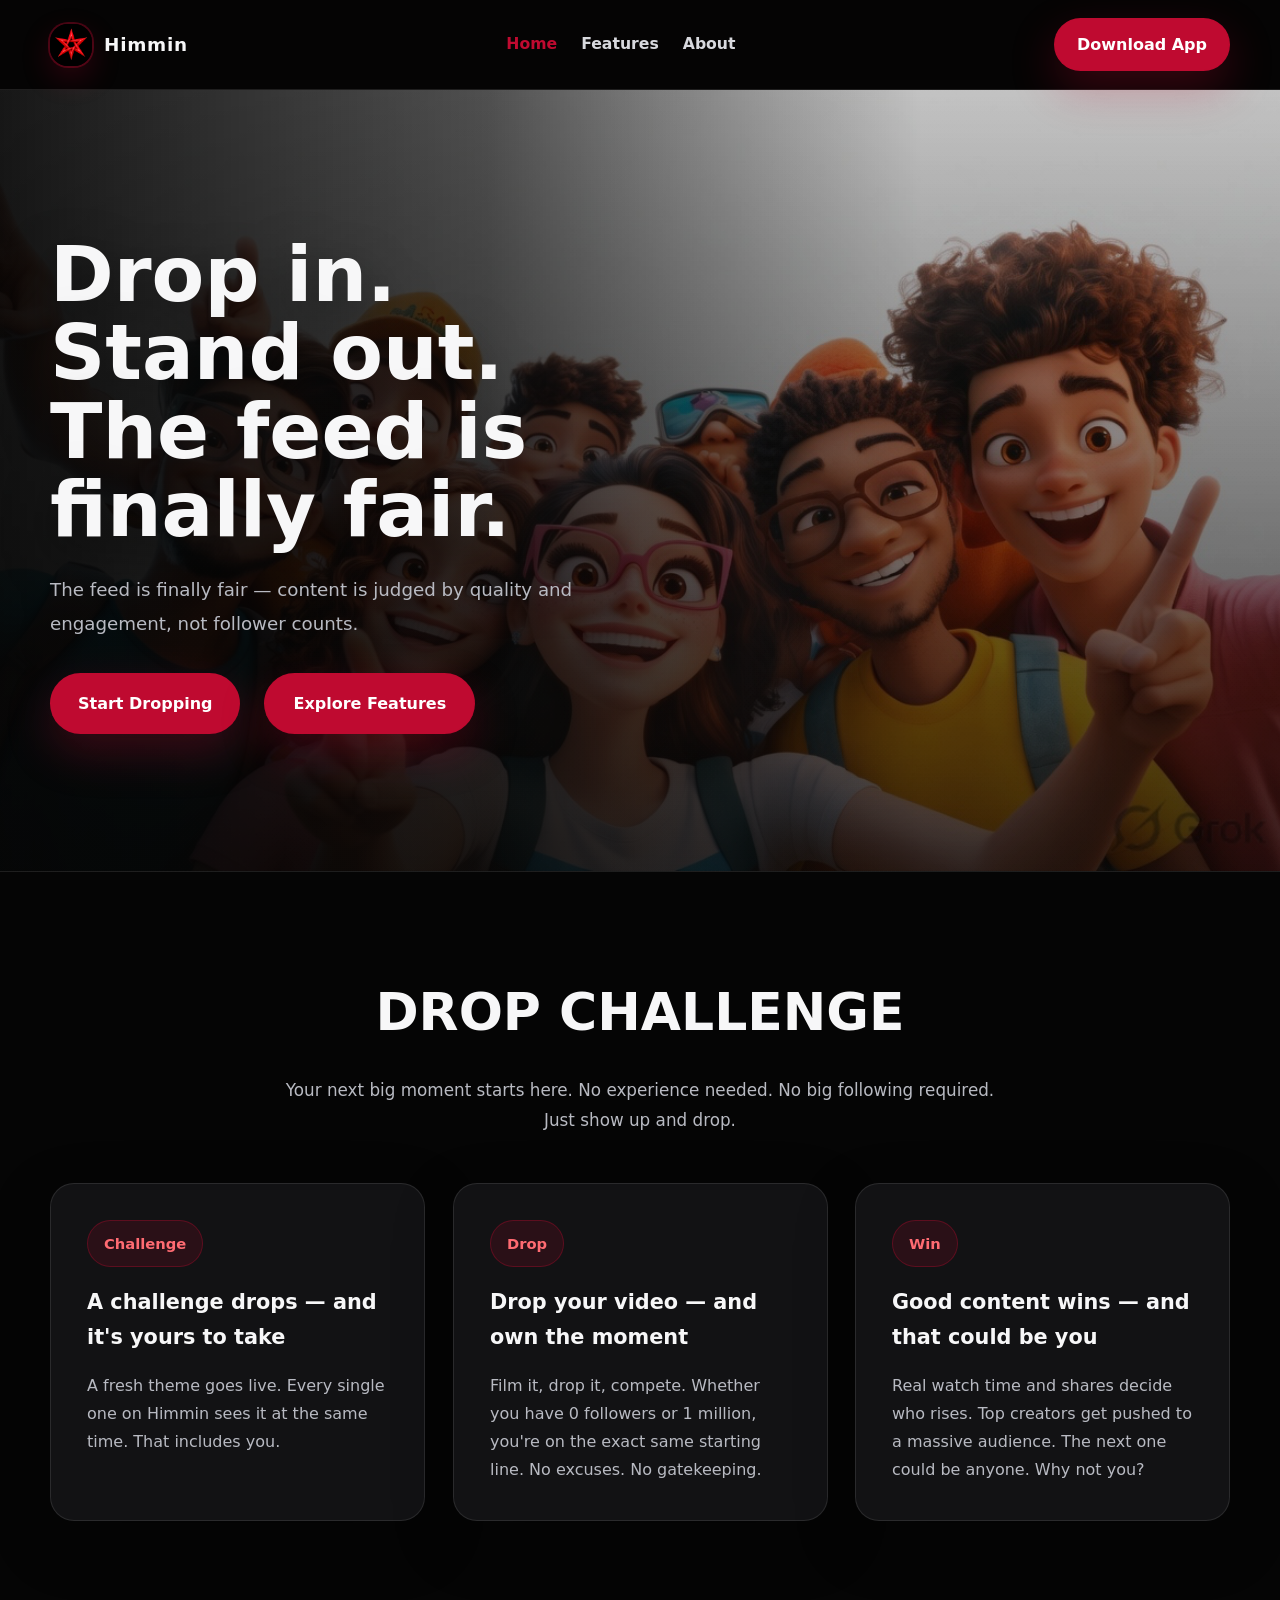
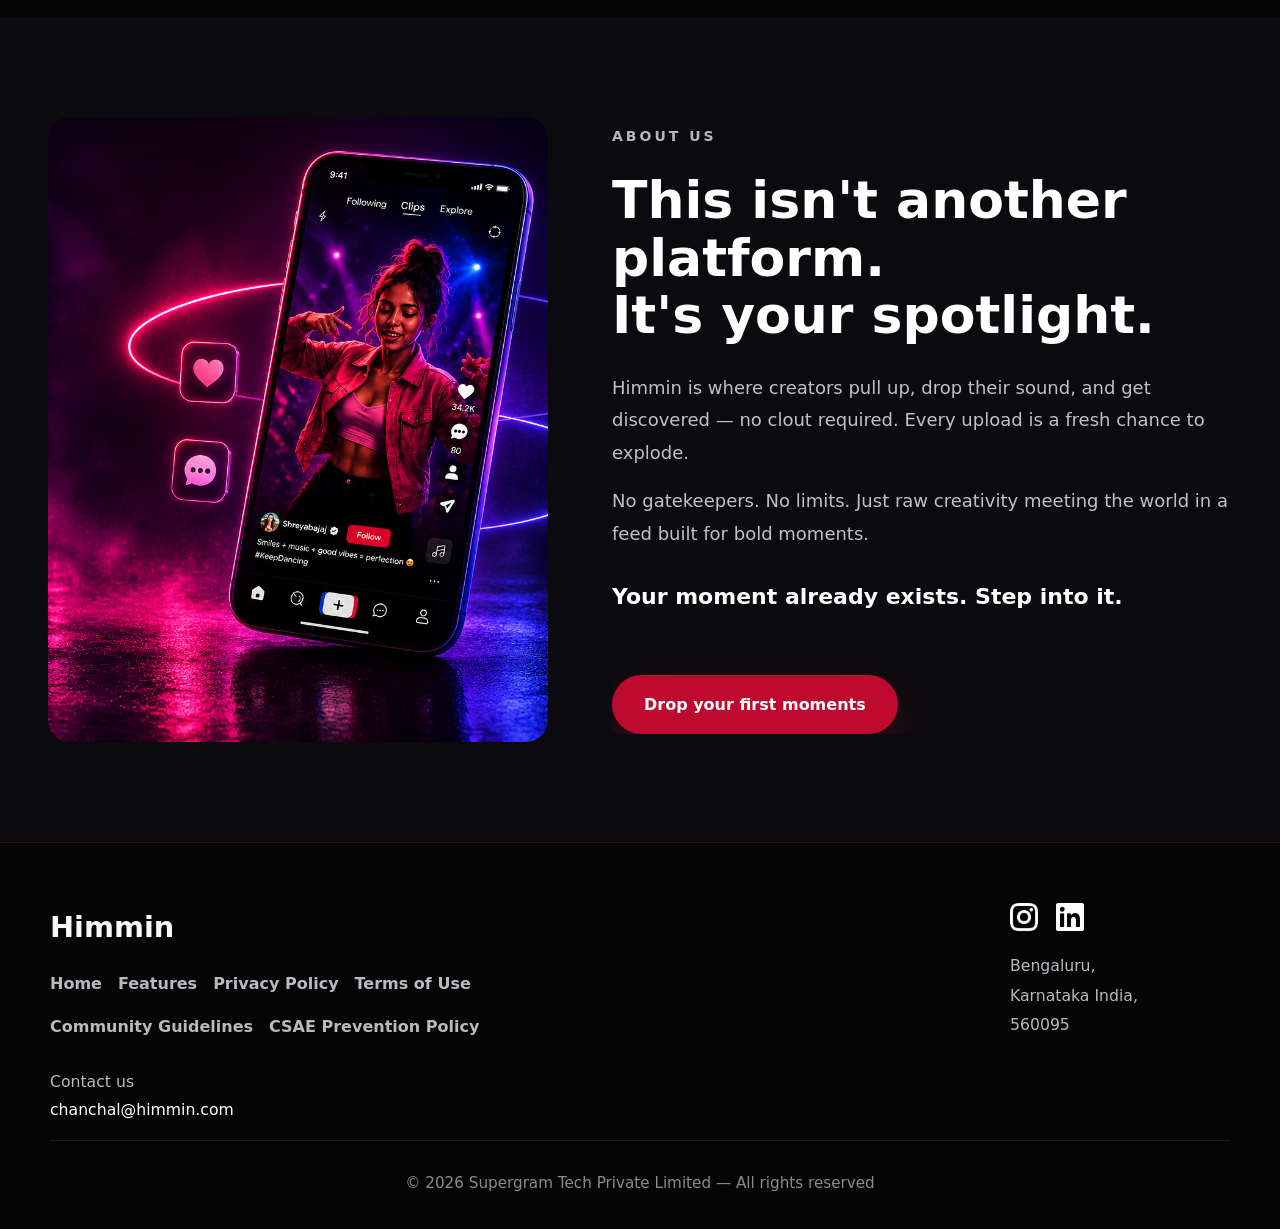
<file: index.html>
<!DOCTYPE html>
<html lang="en">
  <head>
    <meta charset="UTF-8" />
    <meta name="viewport" content="width=device-width, initial-scale=1.0" />
    <title>Himmin - Cultural Driven App</title>

    <!-- NEW FAVICONS (root folder) -->
    <link rel="icon" type="image/png" sizes="32x32" href="/favicon-32x32.png">
    <link rel="icon" type="image/png" sizes="192x192" href="/favicon-192x192.png">
    <link rel="apple-touch-icon" href="/apple-touch-icon.png">
    <link rel="shortcut icon" href="/favicon.ico">
    <link rel="manifest" href="/manifest.json">
    <link rel="canonical" href="https://himmin.com/">
    <meta property="og:title" content="Himmin - Cultural Driven App">
    <meta property="og:type" content="website">
    <meta property="og:url" content="https://himmin.com/">
    <meta property="og:image" content="https://himmin.com/favicon-192x192.png">
    <meta property="og:site_name" content="Himmin">

    <!-- GOOGLE LOGO STRUCTURED DATA -->
    <script type="application/ld+json">
    {
      "@context": "https://schema.org",
      "@type": "Organization",
      "name": "Himmin",
      "url": "https://himmin.com",
      "logo": "https://himmin.com/favicon-192x192.png"
    }
    </script>

    <style>
      *, *::before, *::after {
        box-sizing: border-box;
      }

      html {
        scroll-behavior: smooth;
      }

      :root {
        --bg: #050505;
        --bg-soft: #0b0b0d;
        --surface: #121214;
        --surface-strong: #18181b;
        --line: rgba(255, 255, 255, 0.1);
        --text: #f7f7f8;
        --muted: #b8bac2;
        --muted-strong: #d8d9de;
        --red: #bf0a30;
        --red-dark: #930722;
        --red-soft: rgba(191, 10, 48, 0.14);
        --red-line: rgba(191, 10, 48, 0.34);
      }

      body {
        margin: 0;
        font-family: Inter, system-ui, -apple-system, BlinkMacSystemFont, "Segoe UI", sans-serif;
        background:
          linear-gradient(180deg, rgba(191, 10, 48, 0.1) 0%, rgba(5, 5, 5, 0) 28%),
          var(--bg);
        color: var(--text);
        line-height: 1.7;
      }

      img {
        max-width: 100%;
        display: block;
      }

      a {
        color: inherit;
        text-decoration: none;
      }

      button,
      input {
        font: inherit;
      }

      .container {
        width: min(1180px, calc(100% - 40px));
        margin: 0 auto;
      }

      .navbar {
        position: sticky;
        top: 0;
        z-index: 1000;
        background: rgba(5, 5, 5, 0.92);
        color: var(--text);
        border-bottom: 1px solid var(--line);
        backdrop-filter: blur(18px);
      }

      .nav-inner {
        display: flex;
        align-items: center;
        justify-content: space-between;
        gap: 32px;
        padding: 18px 0;
      }

      .brand-link {
        display: flex;
        align-items: center;
        gap: 12px;
      }

      .logo {
        width: 42px;
        height: 42px;
        border-radius: 18px;
        object-fit: cover;
        box-shadow: 0 0 0 2px var(--red-line), 0 12px 30px rgba(191, 10, 48, 0.22);
      }

      .brand {
        font-size: 1.15rem;
        font-weight: 800;
        letter-spacing: 0.04em;
        color: var(--text);
      }

      .nav-links {
        display: flex;
        gap: 24px;
        align-items: center;
        flex-wrap: wrap;
      }

      .nav-links a {
        color: var(--muted-strong);
        font-size: 0.98rem;
        font-weight: 600;
        transition: color 0.2s ease, opacity 0.2s ease;
      }

      .nav-links a:hover,
      .nav-links a.active {
        color: var(--red);
        opacity: 1;
      }

      .hero {
        position: relative;
        min-height: calc(100svh - 118px);
        padding: 92px 0 84px;
        display: flex;
        align-items: center;
        background:
          linear-gradient(90deg, rgba(5, 5, 5, 0.92) 0%, rgba(5, 5, 5, 0.68) 38%, rgba(5, 5, 5, 0.18) 72%),
          linear-gradient(180deg, rgba(5, 5, 5, 0.05) 0%, rgba(5, 5, 5, 0.72) 100%),
          url("src/images/home-hero.png") center bottom / cover no-repeat;
        border-bottom: 1px solid var(--line);
      }

      .hero-grid {
        display: block;
      }

      .hero-copy {
        max-width: 560px;
      }

      .eyebrow {
        display: inline-flex;
        align-items: center;
        gap: 10px;
        margin-bottom: 24px;
        font-size: 0.95rem;
        font-weight: 700;
        color: var(--red);
        text-transform: uppercase;
        letter-spacing: 0.12em;
        text-shadow: 0 10px 30px rgba(0, 0, 0, 0.5);
      }

      .hero h1 {
        font-size: 4.8rem;
        line-height: 1.02;
        margin: 0 0 24px;
        color: var(--text);
        max-width: 740px;
        text-shadow: 0 18px 48px rgba(0, 0, 0, 0.55);
      }

      .hero p {
        font-size: 1.14rem;
        line-height: 1.85;
        margin: 0 0 32px;
        color: var(--muted);
        max-width: 620px;
        text-shadow: 0 12px 32px rgba(0, 0, 0, 0.58);
      }

      .hero-buttons {
        display: flex;
        flex-wrap: wrap;
        gap: 24px;
      }

      .hero-copy {
        max-width: 560px;
        animation: dropIn 0.9s ease-out both;
      }

      .btn {
        display: inline-flex;
        align-items: center;
        justify-content: center;
        padding: 16px 28px;
        border-radius: 999px;
        border: none;
        cursor: pointer;
        transition: transform 0.25s ease, background-color 0.25s ease, box-shadow 0.25s ease;
        font-weight: 700;
      }

      .btn-primary,
      .btn-secondary,
      .btn-download,
      .btn-cta {
        background: #bf0a30;
        color: #ffffff;
        box-shadow: 0 18px 45px rgba(191, 10, 48, 0.28);
        border: none;
      }

      .btn-primary:hover,
      .btn-secondary:hover,
      .btn-download:hover,
      .btn-cta:hover {
        transform: translateY(-2px);
        background: var(--red-dark);
      }

      .btn-secondary {
        border: 1px solid var(--red-line);
      }

      .btn-download {
        background: #bf0a30;
        color: #ffffff;
        border: 1px solid var(--red-line);
        box-shadow: 0 18px 45px rgba(191, 10, 48, 0.28);
        padding: 12px 22px;
      }

      .btn-download:hover {
        transform: translateY(-2px);
        background: var(--red-dark);
      }

      .section {
        padding: 96px 0;
      }

      .section-top {
        margin: 0 auto 48px;
        text-align: center;
      }

      .section-title {
        font-size: 3.25rem;
        margin: 0 0 18px;
        color: var(--text);
      }

      .section-subtitle {
        max-width: 720px;
        font-size: 1.05rem;
        line-height: 1.8;
        color: var(--muted);
        margin: 0 auto;
      }

      .section.about {
        position: relative;
        min-height: auto;
        padding: 100px 0;
        overflow: hidden;
        background: #0b0b0f;
        display: flex;
        align-items: center;
        justify-content: center;
      }

      .section.about .container {
        display: flex;
        align-items: center;
        justify-content: center;
        gap: clamp(36px, 5vw, 64px);
        width: 100%;
      }

      .about-image-panel {
        flex: 0 0 clamp(500px, 30vw, 360px);
        width: clamp(460px, 30vw, 360px);
        aspect-ratio: 4 / 5;
        display: flex;
        align-items: center;
        justify-content: center;
        position: relative;
        overflow: hidden;
        border-radius: 22px;
      }

      .about-image-panel img {
        width: 100%;
        height: 100%;
        display: block;
        object-fit: cover;
        object-position: 40% 40%;
      }

      .about-panel {
        flex: 1 1 0;
        max-width: 620px;
        display: flex;
        flex-direction: column;
        justify-content: center;
        color: #f7f7f8;
        overflow: hidden;
        position: relative;
        transform: translateY(28px);
        opacity: 0;
      }

      .about-panel.fade-up.visible {
        animation: panelReveal 0.9s ease forwards;
      }

      .about-label {
        margin: 0 0 24px 0;
        font-size: 0.875rem;
        letter-spacing: 3px;
        text-transform: uppercase;
        font-weight: 600;
        color: rgba(255, 255, 255, 0.7);
      }

      .about-headline {
        margin: 0;
        font-size: 52px;
        line-height: 1.1;
        font-weight: 800;
        color: #ffffff;
        word-break: break-word;
      }

      .about-copy {
        margin: 28px 0 0;
        font-size: 18px;
        line-height: 1.8;
        color: rgba(255, 255, 255, 0.75);
        text-align: left;
      }

      .about-copy + .about-copy {
        margin-top: 16px;
      }

      .about-highlight {
        margin-top: 32px;
        font-size: 22px;
        line-height: 1.4;
        font-weight: 700;
        color: #ffffff;
      }

      .btn-cta {
        display: inline-flex;
        align-items: center;
        justify-content: center;
        margin-top: 40px;
        padding: 16px 32px;
        border-radius: 999px;
        background: #bf0a30;
        box-shadow: 0 20px 50px rgba(191, 10, 48, 0.28);
        color: #ffffff;
        font-weight: 700;
        font-size: 1rem;
        border: none;
        text-decoration: none;
        width: fit-content;
      }

      @media (max-width: 1024px) {
        .section.about .container {
          flex-direction: column;
          gap: 34px;
        }

        .about-image-panel {
          flex: 0 0 auto;
          width: min(100%, 320px);
        }

        .about-panel {
          flex: 1 1 auto;
          text-align: center;
          align-items: center;
        }

        .about-headline {
          font-size: 40px;
        }
      }

      @media (max-width: 520px) {
        .section.about {
          padding: 60px 0;
        }

        .section.about .container {
          gap: 24px;
        }

        .about-image-panel {
          width: min(100%, 260px);
        }

        .about-headline {
          font-size: 28px;
          line-height: 1.2;
        }

        .about-copy {
          font-size: 16px;
          margin: 18px 0 0;
          text-align: center;
        }

        .about-highlight {
          font-size: 18px;
          margin-top: 20px;
        }

        .btn-cta {
          margin-top: 28px;
          padding: 14px 28px;
          font-size: 0.95rem;
        }
      }


      .phone-screen {
        position: absolute;
        inset: 20px;
        border-radius: 44px;
        background: radial-gradient(circle at top, rgba(255,255,255,0.03), transparent 45%), #09090d;
        overflow: hidden;
        border: 1px solid rgba(255,255,255,0.08);
      }

      .phone-screen::before {
        content: '';
        position: absolute;
        top: 18px;
        left: 50%;
        transform: translateX(-50%);
        width: 72px;
        height: 6px;
        border-radius: 999px;
        background: rgba(255, 255, 255, 0.15);
      }

      .screen-inner {
        position: relative;
        height: 100%;
        display: flex;
        flex-direction: column;
        justify-content: space-between;
        padding: 24px;
      }

      .screen-top {
        display: flex;
        justify-content: space-between;
        align-items: center;
        color: rgba(255, 255, 255, 0.75);
        font-size: 0.9rem;
      }

      .screen-top .dot {
        width: 8px;
        height: 8px;
        border-radius: 50%;
        background: var(--red);
      }

      .screen-card {
        position: relative;
        background: linear-gradient(180deg, rgba(255,255,255,0.08) 0%, rgba(255,255,255,0.02) 100%);
        border-radius: 36px;
        padding: 24px;
        margin-top: 22px;
        overflow: hidden;
        backdrop-filter: blur(18px);
      }

      .screen-card::before {
        content: '';
        position: absolute;
        inset: 0;
        background: radial-gradient(circle at top left, rgba(191, 10, 48, 0.2), transparent 38%);
        pointer-events: none;
      }

      .screen-hero {
        position: relative;
        height: 320px;
        border-radius: 28px;
        overflow: hidden;
        background: linear-gradient(180deg, #3f1a44 0%, #09080c 100%);
        margin-bottom: 20px;
      }

      .screen-hero::before {
        content: '';
        position: absolute;
        inset: 0;
        background: radial-gradient(circle at 40% 20%, rgba(255, 255, 255, 0.2), transparent 32%), radial-gradient(circle at 70% 80%, rgba(191, 10, 48, 0.22), transparent 20%);
      }

      .screen-hero .performer {
        position: absolute;
        bottom: 0;
        left: 0;
        right: 0;
        height: 70%;
        background: linear-gradient(180deg, rgba(255,255,255,0.04) 0%, rgba(0,0,0,0.5) 100%);
      }

      .screen-hero .stage-flare {
        position: absolute;
        top: 16px;
        left: 16px;
        right: 16px;
        height: 50px;
        background: radial-gradient(circle at center, rgba(191, 10, 48, 0.3), transparent 55%);
      }

      .screen-ui {
        position: absolute;
        inset: 0;
        display: flex;
        flex-direction: column;
        justify-content: space-between;
        padding: 20px;
        color: #fff;
      }

      .tag {
        display: inline-flex;
        align-items: center;
        gap: 8px;
        padding: 6px 12px;
        border-radius: 999px;
        background: rgba(191, 10, 48, 0.24);
        font-size: 0.78rem;
        font-weight: 700;
        text-transform: uppercase;
        letter-spacing: 0.12em;
      }

      .profile-chip {
        display: inline-flex;
        align-items: center;
        gap: 12px;
        margin-top: 16px;
      }

      .profile-chip span {
        width: 42px;
        height: 42px;
        border-radius: 50%;
        background: linear-gradient(135deg, var(--red), #d91543);
        box-shadow: 0 12px 26px rgba(191, 10, 48, 0.25);
      }

      .profile-chip strong {
        display: block;
        font-size: 1rem;
      }

      .profile-chip small {
        display: block;
        color: rgba(255, 255, 255, 0.72);
        font-size: 0.8rem;
      }

      .song-title {
        margin: 20px 0 0;
        font-size: 1rem;
        line-height: 1.4;
        color: rgba(255, 255, 255, 0.92);
      }

      .metrics {
        display: grid;
        grid-template-columns: repeat(2, minmax(0, 1fr));
        gap: 12px;
        margin-top: 22px;
      }

      .metric {
        display: flex;
        flex-direction: column;
        gap: 4px;
        font-size: 0.82rem;
        color: rgba(255, 255, 255, 0.75);
      }

      .metric strong {
        font-size: 1.05rem;
        color: #ffffff;
      }

      .screen-footer {
        display: flex;
        justify-content: space-between;
        align-items: center;
        margin-top: 10px;
        color: rgba(255, 255, 255, 0.75);
      }

      .follow-chip {
        display: inline-flex;
        align-items: center;
        gap: 10px;
        padding: 10px 16px;
        border-radius: 999px;
        background: rgba(255, 255, 255, 0.08);
        border: 1px solid rgba(255, 255, 255, 0.1);
        color: #ffffff;
        font-size: 0.9rem;
        font-weight: 700;
      }

      .screen-footer small {
        font-size: 0.8rem;
        color: rgba(255, 255, 255, 0.6);
      }

      @media (max-width: 900px) {
        .about-panel {
          padding: 56px 40px;
        }

        .about-grid {
          grid-template-columns: 1fr;
          gap: 48px;
        }

        .about-copy-panel::before {
          display: none;
        }

        .about-headline {
          font-size: 44px;
          max-width: 100%;
        }

        .about-copy {
          font-size: 20px;
          max-width: 100%;
        }

        .about-highlight {
          font-size: 28px;
          margin-top: 48px;
        }

        .neon-ring--outer,
        .neon-ring--inner {
          width: 340px;
          height: 340px;
        }

        .phone-mockup {
          width: 300px;
          min-height: 620px;
        }
      }

      @media (max-width: 520px) {
        .about-panel {
          padding: 36px 24px;
        }

        .about-headline {
          font-size: 34px;
          line-height: 1;
        }

        .about-copy {
          font-size: 18px;
          line-height: 1.7;
        }

        .about-highlight {
          font-size: 24px;
          margin-top: 40px;
        }

        .phone-mockup {
          width: 260px;
          min-height: 560px;
        }

        .screen-top,
        .screen-footer {
          justify-content: center;
        }
      }

      .feature-grid {
        display: grid;
        grid-template-columns: repeat(3, minmax(0, 1fr));
        gap: 28px;
      }

      .feature-card {
        background: var(--surface);
        border: 1px solid var(--line);
        border-radius: 24px;
        padding: 36px;
        min-height: 230px;
        box-shadow: 0 20px 60px rgba(0, 0, 0, 0.28);
        transition: transform 0.3s ease, border-color 0.3s ease, box-shadow 0.3s ease;
        animation: dropIn 0.95s ease-out both;
      }

      .feature-card:hover {
        transform: translateY(-6px);
        border-color: var(--red-line);
        box-shadow: 0 22px 70px rgba(191, 10, 48, 0.14);
      }

      .feature-card h3 {
        margin: 0 0 16px;
        font-size: 1.3rem;
        color: var(--text);
      }

      .feature-card p {
        margin: 0;
        color: var(--muted);
        line-height: 1.75;
      }

      .cards-badges {
        display: flex;
        flex-wrap: wrap;
        gap: 12px;
        margin-bottom: 18px;
      }

      .badge {
        display: inline-flex;
        align-items: center;
        padding: 10px 16px;
        border-radius: 999px;
        background: var(--red-soft);
        color: #ff6b72;
        border: 1px solid var(--red-line);
        font-weight: 700;
        font-size: 0.92rem;
      }

      .rewards {
        background: linear-gradient(180deg, rgba(191, 10, 48, 0.08), rgba(5, 5, 5, 0));
      }

      .rewards-grid {
        display: grid;
        grid-template-columns: 1.1fr 0.9fr;
        gap: 56px;
        align-items: center;
      }

      .rewards-card {
        background: var(--surface);
        border-radius: 28px;
        padding: 36px;
        border: 1px solid var(--line);
        box-shadow: 0 24px 65px rgba(0, 0, 0, 0.3);
      }

      .rewards-card h3 {
        margin: 0 0 18px;
        font-size: 1.9rem;
        color: var(--text);
      }

      .rewards-card ul {
        list-style: none;
        padding: 0;
        margin: 24px 0 0;
      }

      .rewards-card li {
        display: flex;
        gap: 14px;
        margin-bottom: 18px;
        font-size: 1rem;
        line-height: 1.8;
        color: var(--muted);
      }

      .rewards-card li::before {
        content: '•';
        color: var(--red);
        font-weight: 800;
      }

      .section-image {
        display: flex;
        justify-content: center;
      }

      .section-image img {
        border-radius: 28px;
        box-shadow: 0 25px 60px rgba(0, 0, 0, 0.42), 0 0 0 1px var(--red-line);
        transform: translateY(-6px);
        animation: dropIn 1s ease-out both;
      }

      .section-image img:hover {
        transform: translateY(-10px) scale(1.02);
      }

      @keyframes dropIn {
        from {
          opacity: 0;
          transform: translateY(-40px) scale(0.96);
        }
        to {
          opacity: 1;
          transform: translateY(0) scale(1);
        }
      }

      @keyframes panelReveal {
        from {
          opacity: 0;
          transform: translateY(32px);
        }
        to {
          opacity: 1;
          transform: translateY(0);
        }
      }

      /* falling drops animation */
      .drops {
        display: none;
        position: fixed;
        top: 0;
        left: 0;
        width: 100%;
        height: 0;
        pointer-events: none;
        overflow: visible;
        z-index: 900;
      }

      .drop {
        position: absolute;
        top: -60px;
        width: 12px;
        height: 18px;
        background: radial-gradient(circle at 30% 30%, #fff, #d91543 58%, var(--red) 100%);
        border-radius: 50% 50% 60% 60% / 60% 60% 40% 40%;
        filter: drop-shadow(0 6px 12px rgba(191, 10, 48, 0.24));
        opacity: 0.95;
        transform-origin: center;
        animation: fall var(--dur, 4s) linear infinite;
      }

      @keyframes fall {
        0% { transform: translateY(-20vh) rotate(0deg); opacity: 1; }
        70% { opacity: 0.95; }
        100% { transform: translateY(110vh) rotate(360deg); opacity: 0; }
      }

      .footer {
        background: #050505;
        color: var(--muted-strong);
        padding: 60px 0 32px;
        border-top: 1px solid var(--red-line);
      }

      .footer-container {
        display: flex;
        justify-content: space-between;
        gap: 48px;
        flex-wrap: wrap;
        align-items: flex-start;
      }

      .footer-left {
        max-width: 480px;
      }

      .footer-left h2 {
        margin: 0 0 18px;
        color: var(--text);
        font-size: 1.8rem;
      }

      .footer-links {
        display: flex;
        flex-wrap: wrap;
        gap: 16px;
        margin-bottom: 28px;
      }

      .footer-links a {
        color: var(--muted);
        font-weight: 600;
      }

      .footer-links a:hover {
        color: var(--red);
      }

      .contact-text {
        color: var(--muted);
        font-size: 0.98rem;
        line-height: 1.8;
      }

      .contact-text a {
        color: #ffffff;
      }

      .footer-right {
        min-width: 220px;
      }

      .social-icons {
        display: flex;
        gap: 18px;
        margin-bottom: 20px;
      }

      .social-icons img {
        width: 28px;
        height: 28px;
      }

      .address {
        color: var(--muted);
        line-height: 1.9;
        font-size: 0.98rem;
      }

      .footer-bottom {
        text-align: center;
        padding-top: 30px;
        color: #888b94;
        font-size: 0.95rem;
        border-top: 1px solid var(--line);
      }

      @media (max-width: 1080px) {
        .rewards-grid {
          grid-template-columns: 1fr;
        }

        .feature-grid {
          grid-template-columns: repeat(2, minmax(0, 1fr));
        }

        .hero {
          padding: 80px 0 72px;
          background:
            linear-gradient(90deg, rgba(5, 5, 5, 0.92) 0%, rgba(5, 5, 5, 0.64) 55%, rgba(5, 5, 5, 0.22) 100%),
            linear-gradient(180deg, rgba(5, 5, 5, 0.08) 0%, rgba(5, 5, 5, 0.78) 100%),
            url("src/images/home-hero.png") center bottom / cover no-repeat;
        }

        .hero h1 {
          font-size: 4rem;
        }
      }


      @media (max-width: 768px) {
        .nav-inner {
          flex-direction: column;
          align-items: stretch;
          gap: 16px;
        }

        .nav-links {
          gap: 16px;
          width: 100%;
          justify-content: space-between;
        }

        .btn-download {
          align-self: flex-start;
        }

        .hero {
          min-height: calc(100svh - 170px);
          padding: 64px 0;
          background:
            linear-gradient(180deg, rgba(5, 5, 5, 0.92) 0%, rgba(5, 5, 5, 0.56) 46%, rgba(5, 5, 5, 0.82) 100%),
            url("src/images/home-hero.png") center bottom / cover no-repeat;
        }

        .hero h1 {
          font-size: 2.8rem;
        }

        .section-title {
          font-size: 2.6rem;
        }

        .feature-grid {
          grid-template-columns: 1fr;
        }

        .section {
          padding: 72px 0;
        }

        .section-top {
          margin-bottom: 36px;
        }

        .footer-container {
          flex-direction: column;
          align-items: center;
          text-align: center;
        }

        .footer-right {
          text-align: center;
        }
      }

      @media (max-width: 520px) {
        .container {
          width: calc(100% - 28px);
        }

        .hero h1 {
          font-size: 2.4rem;
        }

        .hero p {
          font-size: 1rem;
          line-height: 1.7;
        }

        .hero-buttons {
          flex-direction: column;
          align-items: stretch;
        }

        .hero-buttons .btn {
          width: 100%;
        }

        .feature-card,
        .rewards-card {
          padding: 26px;
        }

      }

      ::-webkit-input-placeholder {
        color: #fff;
      }

      :-moz-placeholder {
        color: #fff;
        opacity: 1;
      }

      ::-moz-placeholder {
        color: #fff;
        opacity: 1;
      }

      :-ms-input-placeholder {
        color: #fff;
      }

      ::-ms-input-placeholder {
        color: #fff;
      }

      ::placeholder {
        color: #fff;
      }
    </style>
  </head>

  <body>
    <header class="navbar">
      <div class="container nav-inner">
        <a href="./index.html" class="brand-link">
          <img src="src/images/logo.png" alt="Himmin logo" class="logo" />
          <span class="brand">Himmin</span>
        </a>

        <nav class="nav-links">
          <a href="#home">Home</a>
          <a href="#feature">Features</a>
          <a href="#about">About</a>
        </nav>
        <a href="https://play.google.com/store/apps/details?id=com.supergram&hl=en" class="btn btn-download" target="_blank" rel="noopener noreferrer">Download App</a>
      </div>
    </header>

    <div class="drops" aria-hidden="true">
      <span class="drop" style="left:6%; --dur:5s; animation-delay:0s;"></span>
      <span class="drop" style="left:18%; --dur:6s; animation-delay:0.8s;"></span>
      <span class="drop" style="left:30%; --dur:4.5s; animation-delay:0.3s;"></span>
      <span class="drop" style="left:44%; --dur:5.5s; animation-delay:1.2s;"></span>
      <span class="drop" style="left:58%; --dur:6.2s; animation-delay:0.6s;"></span>
      <span class="drop" style="left:72%; --dur:4.8s; animation-delay:1s;"></span>
      <span class="drop" style="left:84%; --dur:5.8s; animation-delay:0.4s;"></span>
      <span class="drop" style="left:92%; --dur:6.5s; animation-delay:0.9s;"></span>
    </div>

    <main>
      <section id="home" class="hero">
        <div class="container hero-grid">
          <div class="hero-copy">
            <h1>Drop in. Stand out. The feed is finally fair.</h1>
            <p>
              The feed is finally fair — content is judged by quality and engagement, not follower counts.
            </p>
            <div class="hero-buttons">
              <a href="#feature" class="btn btn-primary">Start Dropping</a>
              <a href="#feature" class="btn btn-secondary">Explore Features</a>
            </div>
          </div>
        </div>
      </section>

      <section id="feature" class="section features">
        <div class="container">
          <div class="section-top">
            <h2 class="section-title">DROP CHALLENGE</h2>
            <p class="section-subtitle">
              Your next big moment starts here. No experience needed. No big following required. Just show up and drop.
            </p>
          </div>

          <div class="feature-grid">
            <div class="feature-card">
              <div class="cards-badges">
                <span class="badge">Challenge</span>
              </div>
              <h3>A challenge drops — and it&#39;s yours to take</h3>
              <p>
                A fresh theme goes live. Every single one on Himmin sees it at the same time. That includes you.
              </p>
            </div>

            <div class="feature-card">
              <div class="cards-badges">
                <span class="badge">Drop</span>
              </div>
              <h3>Drop your video — and own the moment</h3>
              <p>
                Film it, drop it, compete. Whether you have 0 followers or 1 million, you're on the exact same starting line. No excuses. No gatekeeping.
              </p>
            </div>

            <div class="feature-card">
              <div class="cards-badges">
                <span class="badge">Win</span>
              </div>
              <h3>Good content wins — and that could be you</h3>
              <p>
                Real watch time and shares decide who rises. Top creators get pushed to a massive audience. The next one could be anyone. Why not you?
              </p>
            </div>
          </div>
        </div>
      </section>

      <section id="about" class="section about">
        <div class="container">
          <div class="about-image-panel fade-up">
              <img src="src/images/chatgptimage.png" alt="Himmin Creative" />
          </div>

          <div class="about-panel fade-up">
            <p class="about-label">ABOUT US</p>
            <h2 class="about-headline">
              This isn't another platform.<br />
              It's your spotlight.
            </h2>
            <p class="about-copy">
              Himmin is where creators pull up, drop their sound, and get discovered — no clout required. Every upload is a fresh chance to explode.
            </p>
            <p class="about-copy">
              No gatekeepers. No limits. Just raw creativity meeting the world in a feed built for bold moments.
            </p>
            <p class="about-highlight">Your moment already exists. Step into it.</p>
            <a href="https://play.google.com/store/apps/details?id=com.supergram&hl=en" class="btn-cta" target="_blank" rel="noopener noreferrer">Drop your first moments</a>
          </div>
        </div>
      </section>

    </main>

    <footer class="footer">
      <div class="container footer-container">
        <div class="footer-left">
          <h2>Himmin</h2>
          <nav class="footer-links">
            <a href="#home">Home</a>
            <a href="#feature">Features</a>
            <a href="legal/privacy.html" target="_blank">Privacy Policy</a>
            <a href="legal/terms.html" target="_blank">Terms of Use</a>
            <a href="legal/community.html" target="_blank">Community Guidelines</a>
            <a href="legal/csae.html" target="_blank">CSAE Prevention Policy</a>
          </nav>
          <p class="contact-text">
            Contact us<br />
            <a href="mailto:chanchal@himmin.com">chanchal@himmin.com</a>
          </p>
        </div>

        <div class="footer-right">
          <div class="social-icons">
            <a href="https://www.instagram.com/officialsupergram" aria-label="Instagram">
              <img src="src/images/insta.png" alt="Instagram" />
            </a>
            <a href="https://www.linkedin.com/company/officialsupergram" aria-label="LinkedIn">
              <img src="src/images/linkedin.png" alt="LinkedIn" />
            </a>
          </div>
          <p class="address">
            Bengaluru,<br />
            Karnataka India,<br />
            560095
          </p>
        </div>
      </div>

      <div class="container footer-bottom">
        © <script>document.write(/\d{4}/.exec(Date())[0]);</script> Supergram Tech Private Limited — All rights reserved
      </div>
    </footer>

    <script>
      const navLinks = document.querySelectorAll('.nav-links a');
      const sections = Array.from(navLinks).map(link => document.querySelector(link.getAttribute('href'))).filter(Boolean);

      // If headline-word spans exist (older markup), assign animation order.
      const headlineWords = document.querySelectorAll('.about-headline .headline-word');
      if (headlineWords.length) {
        headlineWords.forEach((word, index) => {
          word.style.setProperty('--word-order', index);
        });
      }

      const observer = new IntersectionObserver((entries) => {
        entries.forEach(entry => {
          const id = entry.target.id;
          const navLink = document.querySelector(`.nav-links a[href="#${id}"]`);
          if (navLink) {
            if (entry.isIntersecting) {
              navLinks.forEach(link => link.classList.remove('active'));
              navLink.classList.add('active');
            }
          }
        });
      }, {
        root: null,
        threshold: 0.35
      });

      sections.forEach(section => observer.observe(section));

      const fadeElements = document.querySelectorAll('.fade-up');
      const fadeObserver = new IntersectionObserver((entries) => {
        entries.forEach(entry => {
          if (entry.isIntersecting) {
            entry.target.classList.add('visible');
            fadeObserver.unobserve(entry.target);
          }
        });
      }, { threshold: 0.2 });

      fadeElements.forEach(el => fadeObserver.observe(el));
    </script>
  </body>
</html>
</file>
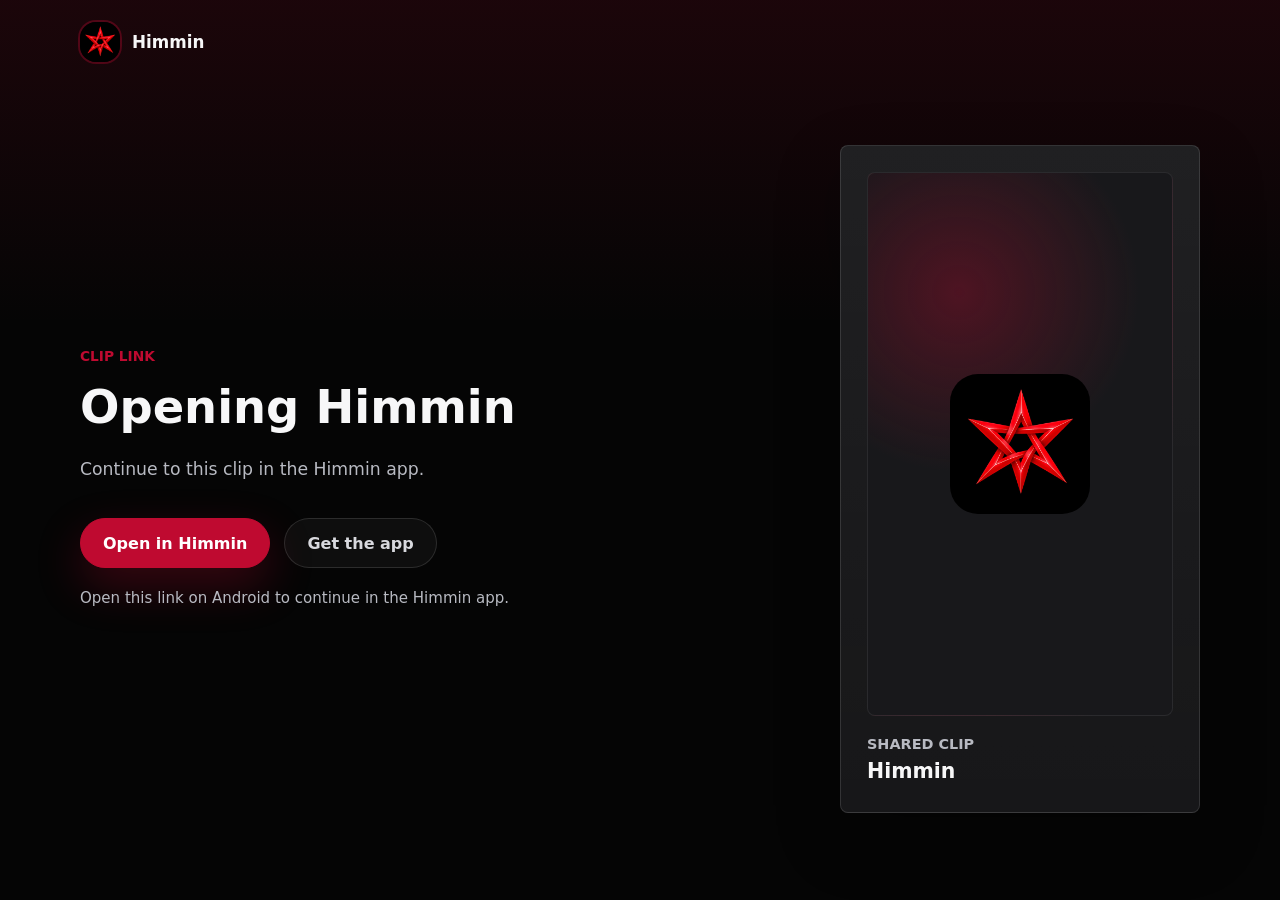
<file: clip/index.html>
<!DOCTYPE html>
<html lang="en">
  <head>
    <meta charset="UTF-8" />
    <meta name="viewport" content="width=device-width, initial-scale=1.0" />
    <title>Open clip on Himmin</title>
    <meta name="description" content="Open this Himmin clip in the app." />

    <link rel="icon" type="image/png" sizes="32x32" href="/favicon-32x32.png" />
    <link rel="icon" type="image/png" sizes="192x192" href="/favicon-192x192.png" />
    <link rel="apple-touch-icon" href="/apple-touch-icon.png" />
    <link rel="shortcut icon" href="/favicon.ico" />
    <link rel="manifest" href="/manifest.json" />
    <link rel="canonical" href="https://www.himmin.com/clip" />

    <meta property="og:title" content="Open this Himmin clip" />
    <meta property="og:description" content="Continue to this clip in the Himmin app." />
    <meta property="og:type" content="video.other" />
    <meta property="og:url" content="https://www.himmin.com/clip" />
    <meta property="og:image" content="https://www.himmin.com/src/images/new_logo.jpeg" />
    <meta property="og:image:width" content="1280" />
    <meta property="og:image:height" content="1280" />
    <meta property="og:site_name" content="Himmin" />

    <meta name="twitter:card" content="summary_large_image" />
    <meta name="twitter:title" content="Open this Himmin clip" />
    <meta name="twitter:description" content="Continue to this clip in the Himmin app." />
    <meta name="twitter:image" content="https://www.himmin.com/src/images/new_logo.jpeg" />

    <style>
      *, *::before, *::after {
        box-sizing: border-box;
      }

      :root {
        --bg: #050505;
        --surface: #121214;
        --surface-strong: #18181b;
        --line: rgba(255, 255, 255, 0.12);
        --text: #f7f7f8;
        --muted: #b8bac2;
        --muted-strong: #d8d9de;
        --red: #bf0a30;
        --red-dark: #930722;
      }

      html {
        min-height: 100%;
      }

      body {
        min-height: 100vh;
        margin: 0;
        font-family: Inter, system-ui, -apple-system, BlinkMacSystemFont, "Segoe UI", sans-serif;
        color: var(--text);
        background:
          linear-gradient(180deg, rgba(191, 10, 48, 0.12) 0%, rgba(5, 5, 5, 0) 36%),
          var(--bg);
      }

      a {
        color: inherit;
        text-decoration: none;
      }

      .page {
        min-height: 100vh;
        display: grid;
        grid-template-rows: auto 1fr;
      }

      .topbar {
        width: min(1120px, calc(100% - 40px));
        margin: 0 auto;
        padding: 22px 0;
      }

      .brand-link {
        display: inline-flex;
        align-items: center;
        gap: 12px;
        color: var(--text);
        font-size: 1.05rem;
        font-weight: 800;
        letter-spacing: 0;
      }

      .brand-link img {
        width: 40px;
        height: 40px;
        border-radius: 16px;
        object-fit: cover;
        box-shadow: 0 0 0 2px rgba(191, 10, 48, 0.34);
      }

      .content {
        width: min(1120px, calc(100% - 40px));
        margin: 0 auto;
        display: grid;
        grid-template-columns: minmax(0, 1fr) 360px;
        gap: 52px;
        align-items: center;
        padding: 54px 0 84px;
      }

      .copy {
        max-width: 620px;
      }

      .eyebrow {
        margin: 0 0 18px;
        color: var(--red);
        font-size: 0.86rem;
        font-weight: 800;
        letter-spacing: 0;
        text-transform: uppercase;
      }

      h1 {
        margin: 0;
        color: var(--text);
        font-size: 2.9rem;
        line-height: 1.08;
        letter-spacing: 0;
      }

      .summary {
        margin: 22px 0 0;
        color: var(--muted);
        font-size: 1.08rem;
        line-height: 1.75;
        max-width: 560px;
      }

      .actions {
        display: flex;
        flex-wrap: wrap;
        gap: 14px;
        margin-top: 34px;
      }

      .button {
        display: inline-flex;
        align-items: center;
        justify-content: center;
        min-height: 50px;
        padding: 13px 22px;
        border-radius: 999px;
        font-weight: 800;
        transition: transform 0.2s ease, background-color 0.2s ease, border-color 0.2s ease;
      }

      .button-primary {
        background: var(--red);
        color: #ffffff;
        border: 1px solid var(--red);
        box-shadow: 0 18px 45px rgba(191, 10, 48, 0.28);
      }

      .button-secondary {
        color: var(--muted-strong);
        border: 1px solid var(--line);
        background: rgba(255, 255, 255, 0.04);
      }

      .button:hover {
        transform: translateY(-2px);
      }

      .button-primary:hover {
        background: var(--red-dark);
        border-color: var(--red-dark);
      }

      .button-secondary:hover {
        border-color: rgba(255, 255, 255, 0.24);
      }

      .status {
        margin: 18px 0 0;
        color: var(--muted);
        font-size: 0.94rem;
        line-height: 1.6;
      }

      .clip-panel {
        border: 1px solid var(--line);
        border-radius: 8px;
        background:
          linear-gradient(180deg, rgba(255, 255, 255, 0.06), rgba(255, 255, 255, 0.02)),
          var(--surface);
        padding: 26px;
        box-shadow: 0 24px 64px rgba(0, 0, 0, 0.28);
      }

      .clip-media {
        aspect-ratio: 9 / 16;
        border-radius: 8px;
        display: grid;
        place-items: center;
        background:
          radial-gradient(circle at 30% 22%, rgba(191, 10, 48, 0.32), rgba(191, 10, 48, 0) 38%),
          var(--surface-strong);
        border: 1px solid rgba(255, 255, 255, 0.08);
      }

      .clip-media img {
        width: min(46%, 150px);
        height: auto;
        display: block;
        border-radius: 28px;
      }

      .clip-label {
        margin: 20px 0 0;
        color: var(--muted);
        font-size: 0.9rem;
        font-weight: 700;
        letter-spacing: 0;
        text-transform: uppercase;
      }

      .clip-value {
        margin: 6px 0 0;
        color: var(--text);
        font-size: 1.28rem;
        font-weight: 800;
        line-height: 1.35;
        overflow-wrap: anywhere;
      }

      @media (max-width: 820px) {
        .content {
          grid-template-columns: 1fr;
          gap: 34px;
          padding-top: 34px;
        }

        h1 {
          font-size: 2.25rem;
        }

        .summary {
          font-size: 1rem;
        }

        .clip-panel {
          order: -1;
          max-width: 360px;
        }
      }

      @media (max-width: 520px) {
        .topbar,
        .content {
          width: min(100% - 28px, 1120px);
        }

        .actions {
          flex-direction: column;
        }

        .button {
          width: 100%;
        }
      }
    </style>
  </head>
  <body>
    <main class="page">
      <header class="topbar">
        <a class="brand-link" href="/" aria-label="Himmin home">
          <img src="/src/images/logo.png" alt="" />
          <span>Himmin</span>
        </a>
      </header>

      <section class="content" aria-labelledby="page-title">
        <div class="copy">
          <p class="eyebrow">Clip link</p>
          <h1 id="page-title">Opening Himmin</h1>
          <p class="summary" id="clip-summary">Continue to this clip in the Himmin app.</p>

          <div class="actions">
            <a class="button button-primary" id="open-app" href="https://play.google.com/store/apps/details?id=com.supergram&amp;hl=en_IN">Open in Himmin</a>
            <a class="button button-secondary" id="install-app" href="https://play.google.com/store/apps/details?id=com.supergram&amp;hl=en_IN" target="_blank" rel="noopener noreferrer">Get the app</a>
          </div>

          <p class="status" id="open-status">If Himmin is installed, this clip link can open directly in the app.</p>
        </div>

        <aside class="clip-panel" aria-label="Shared Himmin clip">
          <div class="clip-media">
            <img src="/src/images/logo.png" alt="Himmin" />
          </div>
          <p class="clip-label">Shared clip</p>
          <p class="clip-value" id="clip-value">Himmin</p>
        </aside>
      </section>
    </main>

    <script>
      (function () {
        const packageName = 'com.supergram';
        const playStoreUrl = 'https://play.google.com/store/apps/details?id=com.supergram&hl=en_IN';
        const params = new URLSearchParams(window.location.search);
        const rawClipId = (params.get('c') || '').trim().slice(0, 160);
        const hasClip = rawClipId.length > 0;
        const encodedClipId = encodeURIComponent(rawClipId);
        const pathAndQuery = hasClip
          ? `reels?clipId=${encodedClipId}&fetchClips=true&isFullScreen=true`
          : 'reels';
        const intentUrl = `intent://${pathAndQuery}#Intent;scheme=supergram;package=${packageName};S.browser_fallback_url=${encodeURIComponent(playStoreUrl)};end`;
        const isAndroid = /Android/i.test(navigator.userAgent);

        const title = document.getElementById('page-title');
        const summary = document.getElementById('clip-summary');
        const clipValue = document.getElementById('clip-value');
        const openApp = document.getElementById('open-app');
        const installApp = document.getElementById('install-app');
        const status = document.getElementById('open-status');

        openApp.href = isAndroid ? intentUrl : playStoreUrl;
        installApp.href = playStoreUrl;

        if (hasClip) {
          document.title = 'Watch this clip on Himmin';
          title.textContent = 'Open this clip on Himmin';
          summary.textContent = 'Continue to this clip in the Himmin app.';
          clipValue.textContent = rawClipId;
          status.textContent = isAndroid
            ? 'Opening the app now. Use the button if the browser stays here.'
            : 'Open this link on Android to continue in the Himmin app.';
        } else {
          status.textContent = isAndroid
            ? 'Opening the app now. Use the button if the browser stays here.'
            : 'Open this link on Android to continue in the Himmin app.';
        }

        if (isAndroid) {
          window.setTimeout(function () {
            if (!document.hidden) {
              window.location.href = intentUrl;
            }
          }, 650);
        }
      })();
    </script>
  </body>
</html>
</file>
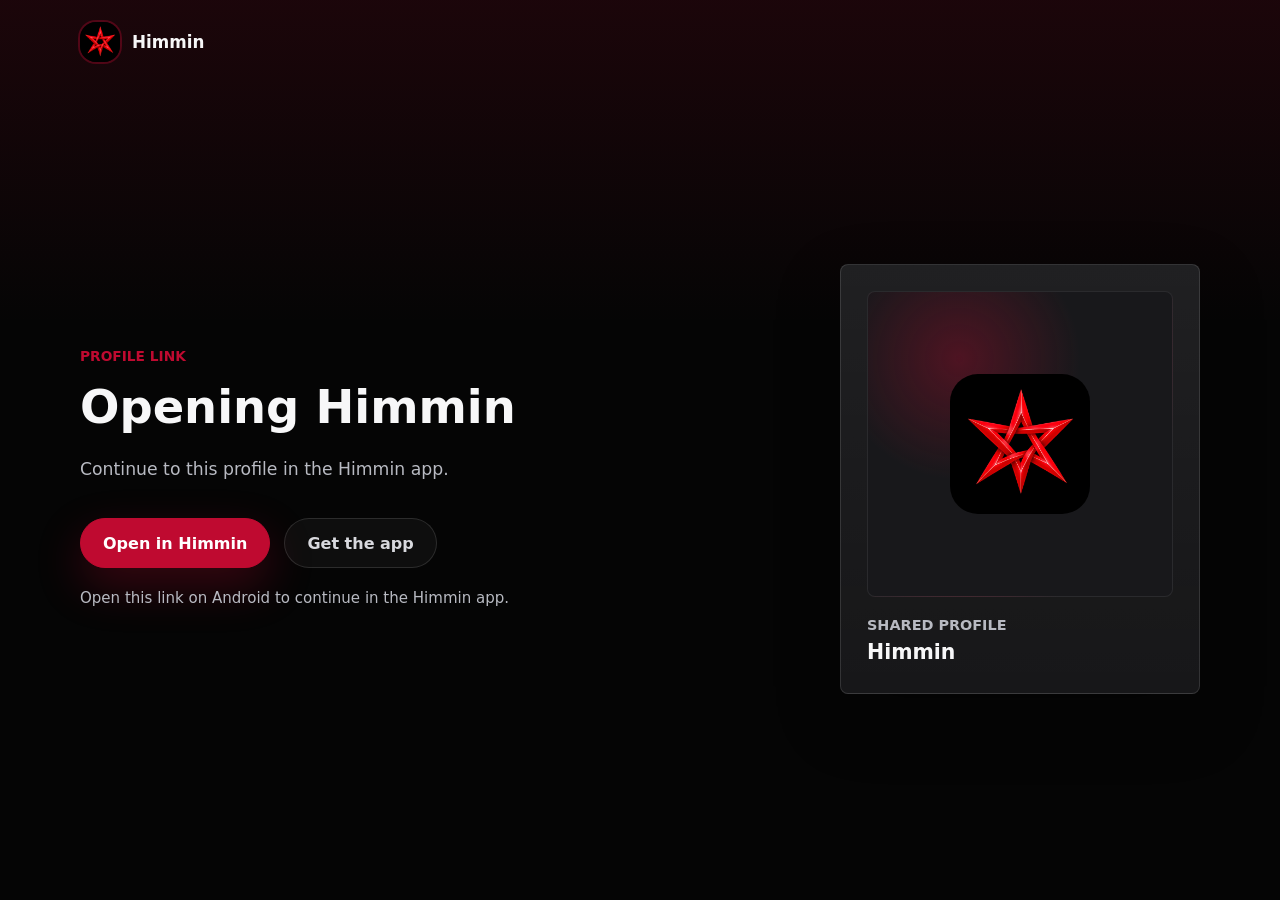
<file: profile/index.html>
<!DOCTYPE html>
<html lang="en">
  <head>
    <meta charset="UTF-8" />
    <meta name="viewport" content="width=device-width, initial-scale=1.0" />
    <title>Open profile on Himmin</title>
    <meta name="description" content="Open this Himmin profile in the app." />

    <link rel="icon" type="image/png" sizes="32x32" href="/favicon-32x32.png" />
    <link rel="icon" type="image/png" sizes="192x192" href="/favicon-192x192.png" />
    <link rel="apple-touch-icon" href="/apple-touch-icon.png" />
    <link rel="shortcut icon" href="/favicon.ico" />
    <link rel="manifest" href="/manifest.json" />
    <link rel="canonical" href="https://himmin.com/profile/" />

    <meta property="og:title" content="Open this Himmin profile" />
    <meta property="og:description" content="Continue to this profile in the Himmin app." />
    <meta property="og:type" content="website" />
    <meta property="og:url" content="https://himmin.com/profile/" />
    <meta property="og:image" content="https://himmin.com/src/images/new_logo.jpeg" />
    <meta property="og:image:width" content="1280" />
    <meta property="og:image:height" content="1280" />
    <meta property="og:site_name" content="Himmin" />

    <meta name="twitter:card" content="summary_large_image" />
    <meta name="twitter:title" content="Open this Himmin profile" />
    <meta name="twitter:description" content="Continue to this profile in the Himmin app." />
    <meta name="twitter:image" content="https://himmin.com/src/images/new_logo.jpeg" />

    <style>
      *, *::before, *::after {
        box-sizing: border-box;
      }

      :root {
        --bg: #050505;
        --surface: #121214;
        --surface-strong: #18181b;
        --line: rgba(255, 255, 255, 0.12);
        --text: #f7f7f8;
        --muted: #b8bac2;
        --muted-strong: #d8d9de;
        --red: #bf0a30;
        --red-dark: #930722;
        --red-soft: rgba(191, 10, 48, 0.16);
      }

      html {
        min-height: 100%;
      }

      body {
        min-height: 100vh;
        margin: 0;
        font-family: Inter, system-ui, -apple-system, BlinkMacSystemFont, "Segoe UI", sans-serif;
        color: var(--text);
        background:
          linear-gradient(180deg, rgba(191, 10, 48, 0.12) 0%, rgba(5, 5, 5, 0) 36%),
          var(--bg);
      }

      a {
        color: inherit;
        text-decoration: none;
      }

      .page {
        min-height: 100vh;
        display: grid;
        grid-template-rows: auto 1fr;
      }

      .topbar {
        width: min(1120px, calc(100% - 40px));
        margin: 0 auto;
        padding: 22px 0;
      }

      .brand-link {
        display: inline-flex;
        align-items: center;
        gap: 12px;
        color: var(--text);
        font-size: 1.05rem;
        font-weight: 800;
        letter-spacing: 0;
      }

      .brand-link img {
        width: 40px;
        height: 40px;
        border-radius: 16px;
        object-fit: cover;
        box-shadow: 0 0 0 2px rgba(191, 10, 48, 0.34);
      }

      .content {
        width: min(1120px, calc(100% - 40px));
        margin: 0 auto;
        display: grid;
        grid-template-columns: minmax(0, 1fr) 360px;
        gap: 52px;
        align-items: center;
        padding: 54px 0 84px;
      }

      .copy {
        max-width: 620px;
      }

      .eyebrow {
        margin: 0 0 18px;
        color: var(--red);
        font-size: 0.86rem;
        font-weight: 800;
        letter-spacing: 0;
        text-transform: uppercase;
      }

      h1 {
        margin: 0;
        color: var(--text);
        font-size: 2.9rem;
        line-height: 1.08;
        letter-spacing: 0;
      }

      .summary {
        margin: 22px 0 0;
        color: var(--muted);
        font-size: 1.08rem;
        line-height: 1.75;
        max-width: 560px;
      }

      .actions {
        display: flex;
        flex-wrap: wrap;
        gap: 14px;
        margin-top: 34px;
      }

      .button {
        display: inline-flex;
        align-items: center;
        justify-content: center;
        min-height: 50px;
        padding: 13px 22px;
        border-radius: 999px;
        font-weight: 800;
        transition: transform 0.2s ease, background-color 0.2s ease, border-color 0.2s ease;
      }

      .button-primary {
        background: var(--red);
        color: #ffffff;
        border: 1px solid var(--red);
        box-shadow: 0 18px 45px rgba(191, 10, 48, 0.28);
      }

      .button-secondary {
        color: var(--muted-strong);
        border: 1px solid var(--line);
        background: rgba(255, 255, 255, 0.04);
      }

      .button:hover {
        transform: translateY(-2px);
      }

      .button-primary:hover {
        background: var(--red-dark);
        border-color: var(--red-dark);
      }

      .button-secondary:hover {
        border-color: rgba(255, 255, 255, 0.24);
      }

      .status {
        margin: 18px 0 0;
        color: var(--muted);
        font-size: 0.94rem;
        line-height: 1.6;
      }

      .profile-panel {
        border: 1px solid var(--line);
        border-radius: 8px;
        background:
          linear-gradient(180deg, rgba(255, 255, 255, 0.06), rgba(255, 255, 255, 0.02)),
          var(--surface);
        padding: 26px;
        box-shadow: 0 24px 64px rgba(0, 0, 0, 0.28);
      }

      .profile-media {
        aspect-ratio: 1;
        border-radius: 8px;
        display: grid;
        place-items: center;
        background:
          radial-gradient(circle at 30% 22%, rgba(191, 10, 48, 0.32), rgba(191, 10, 48, 0) 38%),
          var(--surface-strong);
        border: 1px solid rgba(255, 255, 255, 0.08);
      }

      .profile-media img {
        width: min(46%, 150px);
        height: auto;
        display: block;
        border-radius: 28px;
      }

      .profile-label {
        margin: 20px 0 0;
        color: var(--muted);
        font-size: 0.9rem;
        font-weight: 700;
        letter-spacing: 0;
        text-transform: uppercase;
      }

      .profile-value {
        margin: 6px 0 0;
        color: var(--text);
        font-size: 1.28rem;
        font-weight: 800;
        line-height: 1.35;
        overflow-wrap: anywhere;
      }

      @media (max-width: 820px) {
        .content {
          grid-template-columns: 1fr;
          gap: 34px;
          padding-top: 34px;
        }

        h1 {
          font-size: 2.25rem;
        }

        .summary {
          font-size: 1rem;
        }

        .profile-panel {
          order: -1;
          max-width: 360px;
        }
      }

      @media (max-width: 520px) {
        .topbar,
        .content {
          width: min(100% - 28px, 1120px);
        }

        .actions {
          flex-direction: column;
        }

        .button {
          width: 100%;
        }
      }
    </style>
  </head>
  <body>
    <main class="page">
      <header class="topbar">
        <a class="brand-link" href="/" aria-label="Himmin home">
          <img src="/src/images/logo.png" alt="" />
          <span>Himmin</span>
        </a>
      </header>

      <section class="content" aria-labelledby="page-title">
        <div class="copy">
          <p class="eyebrow">Profile link</p>
          <h1 id="page-title">Opening Himmin</h1>
          <p class="summary" id="profile-summary">Continue to this profile in the Himmin app.</p>

          <div class="actions">
            <a class="button button-primary" id="open-app" href="https://play.google.com/store/apps/details?id=com.supergram&amp;hl=en_IN">Open in Himmin</a>
            <a class="button button-secondary" id="install-app" href="https://play.google.com/store/apps/details?id=com.supergram&amp;hl=en_IN" target="_blank" rel="noopener noreferrer">Get the app</a>
          </div>

          <p class="status" id="open-status">If Himmin is installed, this profile link can open directly in the app.</p>
        </div>

        <aside class="profile-panel" aria-label="Shared Himmin profile">
          <div class="profile-media">
            <img src="/src/images/logo.png" alt="Himmin" />
          </div>
          <p class="profile-label">Shared profile</p>
          <p class="profile-value" id="profile-value">Himmin</p>
        </aside>
      </section>
    </main>

    <script>
      (function () {
        const packageName = 'com.supergram';
        const playStoreUrl = 'https://play.google.com/store/apps/details?id=com.supergram&hl=en_IN';
        const params = new URLSearchParams(window.location.search);
        const rawProfile = (params.get('u') || '').trim().slice(0, 160);
        const hasProfile = rawProfile.length > 0;
        const encodedProfile = encodeURIComponent(rawProfile);
        const pathAndQuery = hasProfile ? `/profile/?u=${encodedProfile}` : '/profile/';
        const intentUrl = `intent://himmin.com${pathAndQuery}#Intent;scheme=https;package=${packageName};S.browser_fallback_url=${encodeURIComponent(playStoreUrl)};end`;
        const isAndroid = /Android/i.test(navigator.userAgent);

        const title = document.getElementById('page-title');
        const summary = document.getElementById('profile-summary');
        const profileValue = document.getElementById('profile-value');
        const openApp = document.getElementById('open-app');
        const installApp = document.getElementById('install-app');
        const status = document.getElementById('open-status');

        openApp.href = isAndroid ? intentUrl : playStoreUrl;
        installApp.href = playStoreUrl;

        if (hasProfile) {
          const displayName = rawProfile.startsWith('@') ? rawProfile : rawProfile;
          document.title = `${displayName} on Himmin`;
          title.textContent = 'Open this profile on Himmin';
          summary.textContent = `Continue to ${displayName} in the Himmin app.`;
          profileValue.textContent = displayName;
          status.textContent = isAndroid
            ? 'Opening the app now. Use the button if the browser stays here.'
            : 'Open this link on Android to continue in the Himmin app.';
        } else {
          status.textContent = isAndroid
            ? 'Opening the app now. Use the button if the browser stays here.'
            : 'Open this link on Android to continue in the Himmin app.';
        }

        if (isAndroid) {
          window.setTimeout(function () {
            if (!document.hidden) {
              window.location.href = intentUrl;
            }
          }, 650);
        }
      })();
    </script>
  </body>
</html>
</file>
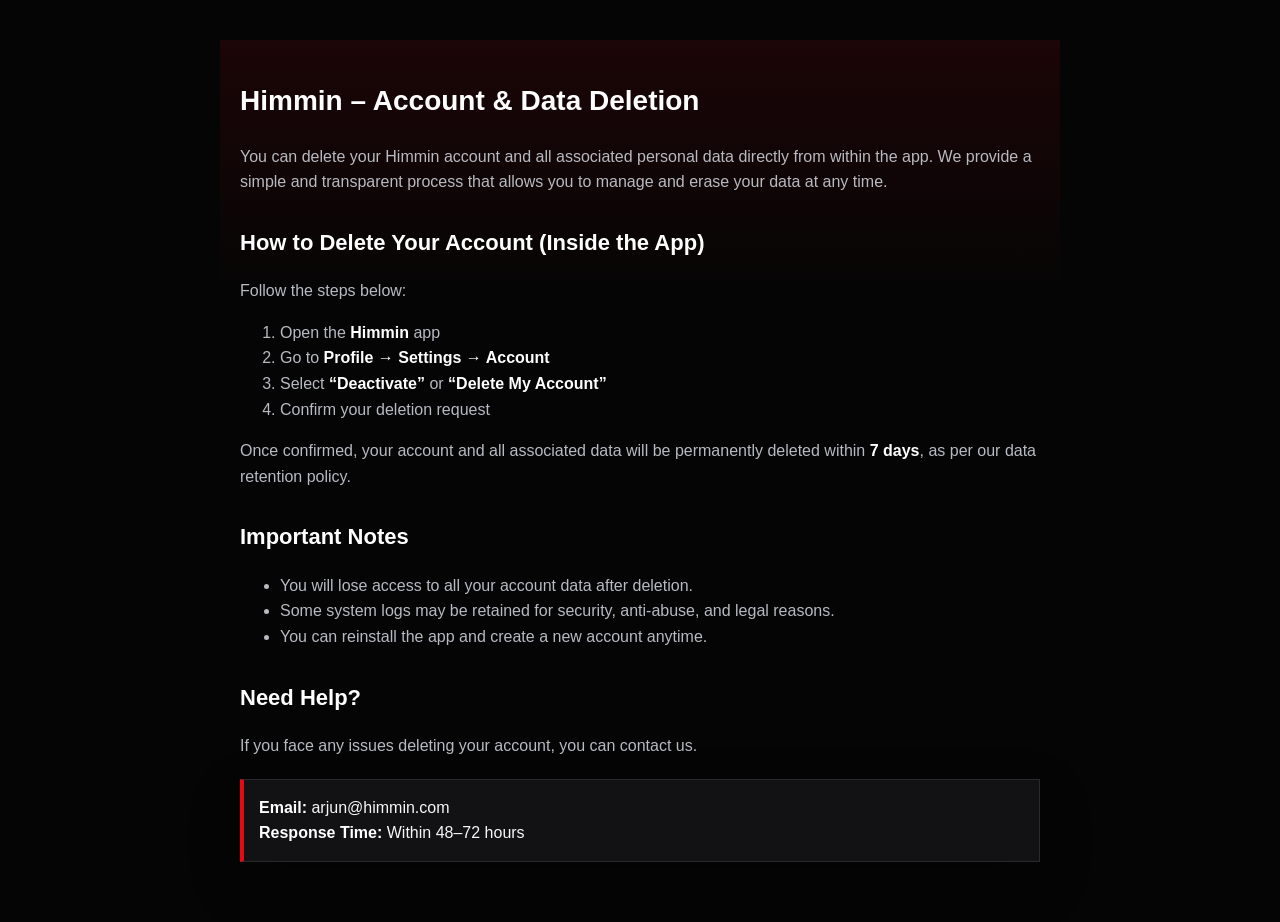
<file: account-deletion.html>
<!DOCTYPE html>
<html lang="en">
<head>
    <meta charset="UTF-8" />
    <meta name="viewport" content="width=device-width, initial-scale=1.0" />
    <title>Himmin - Account Deletion</title>
    <style>
        :root {
            --bg: #050505;
            --surface: #121214;
            --line: rgba(255, 255, 255, 0.1);
            --text: #f7f7f8;
            --muted: #b8bac2;
            --red: #e50914;
        }

        html {
            background: var(--bg);
        }

        body {
            font-family: Arial, sans-serif;
            max-width: 800px;
            margin: 40px auto;
            padding: 20px;
            line-height: 1.6;
            color: var(--text);
            background:
                linear-gradient(180deg, rgba(229, 9, 20, 0.1), rgba(5, 5, 5, 0) 260px),
                var(--bg);
        }
        h1 {
            font-size: 28px;
            margin-bottom: 20px;
            color: #ffffff;
        }
        h2 {
            font-size: 22px;
            margin-top: 30px;
            color: #ffffff;
        }
        strong {
            color: #ffffff;
        }
        p {
            font-size: 16px;
            color: var(--muted);
        }
        li {
            color: var(--muted);
        }
        a {
            color: #ff4b55;
        }
        .contact {
            margin-top: 20px;
            padding: 15px;
            background: var(--surface);
            border: 1px solid var(--line);
            border-left: 4px solid var(--red);
            box-shadow: 0 20px 50px rgba(0, 0, 0, 0.28);
        }
    </style>
</head>
<body>

    <h1>Himmin – Account &amp; Data Deletion</h1>

    <p>
        You can delete your Himmin account and all associated personal data directly from within the app. 
        We provide a simple and transparent process that allows you to manage and erase your data at any time.
    </p>

    <h2>How to Delete Your Account (Inside the App)</h2>
    <p>Follow the steps below:</p>

    <ol>
        <li>Open the <strong>Himmin</strong> app</li>
        <li>Go to <strong>Profile → Settings → Account</strong></li>
        <li>Select <strong>“Deactivate”</strong> or <strong>“Delete My Account”</strong></li>
        <li>Confirm your deletion request</li>
    </ol>

    <p>
        Once confirmed, your account and all associated data will be permanently deleted within 
        <strong>7 days</strong>, as per our data retention policy.
    </p>

    <h2>Important Notes</h2>
    <ul>
        <li>You will lose access to all your account data after deletion.</li>
        <li>Some system logs may be retained for security, anti-abuse, and legal reasons.</li>
        <li>You can reinstall the app and create a new account anytime.</li>
    </ul>

    <h2>Need Help?</h2>
    <p>If you face any issues deleting your account, you can contact us.</p>

    <div class="contact">
        <strong>Email:</strong> arjun@himmin.com<br>
        <strong>Response Time:</strong> Within 48–72 hours
    </div>

</body>
</html>
</file>
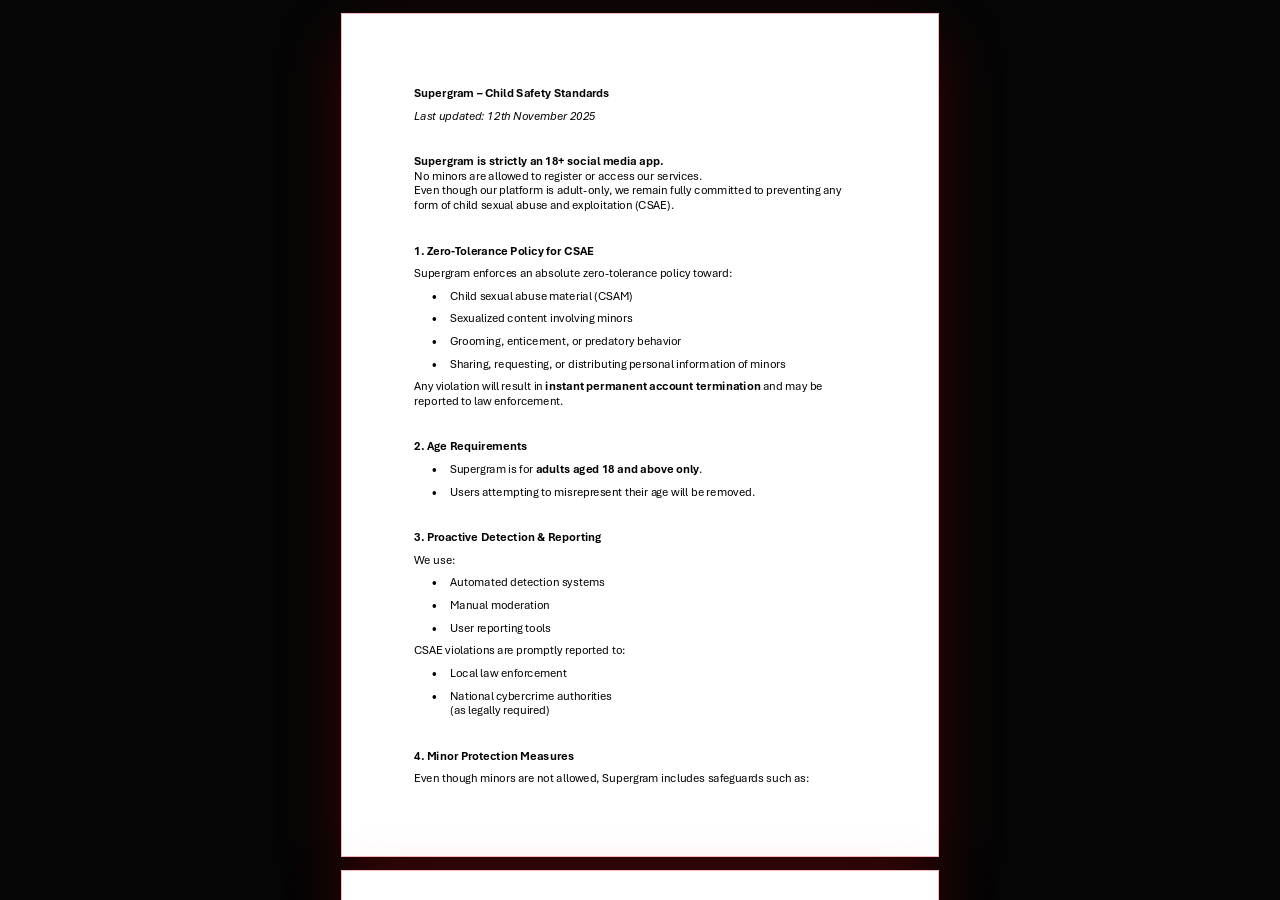
<file: childsafetystandards.html>
<!DOCTYPE html>
<!-- Created by pdf2htmlEX (https://github.com/pdf2htmlEX/pdf2htmlEX) -->
<html xmlns="http://www.w3.org/1999/xhtml">
<head>
<meta charset="utf-8"/>
<meta name="generator" content="pdf2htmlEX"/>
<meta http-equiv="X-UA-Compatible" content="IE=edge,chrome=1"/>
<style type="text/css">
/*! 
 * Base CSS for pdf2htmlEX
 * Copyright 2012,2013 Lu Wang <coolwanglu@gmail.com> 
 * https://github.com/pdf2htmlEX/pdf2htmlEX/blob/master/share/LICENSE
 */#sidebar{position:absolute;top:0;left:0;bottom:0;width:250px;padding:0;margin:0;overflow:auto}#page-container{position:absolute;top:0;left:0;margin:0;padding:0;border:0}@media screen{#sidebar.opened+#page-container{left:250px}#page-container{bottom:0;right:0;overflow:auto}.loading-indicator{display:none}.loading-indicator.active{display:block;position:absolute;width:64px;height:64px;top:50%;left:50%;margin-top:-32px;margin-left:-32px}.loading-indicator img{position:absolute;top:0;left:0;bottom:0;right:0}}@media print{@page{margin:0}html{margin:0}body{margin:0;-webkit-print-color-adjust:exact}#sidebar{display:none}#page-container{width:auto;height:auto;overflow:visible;background-color:transparent}.d{display:none}}.pf{position:relative;background-color:white;overflow:hidden;margin:0;border:0}.pc{position:absolute;border:0;padding:0;margin:0;top:0;left:0;width:100%;height:100%;overflow:hidden;display:block;transform-origin:0 0;-ms-transform-origin:0 0;-webkit-transform-origin:0 0}.pc.opened{display:block}.bf{position:absolute;border:0;margin:0;top:0;bottom:0;width:100%;height:100%;-ms-user-select:none;-moz-user-select:none;-webkit-user-select:none;user-select:none}.bi{position:absolute;border:0;margin:0;-ms-user-select:none;-moz-user-select:none;-webkit-user-select:none;user-select:none}@media print{.pf{margin:0;box-shadow:none;page-break-after:always;page-break-inside:avoid}@-moz-document url-prefix(){.pf{overflow:visible;border:1px solid #fff}.pc{overflow:visible}}}.c{position:absolute;border:0;padding:0;margin:0;overflow:hidden;display:block}.t{position:absolute;white-space:pre;font-size:1px;transform-origin:0 100%;-ms-transform-origin:0 100%;-webkit-transform-origin:0 100%;unicode-bidi:bidi-override;-moz-font-feature-settings:"liga" 0}.t:after{content:''}.t:before{content:'';display:inline-block}.t span{position:relative;unicode-bidi:bidi-override}._{display:inline-block;color:transparent;z-index:-1}::selection{background:rgba(127,255,255,0.4)}::-moz-selection{background:rgba(127,255,255,0.4)}.pi{display:none}.d{position:absolute;transform-origin:0 100%;-ms-transform-origin:0 100%;-webkit-transform-origin:0 100%}.it{border:0;background-color:rgba(255,255,255,0.0)}.ir:hover{cursor:pointer}</style>
<style type="text/css">
/*! 
 * Fancy styles for pdf2htmlEX
 * Copyright 2012,2013 Lu Wang <coolwanglu@gmail.com> 
 * https://github.com/pdf2htmlEX/pdf2htmlEX/blob/master/share/LICENSE
 */@keyframes fadein{from{opacity:0}to{opacity:1}}@-webkit-keyframes fadein{from{opacity:0}to{opacity:1}}@keyframes swing{0{transform:rotate(0)}10%{transform:rotate(0)}90%{transform:rotate(720deg)}100%{transform:rotate(720deg)}}@-webkit-keyframes swing{0{-webkit-transform:rotate(0)}10%{-webkit-transform:rotate(0)}90%{-webkit-transform:rotate(720deg)}100%{-webkit-transform:rotate(720deg)}}@media screen{#sidebar{background-color:#2f3236;background-image:url("[data-uri]")}#outline{font-family:Georgia,Times,"Times New Roman",serif;font-size:13px;margin:2em 1em}#outline ul{padding:0}#outline li{list-style-type:none;margin:1em 0}#outline li>ul{margin-left:1em}#outline a,#outline a:visited,#outline a:hover,#outline a:active{line-height:1.2;color:#e8e8e8;text-overflow:ellipsis;white-space:nowrap;text-decoration:none;display:block;overflow:hidden;outline:0}#outline a:hover{color:#0cf}#page-container{background-color:#9e9e9e;background-image:url("[data-uri]");-webkit-transition:left 500ms;transition:left 500ms}.pf{margin:13px auto;box-shadow:1px 1px 3px 1px #333;border-collapse:separate}.pc.opened{-webkit-animation:fadein 100ms;animation:fadein 100ms}.loading-indicator.active{-webkit-animation:swing 1.5s ease-in-out .01s infinite alternate none;animation:swing 1.5s ease-in-out .01s infinite alternate none}.checked{background:no-repeat url([data-uri])}}</style>
<style type="text/css">
.ff0{font-family:sans-serif;visibility:hidden;}
@font-face{font-family:ff1;src:url('[data-uri]')format("woff");}.ff1{font-family:ff1;line-height:0.850586;font-style:normal;font-weight:normal;visibility:visible;}
@font-face{font-family:ff2;src:url('[data-uri]')format("woff");}.ff2{font-family:ff2;line-height:0.666504;font-style:normal;font-weight:normal;visibility:visible;}
@font-face{font-family:ff3;src:url('[data-uri]')format("woff");}.ff3{font-family:ff3;line-height:0.842773;font-style:normal;font-weight:normal;visibility:visible;}
@font-face{font-family:ff4;src:url('[data-uri]')format("woff");}.ff4{font-family:ff4;line-height:0.666504;font-style:normal;font-weight:normal;visibility:visible;}
@font-face{font-family:ff5;src:url('[data-uri]')format("woff");}.ff5{font-family:ff5;line-height:0.666504;font-style:normal;font-weight:normal;visibility:visible;}
@font-face{font-family:ff6;src:url('[data-uri]')format("woff");}.ff6{font-family:ff6;line-height:0.851074;font-style:normal;font-weight:normal;visibility:visible;}
@font-face{font-family:ff7;src:url('[data-uri]')format("woff");}.ff7{font-family:ff7;line-height:0.666504;font-style:normal;font-weight:normal;visibility:visible;}
@font-face{font-family:ff8;src:url('[data-uri]')format("woff");}.ff8{font-family:ff8;line-height:0.666504;font-style:normal;font-weight:normal;visibility:visible;}
.m0{transform:matrix(0.250000,0.000000,0.000000,0.250000,0,0);-ms-transform:matrix(0.250000,0.000000,0.000000,0.250000,0,0);-webkit-transform:matrix(0.250000,0.000000,0.000000,0.250000,0,0);}
.v0{vertical-align:0.000000px;}
.ls0{letter-spacing:0.000000px;}
.sc_{text-shadow:none;}
.sc0{text-shadow:-0.015em 0 transparent,0 0.015em transparent,0.015em 0 transparent,0 -0.015em  transparent;}
@media screen and (-webkit-min-device-pixel-ratio:0){
.sc_{-webkit-text-stroke:0px transparent;}
.sc0{-webkit-text-stroke:0.015em transparent;text-shadow:none;}
}
.ws0{word-spacing:0.000000px;}
._4{margin-left:-3.794409px;}
._2{margin-left:-2.769480px;}
._0{margin-left:-1.585325px;}
._1{width:1.009317px;}
._3{width:42.582320px;}
.fc0{color:rgb(0,0,0);}
.fs1{font-size:39.840000px;}
.fs0{font-size:48.000000px;}
.y0{bottom:0.000000px;}
.y21{bottom:73.823200px;}
.y20{bottom:96.383400px;}
.y1f{bottom:119.059600px;}
.y1e{bottom:141.739300px;}
.y1d{bottom:156.379500px;}
.y1c{bottom:179.059600px;}
.y1b{bottom:201.739300px;}
.y1a{bottom:224.329500px;}
.y19{bottom:247.009600px;}
.y18{bottom:269.689300px;}
.y17{bottom:292.249500px;}
.y16{bottom:314.929600px;}
.y15{bottom:337.609700px;}
.y30{bottom:358.849400px;}
.y14{bottom:360.289400px;}
.y2f{bottom:381.529500px;}
.y13{bottom:382.849600px;}
.y2e{bottom:404.229500px;}
.y12{bottom:405.549600px;}
.y2d{bottom:426.909600px;}
.y11{bottom:428.229700px;}
.y2c{bottom:449.469400px;}
.y10{bottom:450.909800px;}
.yf{bottom:465.549600px;}
.y2b{bottom:472.149500px;}
.ye{bottom:488.109800px;}
.y2a{bottom:494.829600px;}
.y29{bottom:509.469400px;}
.yd{bottom:510.789500px;}
.y28{bottom:532.149500px;}
.yc{bottom:533.469600px;}
.y27{bottom:554.709700px;}
.yb{bottom:556.149700px;}
.y26{bottom:577.389800px;}
.ya{bottom:578.709900px;}
.y25{bottom:600.099600px;}
.y9{bottom:601.419700px;}
.y24{bottom:622.779700px;}
.y8{bottom:624.099800px;}
.y23{bottom:645.339900px;}
.y7{bottom:646.779900px;}
.y6{bottom:661.419700px;}
.y22{bottom:668.019600px;}
.y5{bottom:676.059900px;}
.y4{bottom:690.699700px;}
.y3{bottom:713.379800px;}
.y2{bottom:735.939600px;}
.y1{bottom:758.640000px;}
.h2{height:31.992188px;}
.h3{height:32.015625px;}
.h0{height:841.920000px;}
.h1{height:842.000000px;}
.w0{width:595.320000px;}
.w1{width:595.500000px;}
.x0{left:0.000000px;}
.x1{left:72.023800px;}
.x2{left:90.023800px;}
.x3{left:108.019550px;}
@media print{
.v0{vertical-align:0.000000pt;}
.ls0{letter-spacing:0.000000pt;}
.ws0{word-spacing:0.000000pt;}
._4{margin-left:-5.059212pt;}
._2{margin-left:-3.692639pt;}
._0{margin-left:-2.113766pt;}
._1{width:1.345756pt;}
._3{width:56.776427pt;}
.fs1{font-size:53.120000pt;}
.fs0{font-size:64.000000pt;}
.y0{bottom:0.000000pt;}
.y21{bottom:98.430933pt;}
.y20{bottom:128.511200pt;}
.y1f{bottom:158.746133pt;}
.y1e{bottom:188.985733pt;}
.y1d{bottom:208.506000pt;}
.y1c{bottom:238.746133pt;}
.y1b{bottom:268.985733pt;}
.y1a{bottom:299.106000pt;}
.y19{bottom:329.346133pt;}
.y18{bottom:359.585733pt;}
.y17{bottom:389.666000pt;}
.y16{bottom:419.906133pt;}
.y15{bottom:450.146267pt;}
.y30{bottom:478.465867pt;}
.y14{bottom:480.385867pt;}
.y2f{bottom:508.706000pt;}
.y13{bottom:510.466133pt;}
.y2e{bottom:538.972667pt;}
.y12{bottom:540.732800pt;}
.y2d{bottom:569.212800pt;}
.y11{bottom:570.972933pt;}
.y2c{bottom:599.292533pt;}
.y10{bottom:601.213067pt;}
.yf{bottom:620.732800pt;}
.y2b{bottom:629.532667pt;}
.ye{bottom:650.813067pt;}
.y2a{bottom:659.772800pt;}
.y29{bottom:679.292533pt;}
.yd{bottom:681.052667pt;}
.y28{bottom:709.532667pt;}
.yc{bottom:711.292800pt;}
.y27{bottom:739.612933pt;}
.yb{bottom:741.532933pt;}
.y26{bottom:769.853067pt;}
.ya{bottom:771.613200pt;}
.y25{bottom:800.132800pt;}
.y9{bottom:801.892933pt;}
.y24{bottom:830.372933pt;}
.y8{bottom:832.133067pt;}
.y23{bottom:860.453200pt;}
.y7{bottom:862.373200pt;}
.y6{bottom:881.892933pt;}
.y22{bottom:890.692800pt;}
.y5{bottom:901.413200pt;}
.y4{bottom:920.932933pt;}
.y3{bottom:951.173067pt;}
.y2{bottom:981.252800pt;}
.y1{bottom:1011.520000pt;}
.h2{height:42.656250pt;}
.h3{height:42.687500pt;}
.h0{height:1122.560000pt;}
.h1{height:1122.666667pt;}
.w0{width:793.760000pt;}
.w1{width:794.000000pt;}
.x0{left:0.000000pt;}
.x1{left:96.031733pt;}
.x2{left:120.031733pt;}
.x3{left:144.026067pt;}
}
</style>
<script>
/*
 Copyright 2012 Mozilla Foundation 
 Copyright 2013 Lu Wang <coolwanglu@gmail.com>
 Apachine License Version 2.0 
*/
(function(){function b(a,b,e,f){var c=(a.className||"").split(/\s+/g);""===c[0]&&c.shift();var d=c.indexOf(b);0>d&&e&&c.push(b);0<=d&&f&&c.splice(d,1);a.className=c.join(" ");return 0<=d}if(!("classList"in document.createElement("div"))){var e={add:function(a){b(this.element,a,!0,!1)},contains:function(a){return b(this.element,a,!1,!1)},remove:function(a){b(this.element,a,!1,!0)},toggle:function(a){b(this.element,a,!0,!0)}};Object.defineProperty(HTMLElement.prototype,"classList",{get:function(){if(this._classList)return this._classList;
var a=Object.create(e,{element:{value:this,writable:!1,enumerable:!0}});Object.defineProperty(this,"_classList",{value:a,writable:!1,enumerable:!1});return a},enumerable:!0})}})();
</script>
<script>
(function(){/*
 pdf2htmlEX.js: Core UI functions for pdf2htmlEX 
 Copyright 2012,2013 Lu Wang <coolwanglu@gmail.com> and other contributors 
 https://github.com/pdf2htmlEX/pdf2htmlEX/blob/master/share/LICENSE 
*/
var pdf2htmlEX=window.pdf2htmlEX=window.pdf2htmlEX||{},CSS_CLASS_NAMES={page_frame:"pf",page_content_box:"pc",page_data:"pi",background_image:"bi",link:"l",input_radio:"ir",__dummy__:"no comma"},DEFAULT_CONFIG={container_id:"page-container",sidebar_id:"sidebar",outline_id:"outline",loading_indicator_cls:"loading-indicator",preload_pages:3,render_timeout:100,scale_step:0.9,key_handler:!0,hashchange_handler:!0,view_history_handler:!0,__dummy__:"no comma"},EPS=1E-6;
function invert(a){var b=a[0]*a[3]-a[1]*a[2];return[a[3]/b,-a[1]/b,-a[2]/b,a[0]/b,(a[2]*a[5]-a[3]*a[4])/b,(a[1]*a[4]-a[0]*a[5])/b]}function transform(a,b){return[a[0]*b[0]+a[2]*b[1]+a[4],a[1]*b[0]+a[3]*b[1]+a[5]]}function get_page_number(a){return parseInt(a.getAttribute("data-page-no"),16)}function disable_dragstart(a){for(var b=0,c=a.length;b<c;++b)a[b].addEventListener("dragstart",function(){return!1},!1)}
function clone_and_extend_objs(a){for(var b={},c=0,e=arguments.length;c<e;++c){var h=arguments[c],d;for(d in h)h.hasOwnProperty(d)&&(b[d]=h[d])}return b}
function Page(a){if(a){this.shown=this.loaded=!1;this.page=a;this.num=get_page_number(a);this.original_height=a.clientHeight;this.original_width=a.clientWidth;var b=a.getElementsByClassName(CSS_CLASS_NAMES.page_content_box)[0];b&&(this.content_box=b,this.original_scale=this.cur_scale=this.original_height/b.clientHeight,this.page_data=JSON.parse(a.getElementsByClassName(CSS_CLASS_NAMES.page_data)[0].getAttribute("data-data")),this.ctm=this.page_data.ctm,this.ictm=invert(this.ctm),this.loaded=!0)}}
Page.prototype={hide:function(){this.loaded&&this.shown&&(this.content_box.classList.remove("opened"),this.shown=!1)},show:function(){this.loaded&&!this.shown&&(this.content_box.classList.add("opened"),this.shown=!0)},rescale:function(a){this.cur_scale=0===a?this.original_scale:a;this.loaded&&(a=this.content_box.style,a.msTransform=a.webkitTransform=a.transform="scale("+this.cur_scale.toFixed(3)+")");a=this.page.style;a.height=this.original_height*this.cur_scale+"px";a.width=this.original_width*this.cur_scale+
"px"},view_position:function(){var a=this.page,b=a.parentNode;return[b.scrollLeft-a.offsetLeft-a.clientLeft,b.scrollTop-a.offsetTop-a.clientTop]},height:function(){return this.page.clientHeight},width:function(){return this.page.clientWidth}};function Viewer(a){this.config=clone_and_extend_objs(DEFAULT_CONFIG,0<arguments.length?a:{});this.pages_loading=[];this.init_before_loading_content();var b=this;document.addEventListener("DOMContentLoaded",function(){b.init_after_loading_content()},!1)}
Viewer.prototype={scale:1,cur_page_idx:0,first_page_idx:0,init_before_loading_content:function(){this.pre_hide_pages()},initialize_radio_button:function(){for(var a=document.getElementsByClassName(CSS_CLASS_NAMES.input_radio),b=0;b<a.length;b++)a[b].addEventListener("click",function(){this.classList.toggle("checked")})},init_after_loading_content:function(){this.sidebar=document.getElementById(this.config.sidebar_id);this.outline=document.getElementById(this.config.outline_id);this.container=document.getElementById(this.config.container_id);
this.loading_indicator=document.getElementsByClassName(this.config.loading_indicator_cls)[0];for(var a=!0,b=this.outline.childNodes,c=0,e=b.length;c<e;++c)if("ul"===b[c].nodeName.toLowerCase()){a=!1;break}a||this.sidebar.classList.add("opened");this.find_pages();if(0!=this.pages.length){disable_dragstart(document.getElementsByClassName(CSS_CLASS_NAMES.background_image));this.config.key_handler&&this.register_key_handler();var h=this;this.config.hashchange_handler&&window.addEventListener("hashchange",
function(a){h.navigate_to_dest(document.location.hash.substring(1))},!1);this.config.view_history_handler&&window.addEventListener("popstate",function(a){a.state&&h.navigate_to_dest(a.state)},!1);this.container.addEventListener("scroll",function(){h.update_page_idx();h.schedule_render(!0)},!1);[this.outline].concat(Array.from(this.container.querySelectorAll("a.l"))).forEach(function(a){a.addEventListener("click",h.link_handler.bind(h),!1)});this.initialize_radio_button();this.render()}},find_pages:function(){for(var a=
[],b={},c=this.container.childNodes,e=0,h=c.length;e<h;++e){var d=c[e];d.nodeType===Node.ELEMENT_NODE&&d.classList.contains(CSS_CLASS_NAMES.page_frame)&&(d=new Page(d),a.push(d),b[d.num]=a.length-1)}this.pages=a;this.page_map=b},load_page:function(a,b,c){var e=this.pages;if(!(a>=e.length||(e=e[a],e.loaded||this.pages_loading[a]))){var e=e.page,h=e.getAttribute("data-page-url");if(h){this.pages_loading[a]=!0;var d=e.getElementsByClassName(this.config.loading_indicator_cls)[0];"undefined"===typeof d&&
(d=this.loading_indicator.cloneNode(!0),d.classList.add("active"),e.appendChild(d));var f=this,g=new XMLHttpRequest;g.open("GET",h,!0);g.onload=function(){if(200===g.status||0===g.status){var b=document.createElement("div");b.innerHTML=g.responseText;for(var d=null,b=b.childNodes,e=0,h=b.length;e<h;++e){var p=b[e];if(p.nodeType===Node.ELEMENT_NODE&&p.classList.contains(CSS_CLASS_NAMES.page_frame)){d=p;break}}b=f.pages[a];f.container.replaceChild(d,b.page);b=new Page(d);f.pages[a]=b;b.hide();b.rescale(f.scale);
disable_dragstart(d.getElementsByClassName(CSS_CLASS_NAMES.background_image));f.schedule_render(!1);c&&c(b)}delete f.pages_loading[a]};g.send(null)}void 0===b&&(b=this.config.preload_pages);0<--b&&(f=this,setTimeout(function(){f.load_page(a+1,b)},0))}},pre_hide_pages:function(){var a="@media screen{."+CSS_CLASS_NAMES.page_content_box+"{display:none;}}",b=document.createElement("style");b.styleSheet?b.styleSheet.cssText=a:b.appendChild(document.createTextNode(a));document.head.appendChild(b)},render:function(){for(var a=
this.container,b=a.scrollTop,c=a.clientHeight,a=b-c,b=b+c+c,c=this.pages,e=0,h=c.length;e<h;++e){var d=c[e],f=d.page,g=f.offsetTop+f.clientTop,f=g+f.clientHeight;g<=b&&f>=a?d.loaded?d.show():this.load_page(e):d.hide()}},update_page_idx:function(){var a=this.pages,b=a.length;if(!(2>b)){for(var c=this.container,e=c.scrollTop,c=e+c.clientHeight,h=-1,d=b,f=d-h;1<f;){var g=h+Math.floor(f/2),f=a[g].page;f.offsetTop+f.clientTop+f.clientHeight>=e?d=g:h=g;f=d-h}this.first_page_idx=d;for(var g=h=this.cur_page_idx,
k=0;d<b;++d){var f=a[d].page,l=f.offsetTop+f.clientTop,f=f.clientHeight;if(l>c)break;f=(Math.min(c,l+f)-Math.max(e,l))/f;if(d===h&&Math.abs(f-1)<=EPS){g=h;break}f>k&&(k=f,g=d)}this.cur_page_idx=g}},schedule_render:function(a){if(void 0!==this.render_timer){if(!a)return;clearTimeout(this.render_timer)}var b=this;this.render_timer=setTimeout(function(){delete b.render_timer;b.render()},this.config.render_timeout)},register_key_handler:function(){var a=this;window.addEventListener("DOMMouseScroll",function(b){if(b.ctrlKey){b.preventDefault();
var c=a.container,e=c.getBoundingClientRect(),c=[b.clientX-e.left-c.clientLeft,b.clientY-e.top-c.clientTop];a.rescale(Math.pow(a.config.scale_step,b.detail),!0,c)}},!1);window.addEventListener("keydown",function(b){var c=!1,e=b.ctrlKey||b.metaKey,h=b.altKey;switch(b.keyCode){case 61:case 107:case 187:e&&(a.rescale(1/a.config.scale_step,!0),c=!0);break;case 173:case 109:case 189:e&&(a.rescale(a.config.scale_step,!0),c=!0);break;case 48:e&&(a.rescale(0,!1),c=!0);break;case 33:h?a.scroll_to(a.cur_page_idx-
1):a.container.scrollTop-=a.container.clientHeight;c=!0;break;case 34:h?a.scroll_to(a.cur_page_idx+1):a.container.scrollTop+=a.container.clientHeight;c=!0;break;case 35:a.container.scrollTop=a.container.scrollHeight;c=!0;break;case 36:a.container.scrollTop=0,c=!0}c&&b.preventDefault()},!1)},rescale:function(a,b,c){var e=this.scale;this.scale=a=0===a?1:b?e*a:a;c||(c=[0,0]);b=this.container;c[0]+=b.scrollLeft;c[1]+=b.scrollTop;for(var h=this.pages,d=h.length,f=this.first_page_idx;f<d;++f){var g=h[f].page;
if(g.offsetTop+g.clientTop>=c[1])break}g=f-1;0>g&&(g=0);var g=h[g].page,k=g.clientWidth,f=g.clientHeight,l=g.offsetLeft+g.clientLeft,m=c[0]-l;0>m?m=0:m>k&&(m=k);k=g.offsetTop+g.clientTop;c=c[1]-k;0>c?c=0:c>f&&(c=f);for(f=0;f<d;++f)h[f].rescale(a);b.scrollLeft+=m/e*a+g.offsetLeft+g.clientLeft-m-l;b.scrollTop+=c/e*a+g.offsetTop+g.clientTop-c-k;this.schedule_render(!0)},fit_width:function(){var a=this.cur_page_idx;this.rescale(this.container.clientWidth/this.pages[a].width(),!0);this.scroll_to(a)},fit_height:function(){var a=
this.cur_page_idx;this.rescale(this.container.clientHeight/this.pages[a].height(),!0);this.scroll_to(a)},get_containing_page:function(a){for(;a;){if(a.nodeType===Node.ELEMENT_NODE&&a.classList.contains(CSS_CLASS_NAMES.page_frame)){a=get_page_number(a);var b=this.page_map;return a in b?this.pages[b[a]]:null}a=a.parentNode}return null},link_handler:function(a){var b=a.target,c=b.getAttribute("data-dest-detail");c||(b=a.currentTarget,c=b.getAttribute("data-dest-detail"));if(c){if(this.config.view_history_handler)try{var e=
this.get_current_view_hash();window.history.replaceState(e,"","#"+e);window.history.pushState(c,"","#"+c)}catch(h){}this.navigate_to_dest(c,this.get_containing_page(b));a.preventDefault()}},navigate_to_dest:function(a,b){try{var c=JSON.parse(a)}catch(e){return}if(c instanceof Array){var h=c[0],d=this.page_map;if(h in d){for(var f=d[h],h=this.pages[f],d=2,g=c.length;d<g;++d){var k=c[d];if(null!==k&&"number"!==typeof k)return}for(;6>c.length;)c.push(null);var g=b||this.pages[this.cur_page_idx],d=g.view_position(),
d=transform(g.ictm,[d[0],g.height()-d[1]]),g=this.scale,l=[0,0],m=!0,k=!1,n=this.scale;switch(c[1]){case "XYZ":l=[null===c[2]?d[0]:c[2]*n,null===c[3]?d[1]:c[3]*n];g=c[4];if(null===g||0===g)g=this.scale;k=!0;break;case "Fit":case "FitB":l=[0,0];k=!0;break;case "FitH":case "FitBH":l=[0,null===c[2]?d[1]:c[2]*n];k=!0;break;case "FitV":case "FitBV":l=[null===c[2]?d[0]:c[2]*n,0];k=!0;break;case "FitR":l=[c[2]*n,c[5]*n],m=!1,k=!0}if(k){this.rescale(g,!1);var p=this,c=function(a){l=transform(a.ctm,l);m&&
(l[1]=a.height()-l[1]);p.scroll_to(f,l)};h.loaded?c(h):(this.load_page(f,void 0,c),this.scroll_to(f))}}}},scroll_to:function(a,b){var c=this.pages;if(!(0>a||a>=c.length)){c=c[a].view_position();void 0===b&&(b=[0,0]);var e=this.container;e.scrollLeft+=b[0]-c[0];e.scrollTop+=b[1]-c[1]}},get_current_view_hash:function(){var a=[],b=this.pages[this.cur_page_idx];a.push(b.num);a.push("XYZ");var c=b.view_position(),c=transform(b.ictm,[c[0],b.height()-c[1]]);a.push(c[0]/this.scale);a.push(c[1]/this.scale);
a.push(this.scale);return JSON.stringify(a)}};pdf2htmlEX.Viewer=Viewer;})();
</script>
<script>
try{
pdf2htmlEX.defaultViewer = new pdf2htmlEX.Viewer({});
}catch(e){}
</script>
<title></title>
<style type="text/css">
  html, body { background: #050505 !important; }
  #sidebar { background: #09090a !important; background-image: none !important; border-right: 1px solid rgba(229, 9, 20, 0.32); }
  #page-container { background: #050505 !important; background-image: none !important; }
  #outline a, #outline a:visited, #outline a:active { color: #f7f7f8 !important; }
  #outline a:hover { color: #ff4b55 !important; }
  .pf { box-shadow: 0 22px 60px rgba(229, 9, 20, 0.22) !important; border: 1px solid rgba(229, 9, 20, 0.28) !important; }
  ::selection { background: rgba(229, 9, 20, 0.32) !important; }
</style>
</head>
<body>
<div id="sidebar">
<div id="outline">
</div>
</div>
<div id="page-container">
<div id="pf1" class="pf w0 h0" data-page-no="1"><div class="pc pc1 w0 h0"><img class="bi x0 y0 w1 h1" alt="" src="[data-uri]"/><div class="t m0 x1 h2 y1 ff1 fs0 fc0 sc0 ls0 ws0">Supergr<span class="_ _0"></span>am – Child Safety Standar<span class="_ _0"></span>ds<span class="ff2"> </span></div><div class="t m0 x1 h2 y2 ff3 fs0 fc0 sc0 ls0 ws0">Last updated<span class="_ _0"></span>: 12<span class="_ _1"></span>th November 2025 <span class="ff4"> </span></div><div class="t m0 x1 h2 y3 ff4 fs0 fc0 sc0 ls0 ws0"> </div><div class="t m0 x1 h2 y4 ff1 fs0 fc0 sc0 ls0 ws0">Supergr<span class="_ _0"></span>am is strictly a<span class="_ _0"></span>n 18+ social media app.<span class="ff5"> </span></div><div class="t m0 x1 h3 y5 ff6 fs0 fc0 sc0 ls0 ws0">No minor<span class="_ _0"></span>s are allow<span class="_ _0"></span>ed to regis<span class="_ _0"></span>ter or access our services<span class="_ _0"></span>.<span class="ff5"> </span></div><div class="t m0 x1 h3 y6 ff6 fs0 fc0 sc0 ls0 ws0">Even though <span class="_ _0"></span>our platf<span class="_ _0"></span>orm is adult-<span class="_ _1"></span>only<span class="_ _2"></span>, we r<span class="_ _0"></span>emain fully committed t<span class="_ _0"></span>o preventing any<span class="_ _0"></span> </div><div class="t m0 x1 h3 y7 ff6 fs0 fc0 sc0 ls0 ws0">form o<span class="_ _0"></span>f child sexu<span class="_ _0"></span>al abuse and exploita<span class="_ _0"></span>tion (CSAE).<span class="ff5"> </span></div><div class="t m0 x1 h2 y8 ff5 fs0 fc0 sc0 ls0 ws0"> </div><div class="t m0 x1 h2 y9 ff1 fs0 fc0 sc0 ls0 ws0">1. Zero-<span class="_ _0"></span>T<span class="_ _2"></span>oler<span class="_ _2"></span>ance Po<span class="_ _0"></span>licy for CSAE<span class="ff2"> </span></div><div class="t m0 x1 h3 ya ff6 fs0 fc0 sc0 ls0 ws0">Supergr<span class="_ _2"></span>am enforce<span class="_ _0"></span>s an absolute zer<span class="_ _0"></span>o<span class="_ _1"></span>-toler<span class="_ _0"></span>ance policy towar<span class="_ _0"></span>d:<span class="ff5"> </span></div><div class="t m0 x2 h3 yb ff7 fs1 fc0 sc0 ls0 ws0">•<span class="ff8"> <span class="_ _3"> </span><span class="ff6 fs0">Child se<span class="_ _0"></span>xual abuse m<span class="_ _0"></span>aterial (CSAM)<span class="ff5"> </span></span></span></div><div class="t m0 x2 h3 yc ff7 fs1 fc0 sc0 ls0 ws0">•<span class="ff8"> <span class="_ _3"> </span><span class="ff6 fs0">Sexualiz<span class="_ _0"></span>ed content involving m<span class="_ _0"></span>inors<span class="_ _1"></span><span class="ff5"> </span></span></span></div><div class="t m0 x2 h3 yd ff7 fs1 fc0 sc0 ls0 ws0">•<span class="ff8"> <span class="_ _3"> </span><span class="ff6 fs0">Grooming, enticement, or pr<span class="_ _0"></span>edatory behavior<span class="ff5"> </span></span></span></div><div class="t m0 x2 h3 ye ff7 fs1 fc0 sc0 ls0 ws0">•<span class="ff8"> <span class="_ _3"> </span><span class="ff6 fs0">Sharing, reques<span class="_ _0"></span>ting, or <span class="_ _1"></span>distributing p<span class="_ _0"></span>ersonal information <span class="_ _0"></span>of minors<span class="_ _1"></span><span class="ff5"> </span></span></span></div><div class="t m0 x1 h3 yf ff6 fs0 fc0 sc0 ls0 ws0">Any violation will <span class="_ _0"></span>result in <span class="ff1">instant permanent acco<span class="_ _0"></span>unt termination<span class="ff6"> and may be </span></span></div><div class="t m0 x1 h3 y10 ff6 fs0 fc0 sc0 ls0 ws0">reported <span class="_ _0"></span>to law enforc<span class="_ _0"></span>e<span class="_ _1"></span>ment.<span class="ff5"> </span></div><div class="t m0 x1 h2 y11 ff5 fs0 fc0 sc0 ls0 ws0"> </div><div class="t m0 x1 h2 y12 ff1 fs0 fc0 sc0 ls0 ws0">2. Age Requirements<span class="ff2"> </span></div><div class="t m0 x2 h3 y13 ff7 fs1 fc0 sc0 ls0 ws0">•<span class="ff8"> <span class="_ _3"> </span><span class="ff6 fs0">Supergr<span class="_ _2"></span>am is for <span class="ff1">adults aged 18 a<span class="_ _0"></span>nd above only<span class="ff6">.<span class="ff5"> </span></span></span></span></span></div><div class="t m0 x2 h3 y14 ff7 fs1 fc0 sc0 ls0 ws0">•<span class="ff8"> <span class="_ _3"> </span><span class="ff6 fs0">Users a<span class="_ _0"></span>ttempting to misrepr<span class="_ _0"></span>esent their a<span class="_ _0"></span>ge will be remo<span class="_ _0"></span>ved.<span class="ff5"> </span></span></span></div><div class="t m0 x3 h2 y15 ff5 fs0 fc0 sc0 ls0 ws0"> </div><div class="t m0 x1 h2 y16 ff1 fs0 fc0 sc0 ls0 ws0">3. Pr<span class="_ _0"></span>oactive Detection &amp; Reporting<span class="ff2"> </span></div><div class="t m0 x1 h3 y17 ff6 fs0 fc0 sc0 ls0 ws0">W<span class="_ _0"></span>e use:<span class="ff5"> </span></div><div class="t m0 x2 h3 y18 ff7 fs1 fc0 sc0 ls0 ws0">•<span class="ff8"> <span class="_ _3"> </span><span class="ff6 fs0">Automated <span class="_ _0"></span>detection systems<span class="ff5"> </span></span></span></div><div class="t m0 x2 h3 y19 ff7 fs1 fc0 sc0 ls0 ws0">•<span class="ff8"> <span class="_ _3"> </span><span class="ff6 fs0">Manual moder<span class="_ _2"></span>ation<span class="_ _1"></span><span class="ff5"> </span></span></span></div><div class="t m0 x2 h3 y1a ff7 fs1 fc0 sc0 ls0 ws0">•<span class="ff8"> <span class="_ _3"> </span><span class="ff6 fs0">User r<span class="_ _0"></span>eporting tools<span class="ff5"> </span></span></span></div><div class="t m0 x1 h3 y1b ff6 fs0 fc0 sc0 ls0 ws0">CSAE violations ar<span class="_ _0"></span>e promptly r<span class="_ _0"></span>eported to:<span class="ff5"> </span></div><div class="t m0 x2 h3 y1c ff7 fs1 fc0 sc0 ls0 ws0">•<span class="ff8"> <span class="_ _3"> </span><span class="ff6 fs0">Local law enfor<span class="_ _0"></span>cement<span class="ff5"> </span></span></span></div><div class="t m0 x2 h3 y1d ff7 fs1 fc0 sc0 ls0 ws0">•<span class="ff8"> <span class="_ _3"> </span><span class="ff6 fs0">National c<span class="_ _0"></span>ybercrime authorities<span class="ff5"> </span></span></span></div><div class="t m0 x3 h3 y1e ff6 fs0 fc0 sc0 ls0 ws0">(as legal<span class="_ _0"></span>ly requir<span class="_ _0"></span>ed)<span class="_ _1"></span><span class="ff5"> </span></div><div class="t m0 x1 h2 y1f ff5 fs0 fc0 sc0 ls0 ws0"> </div><div class="t m0 x1 h2 y20 ff1 fs0 fc0 sc0 ls0 ws0">4. Minor Pr<span class="_ _0"></span>otection Measures<span class="ff2"> </span></div><div class="t m0 x1 h3 y21 ff6 fs0 fc0 sc0 ls0 ws0">Even though <span class="_ _0"></span>minors are not allo<span class="_ _0"></span>wed, Supergr<span class="_ _2"></span>am includes saf<span class="_ _0"></span>eguar<span class="_ _0"></span>ds such as:<span class="_ _1"></span><span class="ff5"> </span></div></div><div class="pi" data-data='{"ctm":[1.000000,0.000000,0.000000,1.000000,0.000000,0.000000]}'></div></div>
<div id="pf2" class="pf w0 h0" data-page-no="2"><div class="pc pc2 w0 h0"><img class="bi x0 y0 w1 h1" alt="" src="[data-uri]"/><div class="t m0 x2 h3 y1 ff7 fs1 fc0 sc0 ls0 ws0">•<span class="ff8"> <span class="_ _3"> </span><span class="ff6 fs0">Monitoring f<span class="_ _0"></span>or accounts attempt<span class="_ _0"></span>ing to impersonate minor<span class="_ _0"></span>s<span class="_ _1"></span><span class="ff5"> </span></span></span></div><div class="t m0 x2 h3 y2 ff7 fs1 fc0 sc0 ls0 ws0">•<span class="ff8"> <span class="_ _3"> </span><span class="ff6 fs0">Detection of minor<span class="_ _2"></span>-related k<span class="_ _0"></span>eywords and content<span class="ff5"> </span></span></span></div><div class="t m0 x2 h3 y3 ff7 fs1 fc0 sc0 ls0 ws0">•<span class="ff8"> <span class="_ _3"> </span><span class="ff6 fs0">Abuse repor<span class="_ _0"></span>ting tools on all pos<span class="_ _0"></span>ts, r<span class="_ _0"></span>eels, proles<span class="_ _0"></span>, and mes<span class="_ _0"></span>sages<span class="ff5"> </span></span></span></div><div class="t m0 x3 h2 y4 ff5 fs0 fc0 sc0 ls0 ws0"> </div><div class="t m0 x1 h2 y22 ff1 fs0 fc0 sc0 ls0 ws0">5. User R<span class="_ _0"></span>eportin<span class="_ _1"></span>g T<span class="_ _4"></span>ools<span class="ff2"> </span></div><div class="t m0 x1 h3 y23 ff6 fs0 fc0 sc0 ls0 ws0">Users c<span class="_ _0"></span>an report harmful or un<span class="_ _0"></span>safe content thr<span class="_ _0"></span>ough:<span class="ff5"> </span></div><div class="t m0 x2 h3 y24 ff7 fs1 fc0 sc0 ls0 ws0">•<span class="ff8"> <span class="_ _3"> </span><span class="ff6 fs0">“Report”<span class="_ _2"></span> on posts and mes<span class="_ _0"></span>sages<span class="ff5"> </span></span></span></div><div class="t m0 x2 h3 y25 ff7 fs1 fc0 sc0 ls0 ws0">•<span class="ff8"> <span class="_ _3"> </span><span class="ff6 fs0">“Report user”<span class="_ _2"></span> on<span class="_ _1"></span> proles<span class="ff5"> </span></span></span></div><div class="t m0 x1 h3 y26 ff6 fs0 fc0 sc0 ls0 ws0">Reports are r<span class="_ _0"></span>eviewed <span class="ff1">24/7</span> b<span class="_ _0"></span>y our safety team<span class="_ _0"></span>.<span class="ff5"> </span></div><div class="t m0 x1 h2 y27 ff5 fs0 fc0 sc0 ls0 ws0"> </div><div class="t m0 x1 h2 y28 ff1 fs0 fc0 sc0 ls0 ws0">6. Safety Educ<span class="_ _0"></span>ation &amp; Support<span class="ff2"> </span></div><div class="t m0 x1 h3 y29 ff6 fs0 fc0 sc0 ls0 ws0">W<span class="_ _0"></span>e provide r<span class="_ _0"></span>esour<span class="_ _0"></span>ces and reminder<span class="_ _0"></span>s to help users f<span class="_ _0"></span>ollow s<span class="_ _0"></span>afety pr<span class="_ _0"></span>actices and av<span class="_ _0"></span>oid </div><div class="t m0 x1 h3 y2a ff6 fs0 fc0 sc0 ls0 ws0">harmful inter<span class="_ _2"></span>actions.<span class="ff5"> </span></div><div class="t m0 x1 h2 y2b ff5 fs0 fc0 sc0 ls0 ws0"> </div><div class="t m0 x1 h2 y2c ff1 fs0 fc0 sc0 ls0 ws0">7. Contact Info<span class="_ _0"></span>rmation<span class="ff2"> </span></div><div class="t m0 x1 h3 y2d ff6 fs0 fc0 sc0 ls0 ws0">T<span class="_ _4"></span>o repor<span class="_ _0"></span>t any CSAE-related violation, cont<span class="_ _0"></span>act us immediately:<span class="ff5"> </span></div><div class="t m0 x1 h2 y2e ff1 fs0 fc0 sc0 ls0 ws0">arjun@supergr<span class="_ _2"></span>am.in<span class="ff5"> </span></div><div class="t m0 x1 h3 y2f ff6 fs0 fc0 sc0 ls0 ws0">W<span class="_ _0"></span>e prioritize al<span class="_ _0"></span>l child-safety inv<span class="_ _0"></span>estigatio<span class="_ _0"></span>ns and respond as quick<span class="_ _0"></span>ly as possible<span class="_ _2"></span>.<span class="_ _1"></span><span class="ff5"> </span></div><div class="t m0 x1 h2 y30 ff5 fs0 fc0 sc0 ls0 ws0"> </div></div><div class="pi" data-data='{"ctm":[1.000000,0.000000,0.000000,1.000000,0.000000,0.000000]}'></div></div>
</div>
<div class="loading-indicator">
<img alt="" src="[data-uri]"/>
</div>
</body>
</html>
</file>
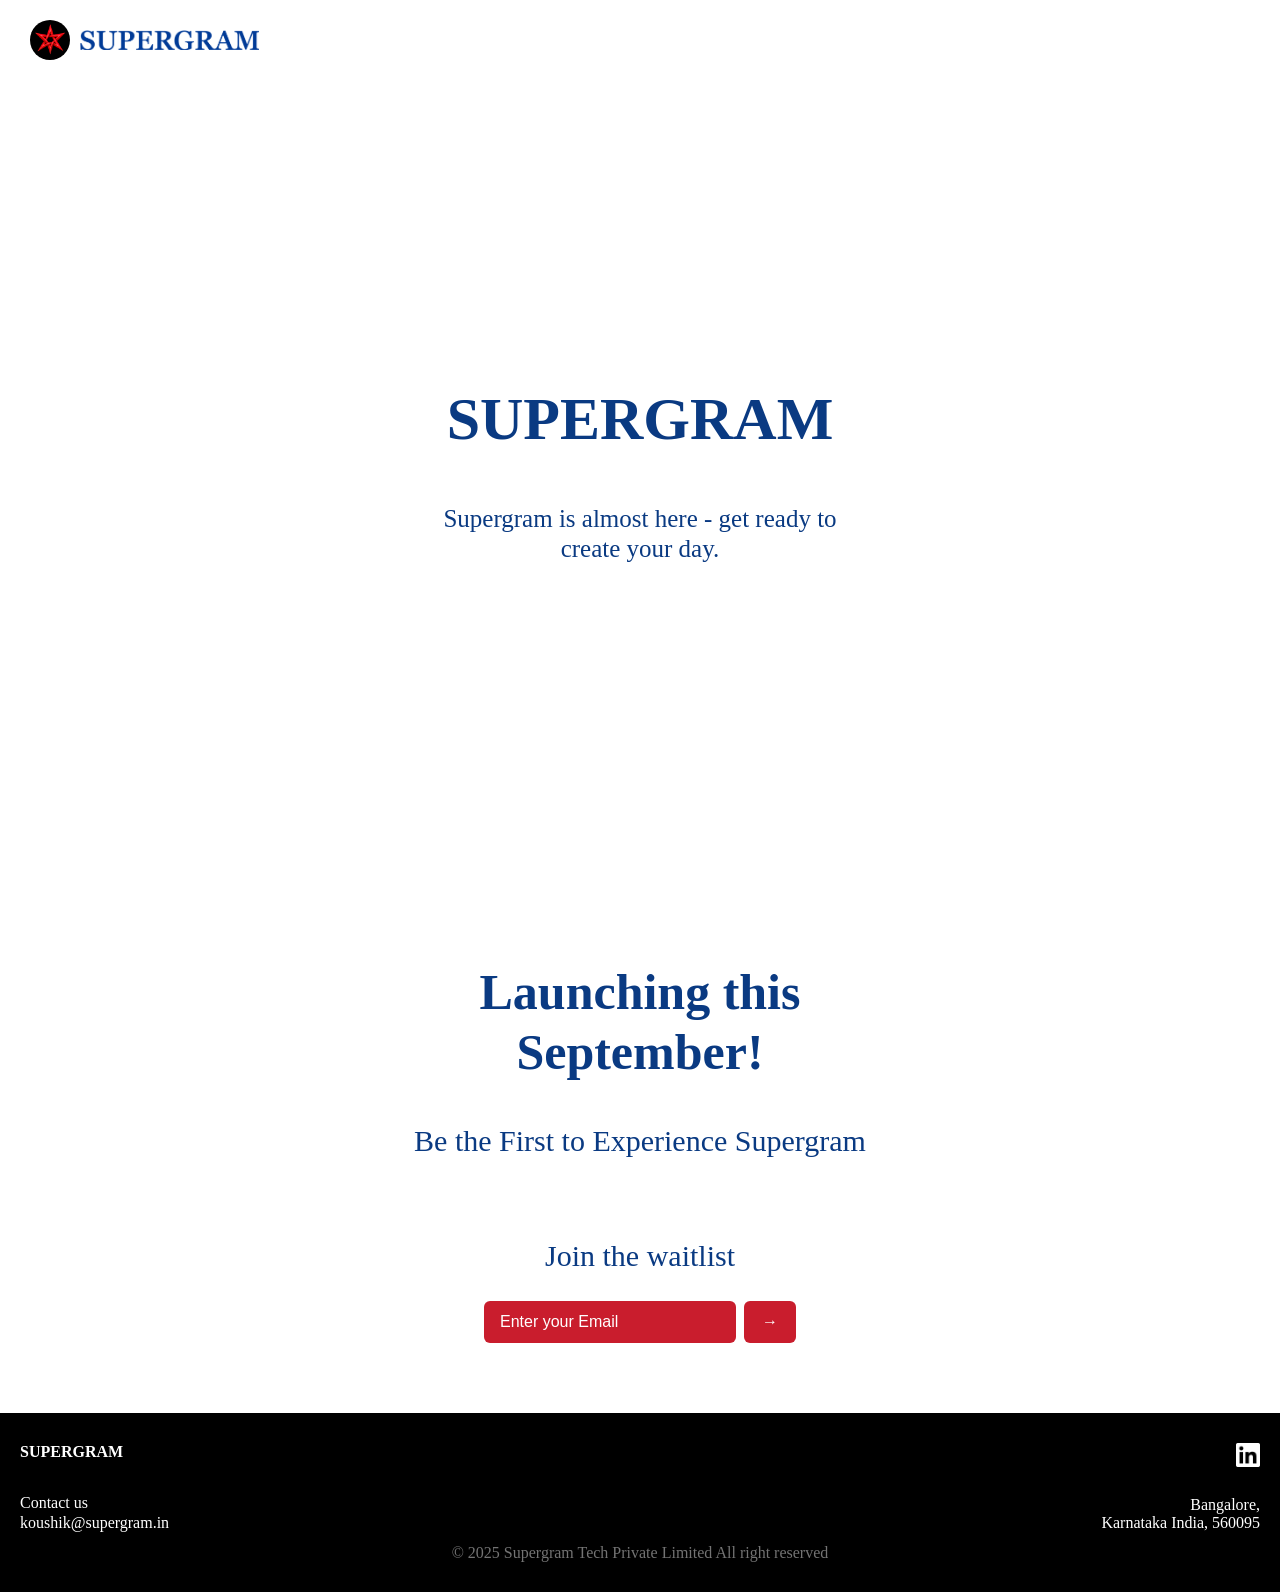
<file: main.html>
<!DOCTYPE html>
<html lang="en">
<head>
  <meta charset="UTF-8">
  <meta name="viewport" content="width=device-width, initial-scale=1.0">
  <title>Supergram</title>
  <style>
    body {
      margin: 0;
      font-family: "Georgia", serif;
      background: #fff;
      color: #0a3a82;
    }
    .header {
      position: absolute;
      top: 20px;
      left: 30px;
      display: flex;
      align-items: center;
      font-weight: bold;
      font-size: 20px;
    }
    .logo {
      width: 40px;
      height: 40px;
      margin-right: 10px;
      border-radius: 50%;
      position: relative;
    }
    .logoTitle {
      height: 20px;
      width: '100%';
      margin-right: 10px;
      position: relative;
    }
    .logo::before {
      content: "";
      position: absolute;
      top: 50%;
      left: 50%;
      transform: translate(-40%, -50%);
      width: 0;
      height: 0;
      border-top: 8px solid transparent;
      border-bottom: 8px solid transparent;
      border-left: 14px solid white;
    }
    .hero {
      height: 100vh;
      display: flex;
      flex-direction: column;
      justify-content: center;
      align-items: center;
      text-align: center;
    }
    .hero h1 {
      font-size: 60px;
      margin-bottom: 50px;
    }
    .hero p {
      font-size: 25px;
      margin:0;
      line-height: 30px;
    }
    .waitlist-section {
      display: flex;
      flex-direction: column;
      justify-content: center;
      align-items: center;
      text-align: center;
      padding: 20px;
    }
    .waitlist-section h1 {
      font-size: 50px;
      margin-bottom: 10px;
      line-height: 60px;
    }
    .waitlist-section h2 {
      font-size: 30px;
      margin-bottom: 40px;
      font-weight: normal;
      line-height: 50px;
    }
    .waitlist-text {
      font-size: 20px;
      margin-bottom: 20px;
    }
    .form {
      display: flex;
      gap: 8px;
    }
    .form input {
      padding: 12px 16px;
      border: none;
      border-radius: 6px;
      width: 220px;
      font-size: 16px;
      outline: none;
      background: #c91d2d;
      color: #fff;
    }
    .form button {
      background: #c91d2d;
      color: #fff;
      border: none;
      border-radius: 6px;
      padding: 12px 18px;
      font-size: 16px;
      cursor: pointer;
    }
    .form button:hover {
      background: #a51523;
    }
    footer {
    background: rgb(0, 0, 0);
    color: #fff;
    padding: 30px 20px;
    font-size: 16px;
    margin-top: 50px;
  }
  .footer-container {
    display: flex;
    justify-content: space-between;
    align-items: flex-start;
    flex-wrap: wrap;
    text-align: left;
  }
  .footer-left strong {
    display: block;
    margin-bottom: 15px;
    font-size: 16px;
  }
  .footer-left a {
    color: #fff;
    text-decoration: none;
    font-size: 16px;
    line-height: 22px;
  }
  .footer-left a:hover {
    text-decoration: underline;
  }
  .footer-center {
    flex: 1;
    text-align: center;
    font-size: 16px;
    color: rgb(115, 115, 115);
    margin-top: 10px;
  }
  .footer-right {
    text-align: right;
  }
  .linkedin {
    margin-bottom: 25px;
  }
  .linkedin img {
    width: 24px;
    height: 24px;
    display: inline-block;
  }
  ::-webkit-input-placeholder { 
    color:    #fff;
}
:-moz-placeholder {
   color:    #fff;
   opacity:  1;
}
::-moz-placeholder {
   color:    #fff;
   opacity:  1;
}
:-ms-input-placeholder { 
   color:    #fff;
}
::-ms-input-placeholder {
   color:    #fff;
}
::placeholder { 
   color:    #fff;
}
  </style>
</head>
<body>

  <div class="header">
        <img src="src/images/logo.png" class="logo" alt="Logo">
        <img src="src/images/title.png" class="logoTitle" alt="SUPERGRAM">
  </div>


  <section class="hero">
    <h1>SUPERGRAM</h1>
    <p>Supergram is almost here - get ready to <br /> create your day.</p>
  </section>


  <section class="waitlist-section">
    <h1>Launching this <br /> September!</h1>
    <h2>Be the First to Experience Supergram</h2>
    <h2 style="margin-bottom: 20px;">Join the waitlist</h2>

    <form class="form">
      <input type="email" placeholder="Enter your Email" required>
      <button type="submit">→</button>
    </form>
  </section>


  <footer>
  <div class="footer-container">
    <div class="footer-left">
      <strong>SUPERGRAM</strong><br>
      Contact us <br>
      <a href="mailto:koushik@supergram.in">koushik@supergram.in</a>
    </div>

    <div class="footer-right">
      <div class="linkedin">
        <a href="https://www.linkedin.com/company/officialsupergram/?viewAsMember=true">
        <img src="src/images/linkedin.png" alt="LinkedIn">
        </a>
      </div>
      Bangalore,<br>
      Karnataka India, 560095
    </div>
  </div>

    <div class="footer-center">
      © 2025 Supergram Tech Private Limited All right reserved
    </div>
</footer>
</body>
</html>
</file>
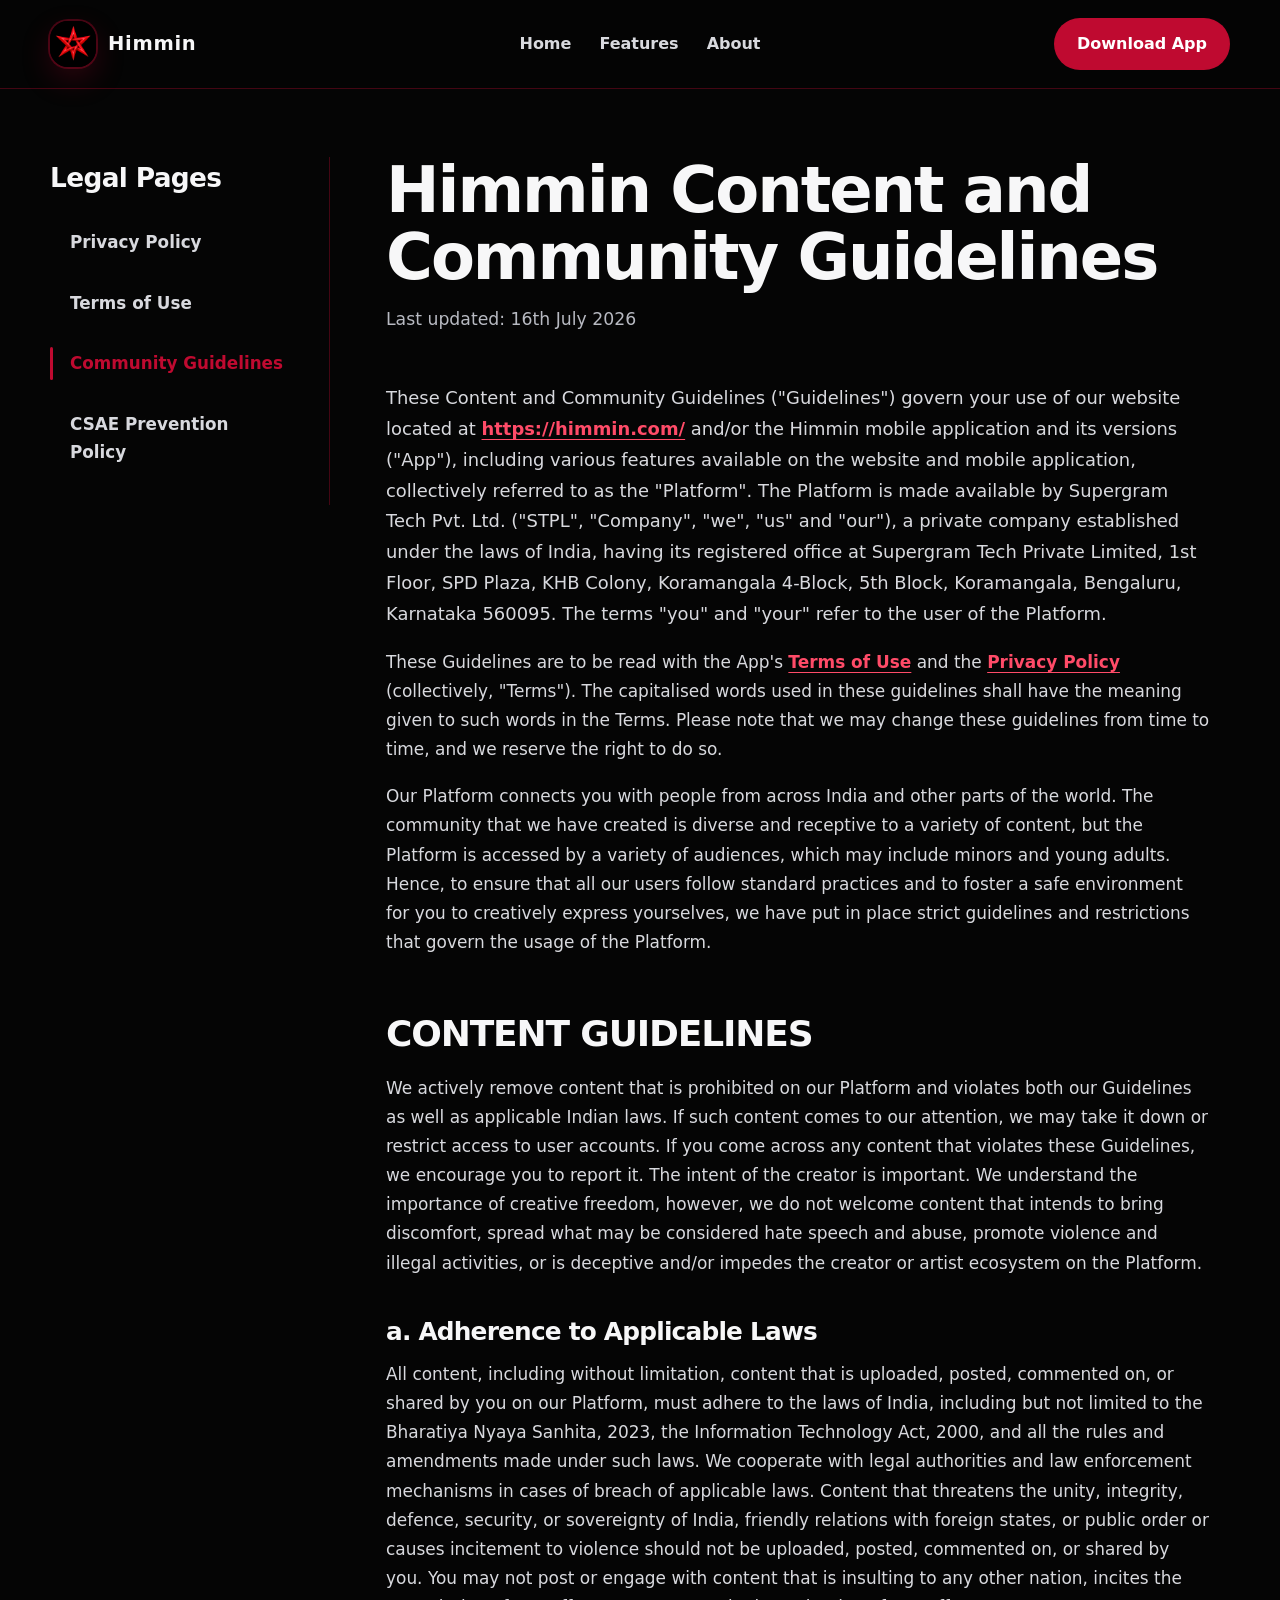
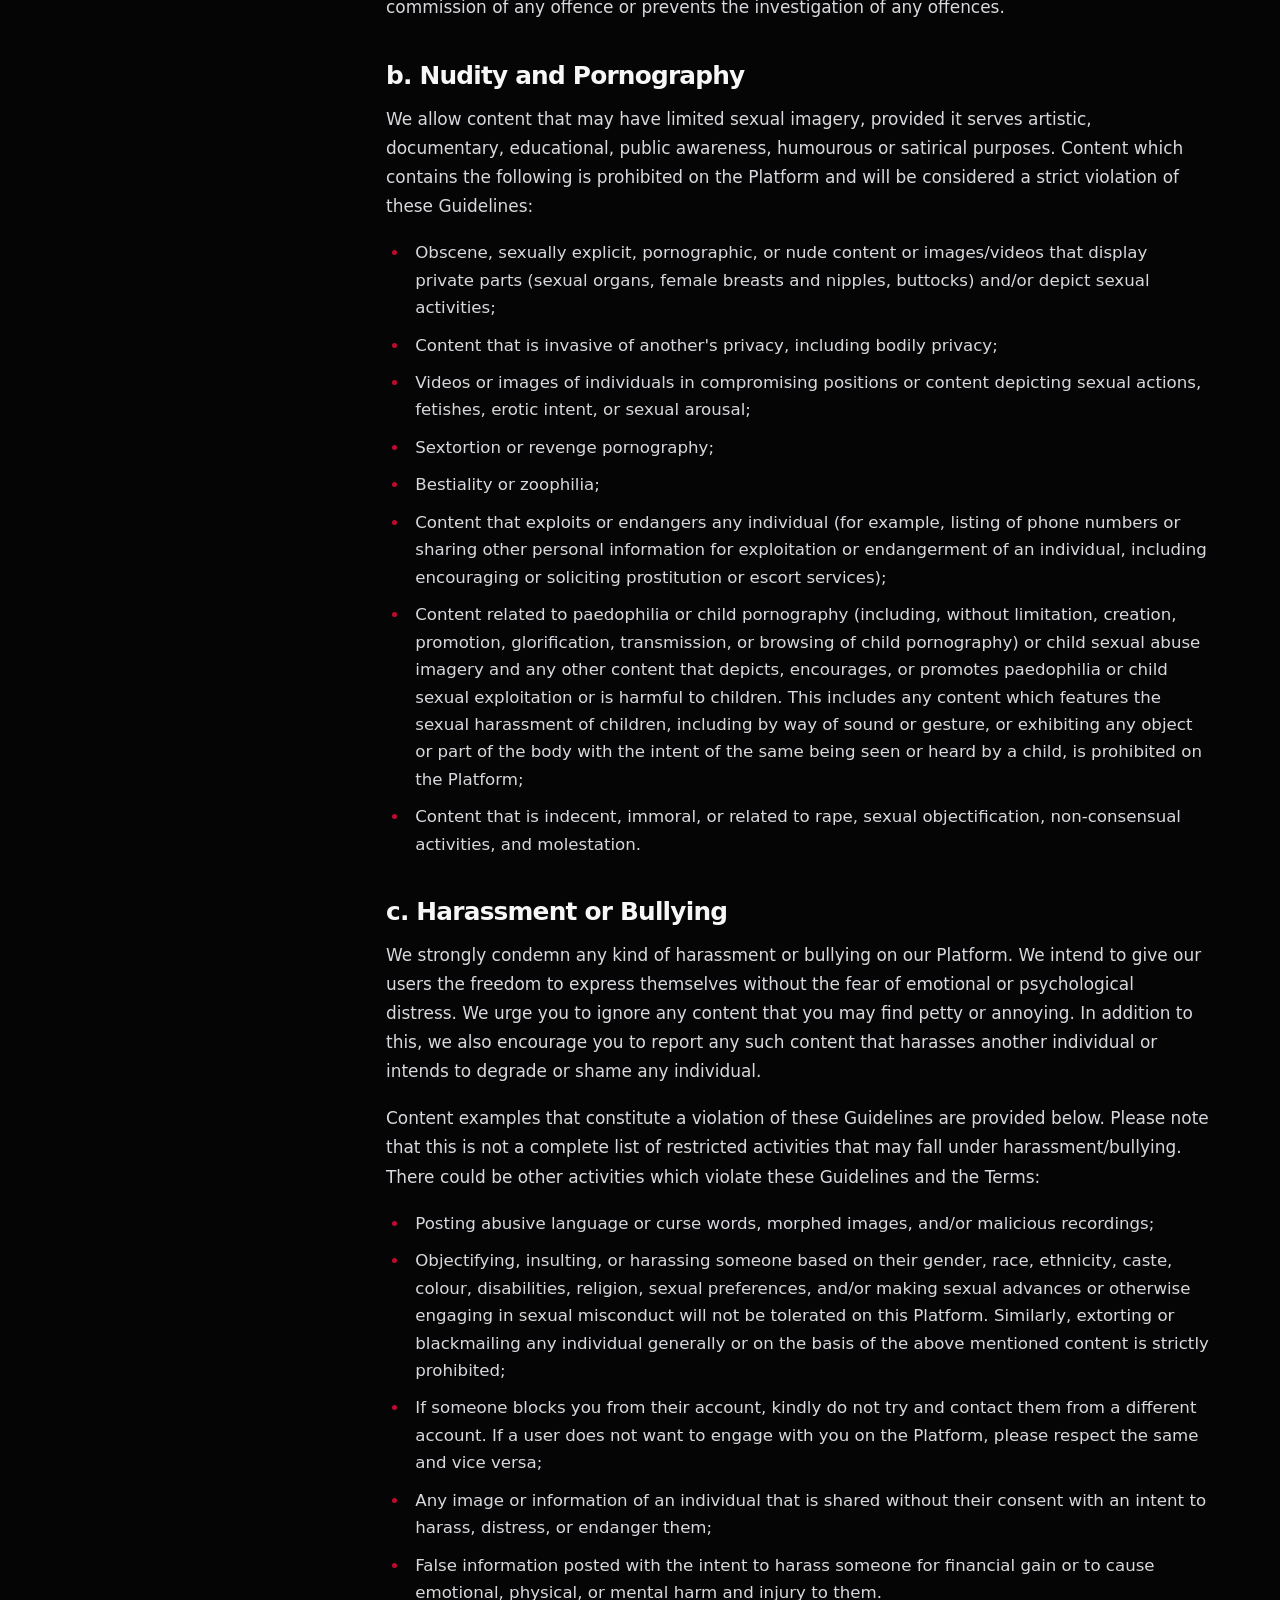
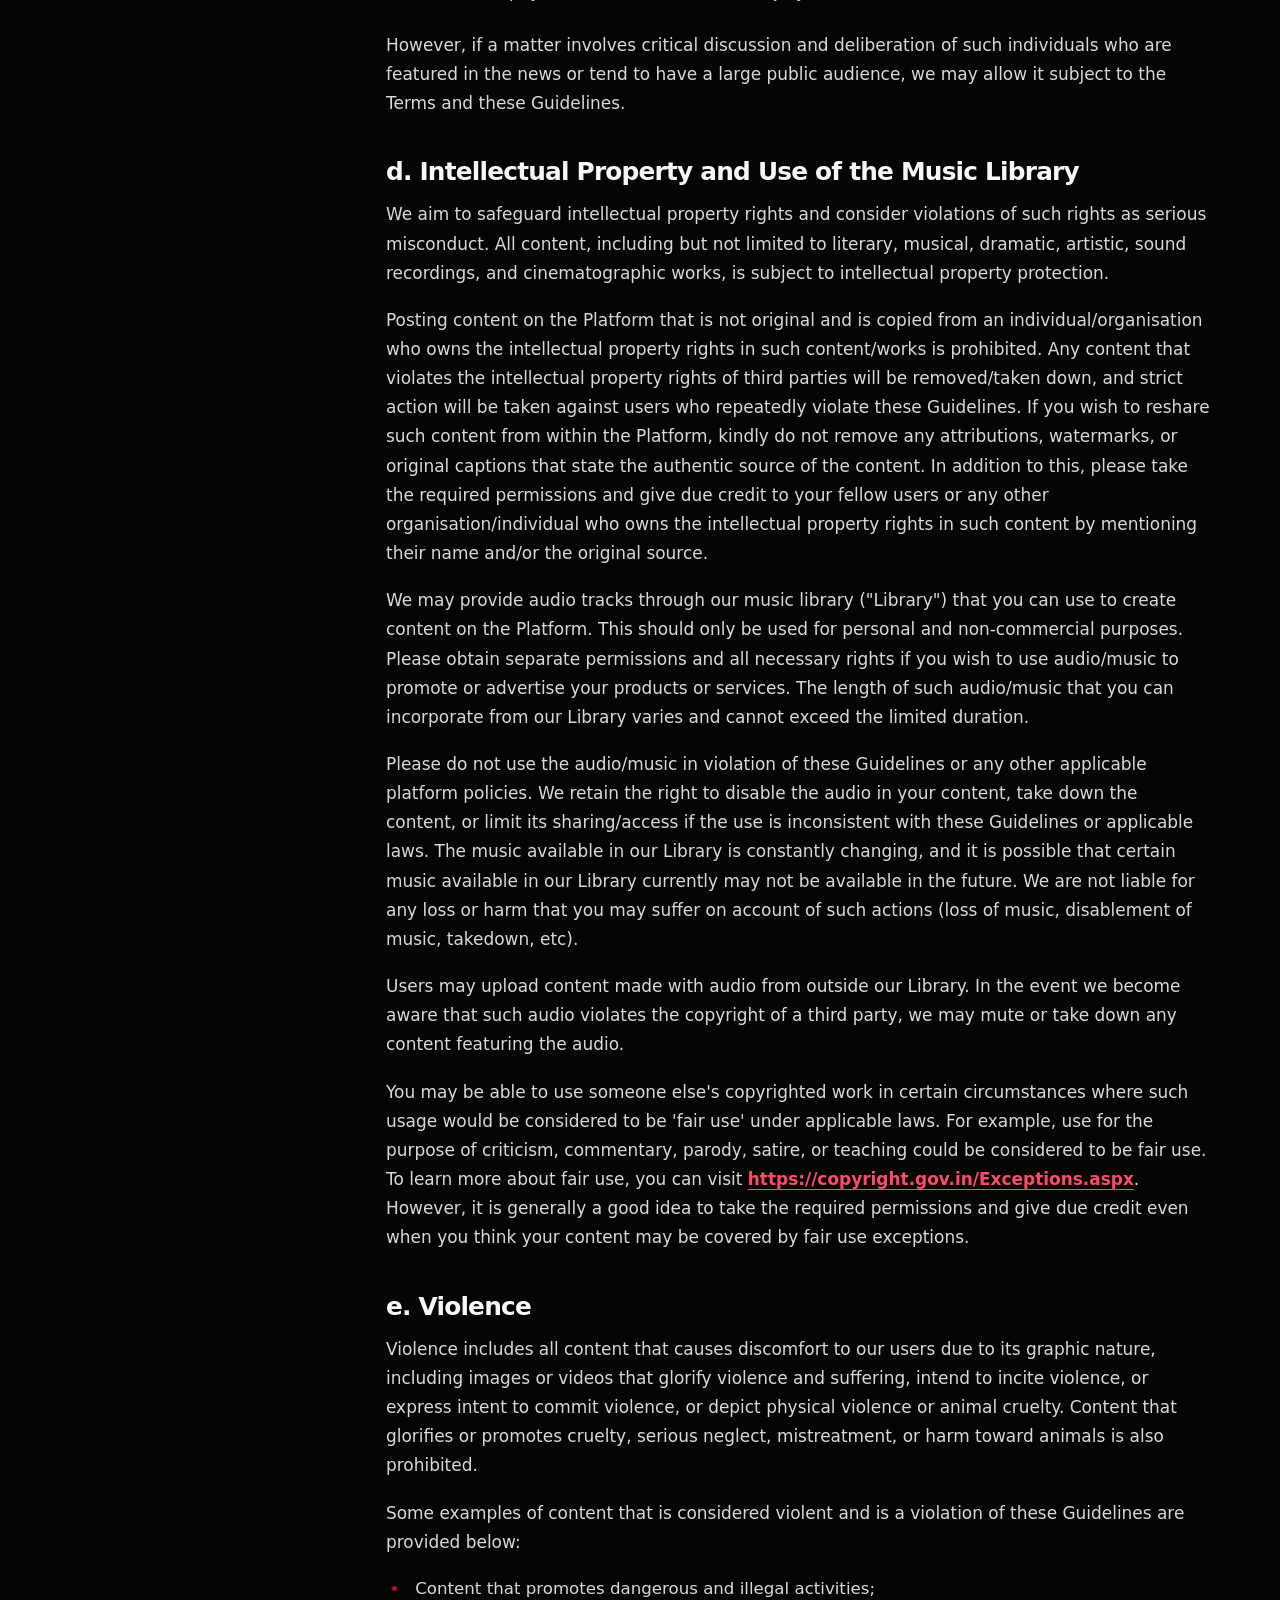
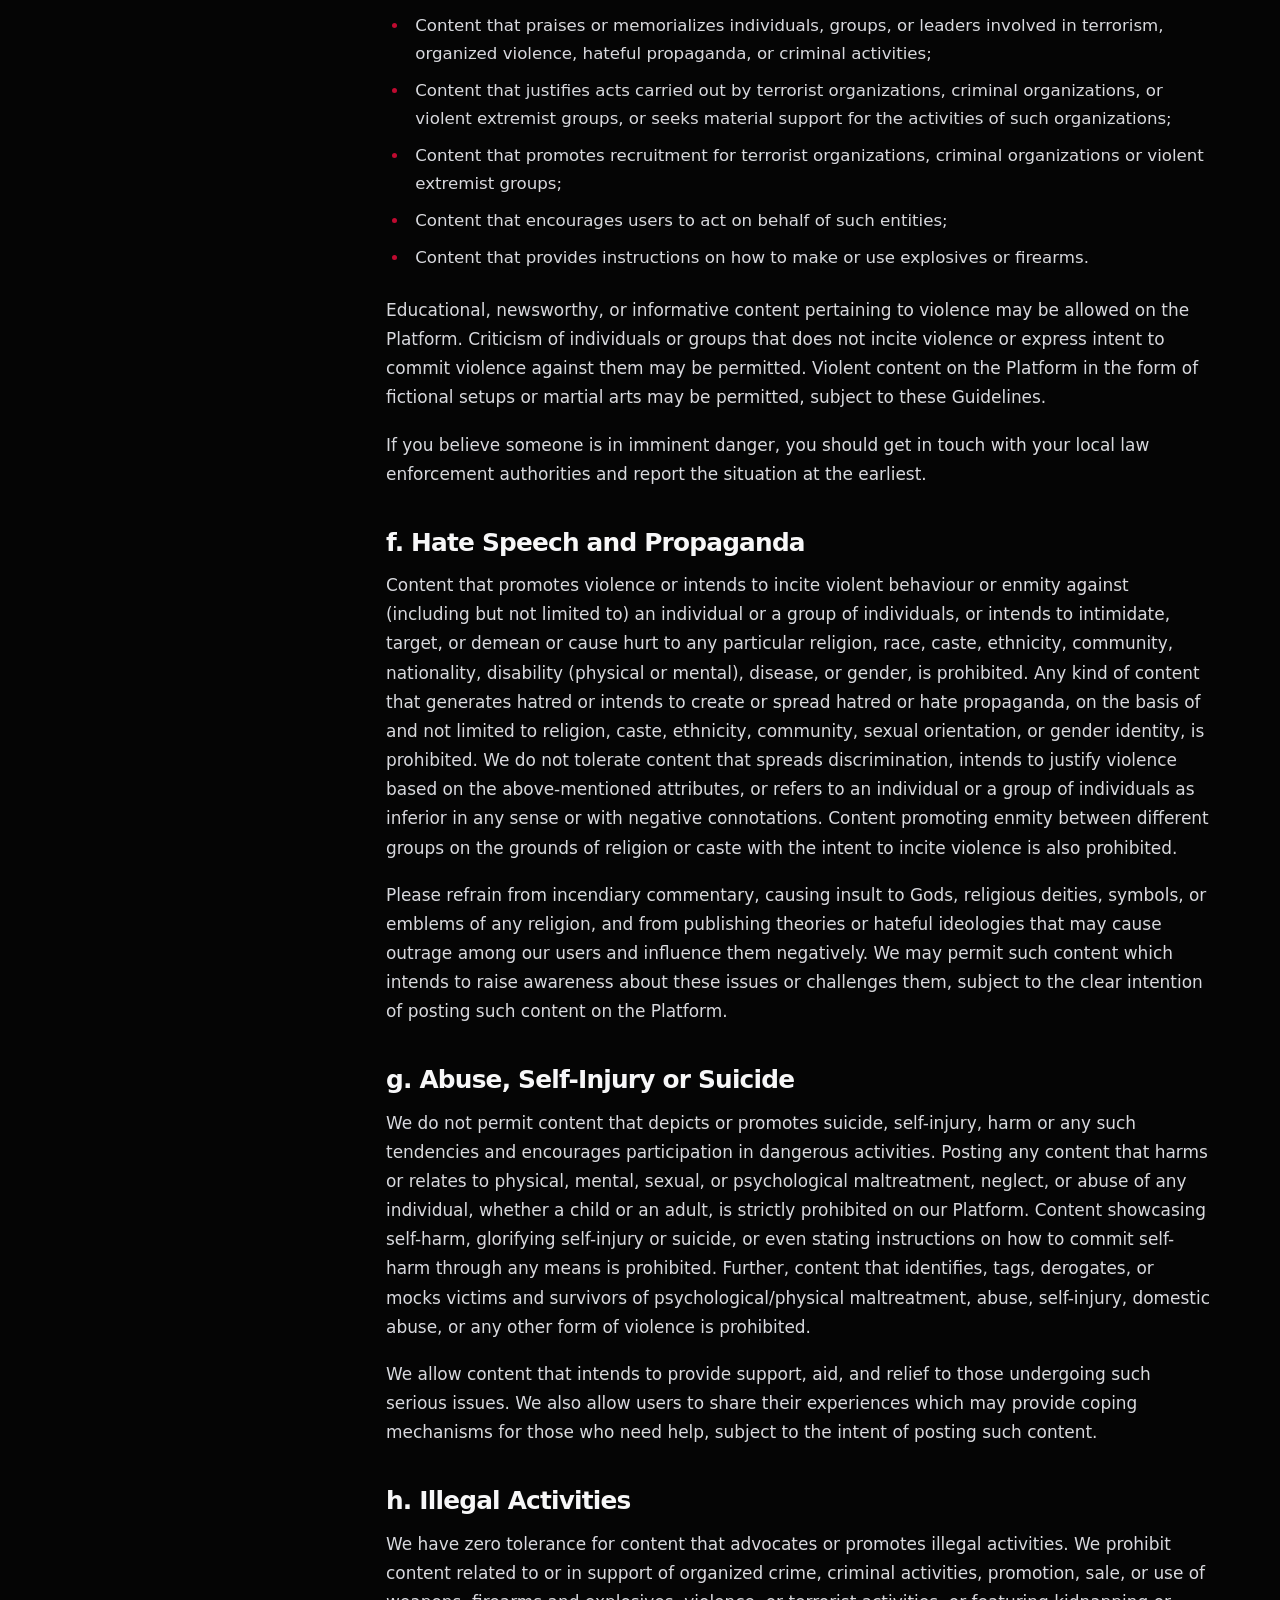
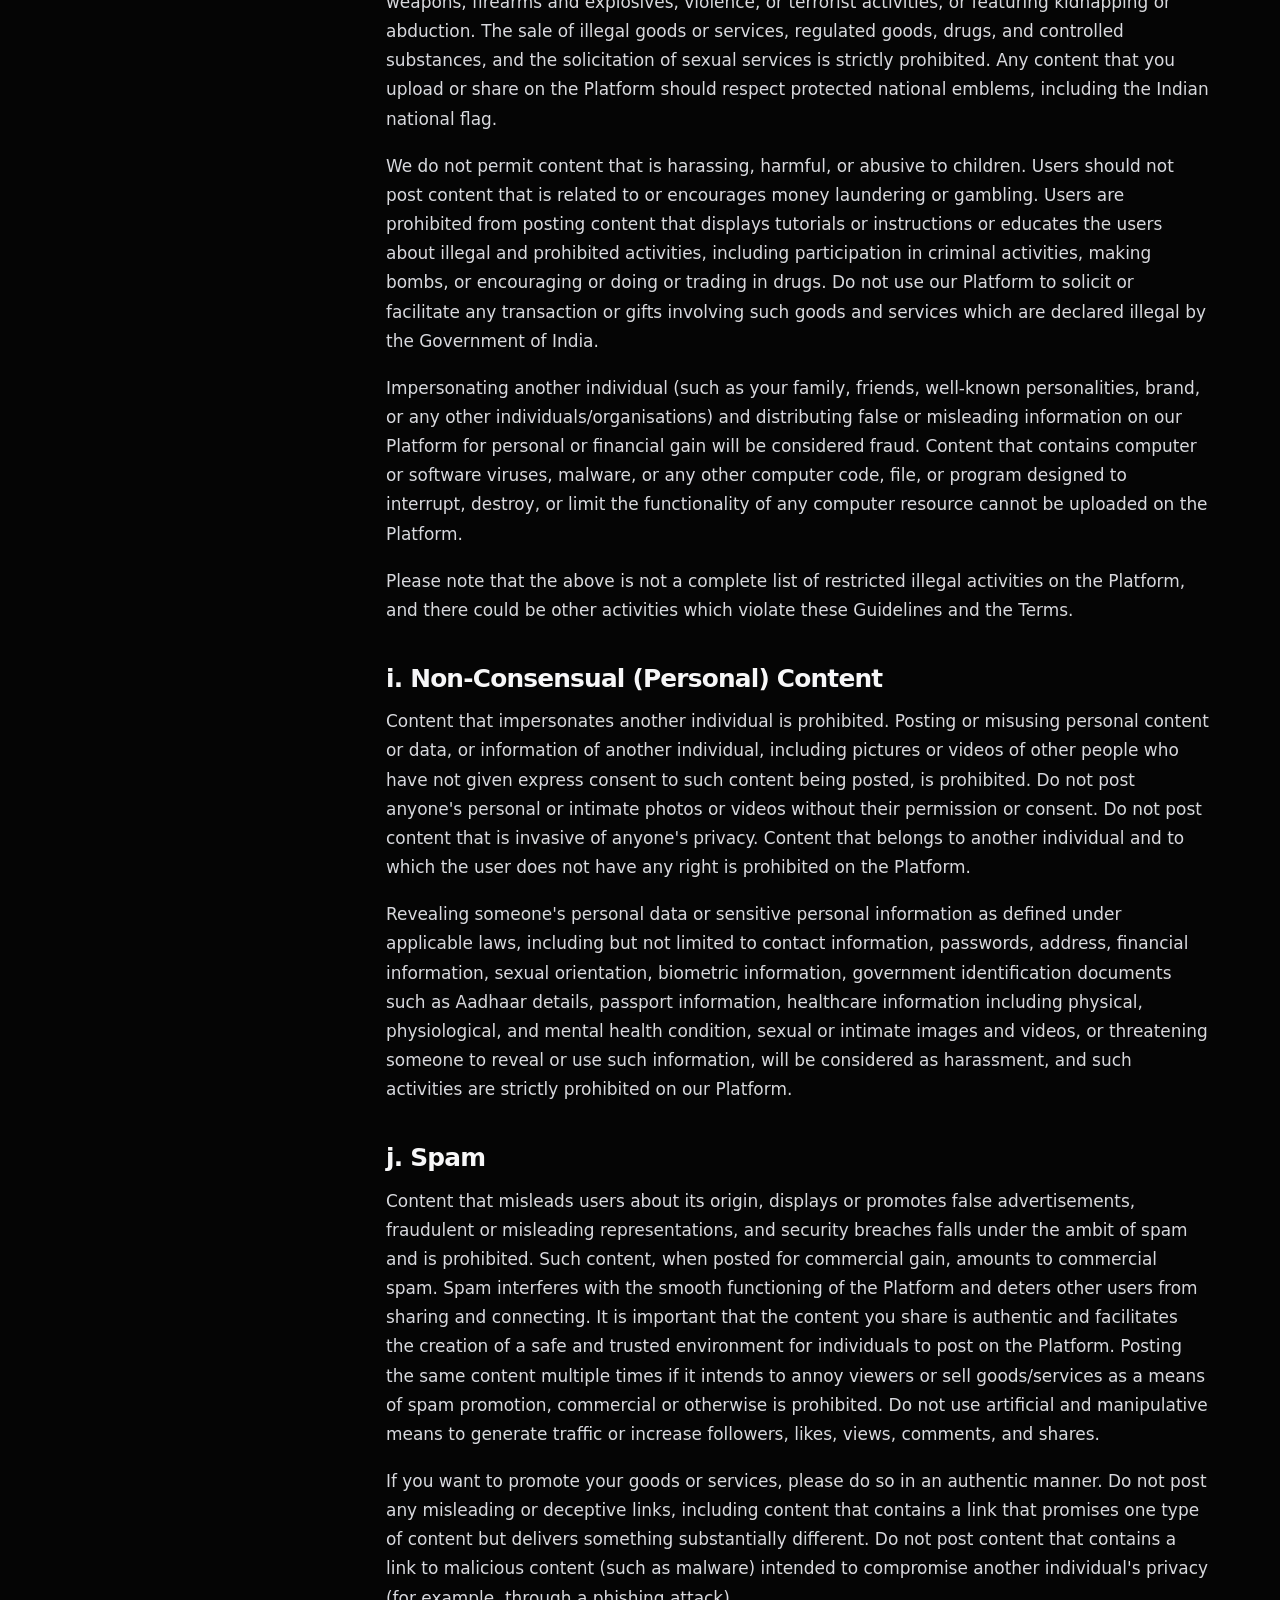
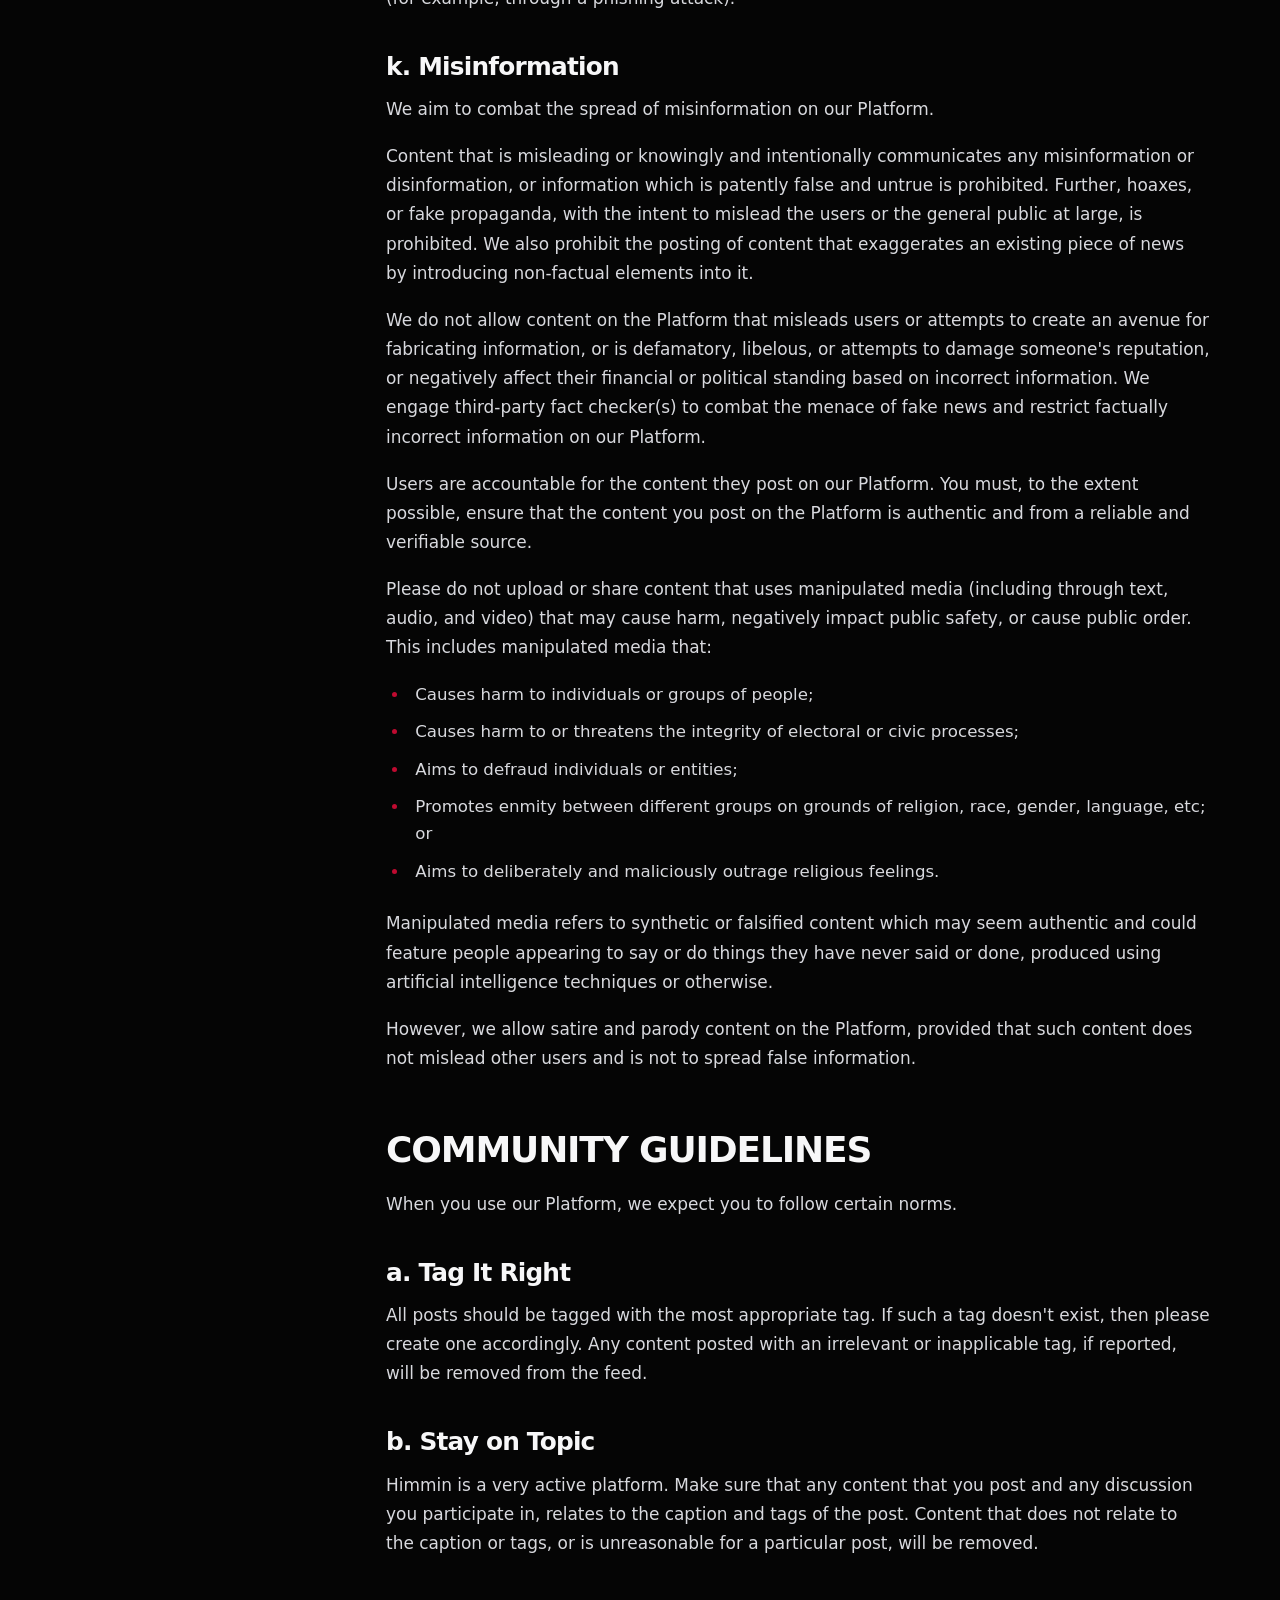
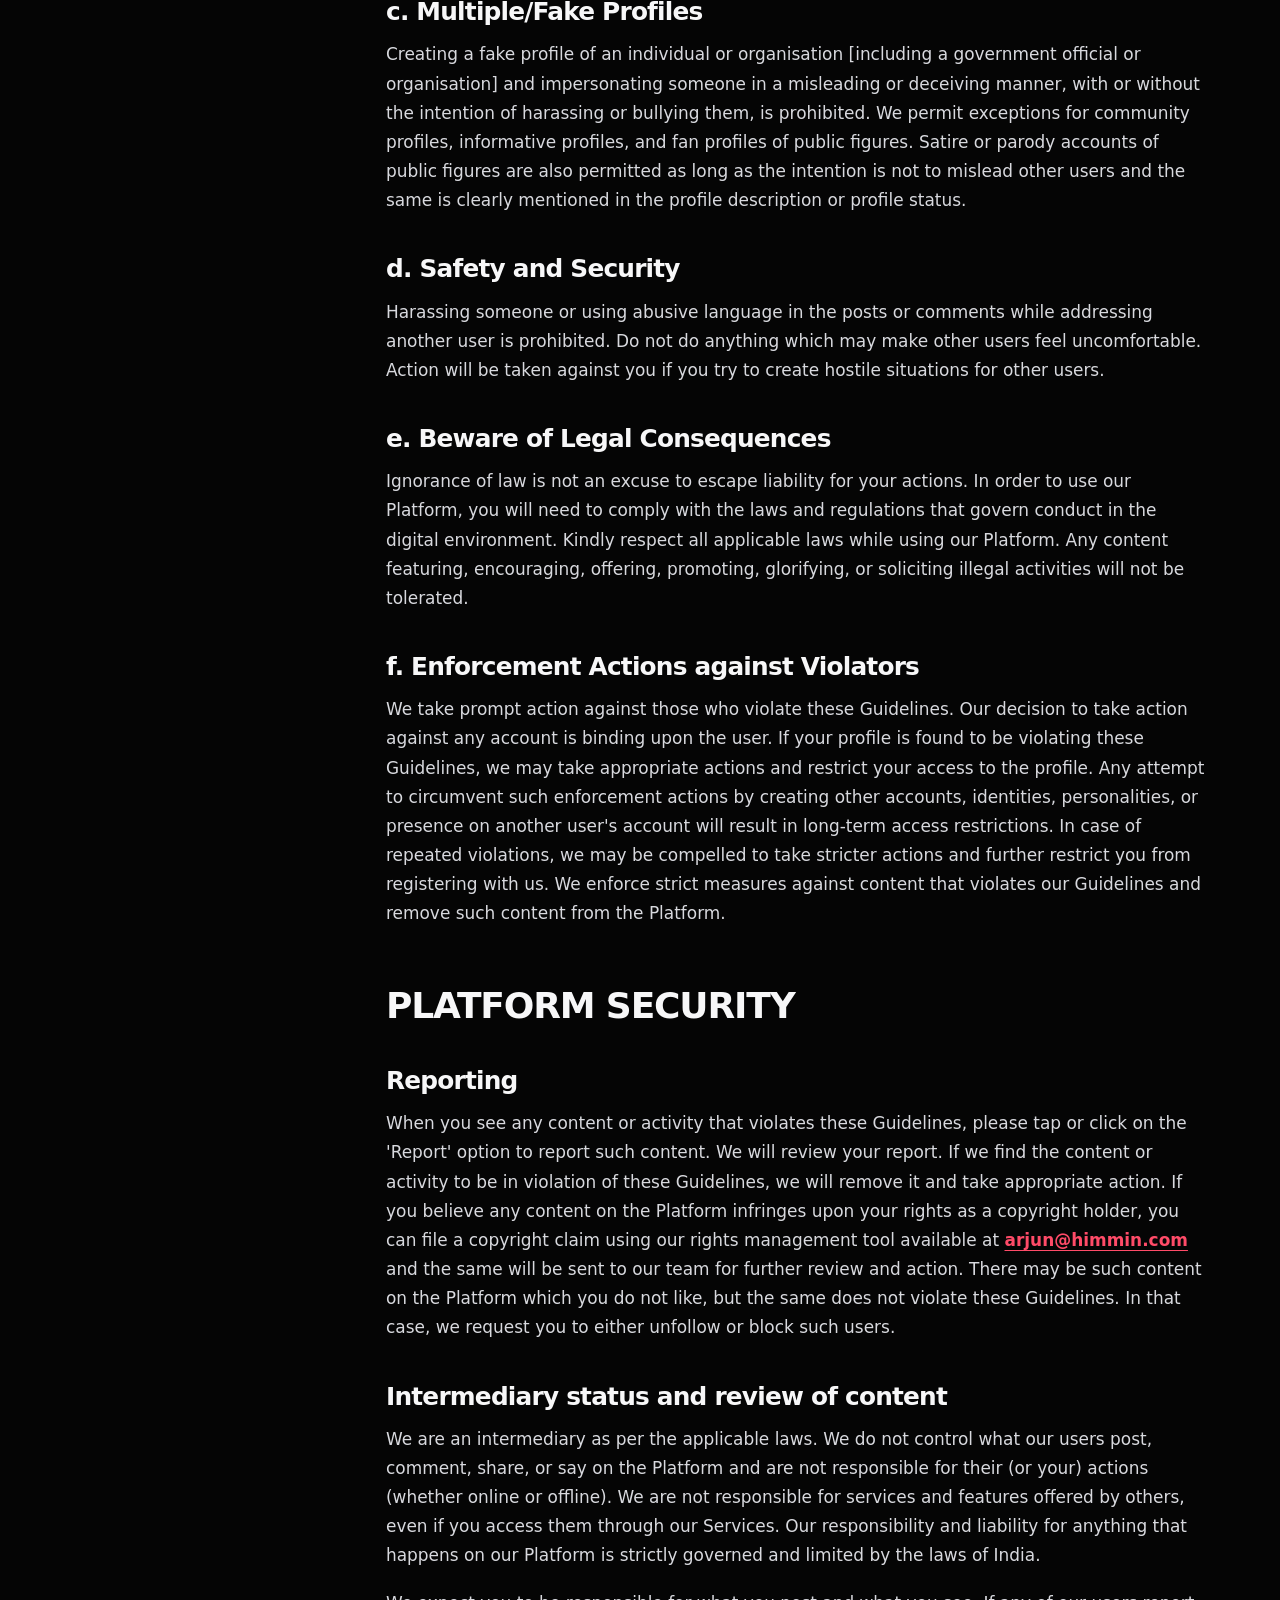
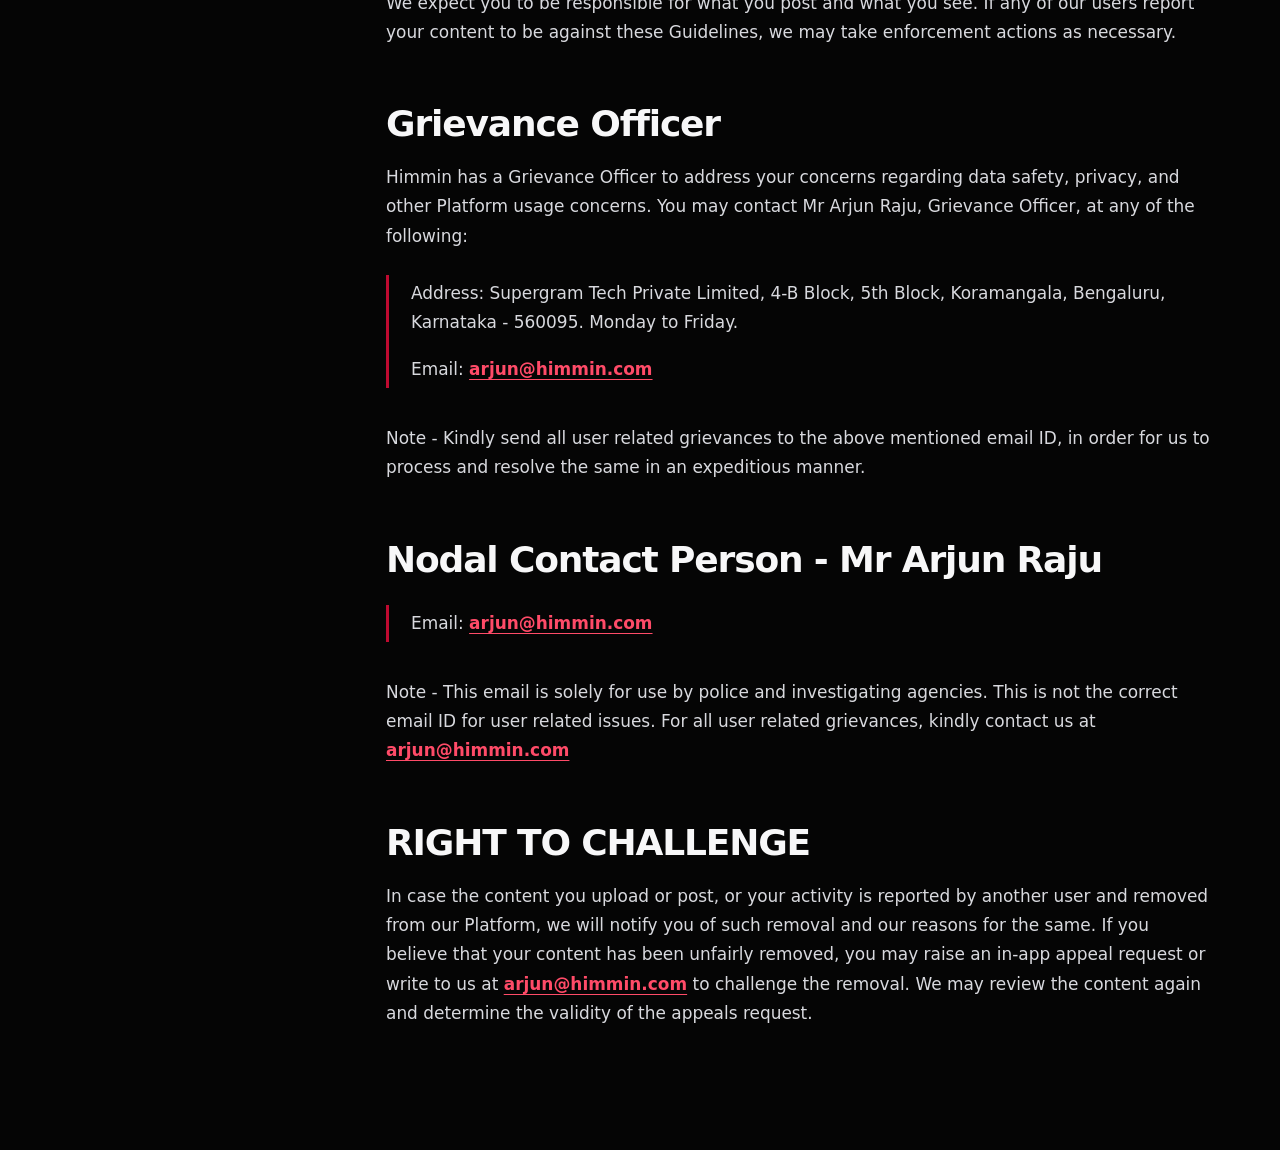
<file: legal/community.html>
<!doctype html>
<html lang="en">
<head>
  <meta charset="utf-8">
  <meta name="viewport" content="width=device-width, initial-scale=1">
  <title>Content and Community Guidelines | Himmin</title>
  <meta name="description" content="Read the Content and Community Guidelines for using Himmin safely and responsibly.">
  <link rel="icon" href="../favicon.ico">
  <link rel="apple-touch-icon" href="../apple-touch-icon.png">
  <link rel="stylesheet" href="legal.css">
  <script src="legal.js" defer></script>
</head>
<body>
  <a class="skip-link" href="#policy-content">Skip to policy content</a>

  <header class="site-header">
    <div class="site-header__inner">
      <a class="brand-link" href="../index.html" aria-label="Himmin home">
        <img class="brand-link__logo" src="../src/images/logo.png" alt="">
        <span class="brand-link__name">Himmin</span>
      </a>
      <nav class="site-nav" aria-label="Primary navigation">
        <a href="../index.html#home">Home</a>
        <a href="../index.html#feature">Features</a>
        <a href="../index.html#about">About</a>
      </nav>
      <a class="download-link" href="https://play.google.com/store/apps/details?id=com.supergram&amp;hl=en" target="_blank" rel="noopener noreferrer">Download App</a>
    </div>
  </header>

  <main class="legal-shell">
    <aside class="legal-nav" aria-label="Legal pages">
      <h2>Legal Pages</h2>
      <ul>
        <li><a href="privacy.html">Privacy Policy</a></li>
        <li><a href="terms.html">Terms of Use</a></li>
        <li><a href="community.html" aria-current="page">Community Guidelines</a></li>
        <li><a href="csae.html">CSAE Prevention Policy</a></li>
      </ul>
    </aside>

    <div>
      <div class="legal-mobile-nav">
        <label for="policy-selector">Legal Pages</label>
        <select id="policy-selector" data-policy-select>
          <option value="privacy.html">Privacy Policy</option>
          <option value="terms.html">Terms of Use</option>
          <option value="community.html" selected>Community Guidelines</option>
          <option value="csae.html">CSAE Prevention Policy</option>
        </select>
        <noscript>
          <p class="noscript-links">View: <a href="privacy.html">Privacy Policy</a>, <a href="terms.html">Terms of Use</a>, <a href="community.html">Community Guidelines</a>, or <a href="csae.html">CSAE Prevention Policy</a>.</p>
        </noscript>
      </div>

      <article class="policy" id="policy-content">
        <header class="policy__header">
          <h1>Himmin Content and Community Guidelines</h1>
          <p class="last-updated">Last updated: 16th July 2026</p>
        </header>

        <p class="policy__intro">These Content and Community Guidelines ("Guidelines") govern your use of our website located at <a href="https://himmin.com/">https://himmin.com/</a> and/or the Himmin mobile application and its versions ("App"), including various features available on the website and mobile application, collectively referred to as the "Platform". The Platform is made available by Supergram Tech Pvt. Ltd. ("STPL", "Company", "we", "us" and "our"), a private company established under the laws of India, having its registered office at Supergram Tech Private Limited, 1st Floor, SPD Plaza, KHB Colony, Koramangala 4-Block, 5th Block, Koramangala, Bengaluru, Karnataka 560095. The terms "you" and "your" refer to the user of the Platform.</p>
        <p>These Guidelines are to be read with the App's <a href="terms.html">Terms of Use</a> and the <a href="privacy.html">Privacy Policy</a> (collectively, "Terms"). The capitalised words used in these guidelines shall have the meaning given to such words in the Terms. Please note that we may change these guidelines from time to time, and we reserve the right to do so.</p>
        <p>Our Platform connects you with people from across India and other parts of the world. The community that we have created is diverse and receptive to a variety of content, but the Platform is accessed by a variety of audiences, which may include minors and young adults. Hence, to ensure that all our users follow standard practices and to foster a safe environment for you to creatively express yourselves, we have put in place strict guidelines and restrictions that govern the usage of the Platform.</p>

        <h2>CONTENT GUIDELINES</h2>
        <p>We actively remove content that is prohibited on our Platform and violates both our Guidelines as well as applicable Indian laws. If such content comes to our attention, we may take it down or restrict access to user accounts. If you come across any content that violates these Guidelines, we encourage you to report it. The intent of the creator is important. We understand the importance of creative freedom, however, we do not welcome content that intends to bring discomfort, spread what may be considered hate speech and abuse, promote violence and illegal activities, or is deceptive and/or impedes the creator or artist ecosystem on the Platform.</p>

        <h3>a. Adherence to Applicable Laws</h3>
        <p>All content, including without limitation, content that is uploaded, posted, commented on, or shared by you on our Platform, must adhere to the laws of India, including but not limited to the Bharatiya Nyaya Sanhita, 2023, the Information Technology Act, 2000, and all the rules and amendments made under such laws. We cooperate with legal authorities and law enforcement mechanisms in cases of breach of applicable laws. Content that threatens the unity, integrity, defence, security, or sovereignty of India, friendly relations with foreign states, or public order or causes incitement to violence should not be uploaded, posted, commented on, or shared by you. You may not post or engage with content that is insulting to any other nation, incites the commission of any offence or prevents the investigation of any offences.</p>

        <h3>b. Nudity and Pornography</h3>
        <p>We allow content that may have limited sexual imagery, provided it serves artistic, documentary, educational, public awareness, humourous or satirical purposes. Content which contains the following is prohibited on the Platform and will be considered a strict violation of these Guidelines:</p>
        <ul>
          <li>Obscene, sexually explicit, pornographic, or nude content or images/videos that display private parts (sexual organs, female breasts and nipples, buttocks) and/or depict sexual activities;</li>
          <li>Content that is invasive of another's privacy, including bodily privacy;</li>
          <li>Videos or images of individuals in compromising positions or content depicting sexual actions, fetishes, erotic intent, or sexual arousal;</li>
          <li>Sextortion or revenge pornography;</li>
          <li>Bestiality or zoophilia;</li>
          <li>Content that exploits or endangers any individual (for example, listing of phone numbers or sharing other personal information for exploitation or endangerment of an individual, including encouraging or soliciting prostitution or escort services);</li>
          <li>Content related to paedophilia or child pornography (including, without limitation, creation, promotion, glorification, transmission, or browsing of child pornography) or child sexual abuse imagery and any other content that depicts, encourages, or promotes paedophilia or child sexual exploitation or is harmful to children. This includes any content which features the sexual harassment of children, including by way of sound or gesture, or exhibiting any object or part of the body with the intent of the same being seen or heard by a child, is prohibited on the Platform;</li>
          <li>Content that is indecent, immoral, or related to rape, sexual objectification, non-consensual activities, and molestation.</li>
        </ul>

        <h3>c. Harassment or Bullying</h3>
        <p>We strongly condemn any kind of harassment or bullying on our Platform. We intend to give our users the freedom to express themselves without the fear of emotional or psychological distress. We urge you to ignore any content that you may find petty or annoying. In addition to this, we also encourage you to report any such content that harasses another individual or intends to degrade or shame any individual.</p>
        <p>Content examples that constitute a violation of these Guidelines are provided below. Please note that this is not a complete list of restricted activities that may fall under harassment/bullying. There could be other activities which violate these Guidelines and the Terms:</p>
        <ul>
          <li>Posting abusive language or curse words, morphed images, and/or malicious recordings;</li>
          <li>Objectifying, insulting, or harassing someone based on their gender, race, ethnicity, caste, colour, disabilities, religion, sexual preferences, and/or making sexual advances or otherwise engaging in sexual misconduct will not be tolerated on this Platform. Similarly, extorting or blackmailing any individual generally or on the basis of the above mentioned content is strictly prohibited;</li>
          <li>If someone blocks you from their account, kindly do not try and contact them from a different account. If a user does not want to engage with you on the Platform, please respect the same and vice versa;</li>
          <li>Any image or information of an individual that is shared without their consent with an intent to harass, distress, or endanger them;</li>
          <li>False information posted with the intent to harass someone for financial gain or to cause emotional, physical, or mental harm and injury to them.</li>
        </ul>
        <p>However, if a matter involves critical discussion and deliberation of such individuals who are featured in the news or tend to have a large public audience, we may allow it subject to the Terms and these Guidelines.</p>

        <h3>d. Intellectual Property and Use of the Music Library</h3>
        <p>We aim to safeguard intellectual property rights and consider violations of such rights as serious misconduct. All content, including but not limited to literary, musical, dramatic, artistic, sound recordings, and cinematographic works, is subject to intellectual property protection.</p>
        <p>Posting content on the Platform that is not original and is copied from an individual/organisation who owns the intellectual property rights in such content/works is prohibited. Any content that violates the intellectual property rights of third parties will be removed/taken down, and strict action will be taken against users who repeatedly violate these Guidelines. If you wish to reshare such content from within the Platform, kindly do not remove any attributions, watermarks, or original captions that state the authentic source of the content. In addition to this, please take the required permissions and give due credit to your fellow users or any other organisation/individual who owns the intellectual property rights in such content by mentioning their name and/or the original source.</p>
        <p>We may provide audio tracks through our music library ("Library") that you can use to create content on the Platform. This should only be used for personal and non-commercial purposes. Please obtain separate permissions and all necessary rights if you wish to use audio/music to promote or advertise your products or services. The length of such audio/music that you can incorporate from our Library varies and cannot exceed the limited duration.</p>
        <p>Please do not use the audio/music in violation of these Guidelines or any other applicable platform policies. We retain the right to disable the audio in your content, take down the content, or limit its sharing/access if the use is inconsistent with these Guidelines or applicable laws. The music available in our Library is constantly changing, and it is possible that certain music available in our Library currently may not be available in the future. We are not liable for any loss or harm that you may suffer on account of such actions (loss of music, disablement of music, takedown, etc).</p>
        <p>Users may upload content made with audio from outside our Library. In the event we become aware that such audio violates the copyright of a third party, we may mute or take down any content featuring the audio.</p>
        <p>You may be able to use someone else's copyrighted work in certain circumstances where such usage would be considered to be 'fair use' under applicable laws. For example, use for the purpose of criticism, commentary, parody, satire, or teaching could be considered to be fair use. To learn more about fair use, you can visit <a href="https://copyright.gov.in/Exceptions.aspx" target="_blank" rel="noopener noreferrer">https://copyright.gov.in/Exceptions.aspx</a>. However, it is generally a good idea to take the required permissions and give due credit even when you think your content may be covered by fair use exceptions.</p>

        <h3>e. Violence</h3>
        <p>Violence includes all content that causes discomfort to our users due to its graphic nature, including images or videos that glorify violence and suffering, intend to incite violence, or express intent to commit violence, or depict physical violence or animal cruelty. Content that glorifies or promotes cruelty, serious neglect, mistreatment, or harm toward animals is also prohibited.</p>
        <p>Some examples of content that is considered violent and is a violation of these Guidelines are provided below:</p>
        <ul>
          <li>Content that promotes dangerous and illegal activities;</li>
          <li>Content that praises or memorializes individuals, groups, or leaders involved in terrorism, organized violence, hateful propaganda, or criminal activities;</li>
          <li>Content that justifies acts carried out by terrorist organizations, criminal organizations, or violent extremist groups, or seeks material support for the activities of such organizations;</li>
          <li>Content that promotes recruitment for terrorist organizations, criminal organizations or violent extremist groups;</li>
          <li>Content that encourages users to act on behalf of such entities;</li>
          <li>Content that provides instructions on how to make or use explosives or firearms.</li>
        </ul>
        <p>Educational, newsworthy, or informative content pertaining to violence may be allowed on the Platform. Criticism of individuals or groups that does not incite violence or express intent to commit violence against them may be permitted. Violent content on the Platform in the form of fictional setups or martial arts may be permitted, subject to these Guidelines.</p>
        <p>If you believe someone is in imminent danger, you should get in touch with your local law enforcement authorities and report the situation at the earliest.</p>

        <h3>f. Hate Speech and Propaganda</h3>
        <p>Content that promotes violence or intends to incite violent behaviour or enmity against (including but not limited to) an individual or a group of individuals, or intends to intimidate, target, or demean or cause hurt to any particular religion, race, caste, ethnicity, community, nationality, disability (physical or mental), disease, or gender, is prohibited. Any kind of content that generates hatred or intends to create or spread hatred or hate propaganda, on the basis of and not limited to religion, caste, ethnicity, community, sexual orientation, or gender identity, is prohibited. We do not tolerate content that spreads discrimination, intends to justify violence based on the above-mentioned attributes, or refers to an individual or a group of individuals as inferior in any sense or with negative connotations. Content promoting enmity between different groups on the grounds of religion or caste with the intent to incite violence is also prohibited.</p>
        <p>Please refrain from incendiary commentary, causing insult to Gods, religious deities, symbols, or emblems of any religion, and from publishing theories or hateful ideologies that may cause outrage among our users and influence them negatively. We may permit such content which intends to raise awareness about these issues or challenges them, subject to the clear intention of posting such content on the Platform.</p>

        <h3>g. Abuse, Self-Injury or Suicide</h3>
        <p>We do not permit content that depicts or promotes suicide, self-injury, harm or any such tendencies and encourages participation in dangerous activities. Posting any content that harms or relates to physical, mental, sexual, or psychological maltreatment, neglect, or abuse of any individual, whether a child or an adult, is strictly prohibited on our Platform. Content showcasing self-harm, glorifying self-injury or suicide, or even stating instructions on how to commit self-harm through any means is prohibited. Further, content that identifies, tags, derogates, or mocks victims and survivors of psychological/physical maltreatment, abuse, self-injury, domestic abuse, or any other form of violence is prohibited.</p>
        <p>We allow content that intends to provide support, aid, and relief to those undergoing such serious issues. We also allow users to share their experiences which may provide coping mechanisms for those who need help, subject to the intent of posting such content.</p>

        <h3>h. Illegal Activities</h3>
        <p>We have zero tolerance for content that advocates or promotes illegal activities. We prohibit content related to or in support of organized crime, criminal activities, promotion, sale, or use of weapons, firearms and explosives, violence, or terrorist activities, or featuring kidnapping or abduction. The sale of illegal goods or services, regulated goods, drugs, and controlled substances, and the solicitation of sexual services is strictly prohibited. Any content that you upload or share on the Platform should respect protected national emblems, including the Indian national flag.</p>
        <p>We do not permit content that is harassing, harmful, or abusive to children. Users should not post content that is related to or encourages money laundering or gambling. Users are prohibited from posting content that displays tutorials or instructions or educates the users about illegal and prohibited activities, including participation in criminal activities, making bombs, or encouraging or doing or trading in drugs. Do not use our Platform to solicit or facilitate any transaction or gifts involving such goods and services which are declared illegal by the Government of India.</p>
        <p>Impersonating another individual (such as your family, friends, well-known personalities, brand, or any other individuals/organisations) and distributing false or misleading information on our Platform for personal or financial gain will be considered fraud. Content that contains computer or software viruses, malware, or any other computer code, file, or program designed to interrupt, destroy, or limit the functionality of any computer resource cannot be uploaded on the Platform.</p>
        <p>Please note that the above is not a complete list of restricted illegal activities on the Platform, and there could be other activities which violate these Guidelines and the Terms.</p>

        <h3>i. Non-Consensual (Personal) Content</h3>
        <p>Content that impersonates another individual is prohibited. Posting or misusing personal content or data, or information of another individual, including pictures or videos of other people who have not given express consent to such content being posted, is prohibited. Do not post anyone's personal or intimate photos or videos without their permission or consent. Do not post content that is invasive of anyone's privacy. Content that belongs to another individual and to which the user does not have any right is prohibited on the Platform.</p>
        <p>Revealing someone's personal data or sensitive personal information as defined under applicable laws, including but not limited to contact information, passwords, address, financial information, sexual orientation, biometric information, government identification documents such as Aadhaar details, passport information, healthcare information including physical, physiological, and mental health condition, sexual or intimate images and videos, or threatening someone to reveal or use such information, will be considered as harassment, and such activities are strictly prohibited on our Platform.</p>

        <h3>j. Spam</h3>
        <p>Content that misleads users about its origin, displays or promotes false advertisements, fraudulent or misleading representations, and security breaches falls under the ambit of spam and is prohibited. Such content, when posted for commercial gain, amounts to commercial spam. Spam interferes with the smooth functioning of the Platform and deters other users from sharing and connecting. It is important that the content you share is authentic and facilitates the creation of a safe and trusted environment for individuals to post on the Platform. Posting the same content multiple times if it intends to annoy viewers or sell goods/services as a means of spam promotion, commercial or otherwise is prohibited. Do not use artificial and manipulative means to generate traffic or increase followers, likes, views, comments, and shares.</p>
        <p>If you want to promote your goods or services, please do so in an authentic manner. Do not post any misleading or deceptive links, including content that contains a link that promises one type of content but delivers something substantially different. Do not post content that contains a link to malicious content (such as malware) intended to compromise another individual's privacy (for example, through a phishing attack).</p>

        <h3>k. Misinformation</h3>
        <p>We aim to combat the spread of misinformation on our Platform.</p>
        <p>Content that is misleading or knowingly and intentionally communicates any misinformation or disinformation, or information which is patently false and untrue is prohibited. Further, hoaxes, or fake propaganda, with the intent to mislead the users or the general public at large, is prohibited. We also prohibit the posting of content that exaggerates an existing piece of news by introducing non-factual elements into it.</p>
        <p>We do not allow content on the Platform that misleads users or attempts to create an avenue for fabricating information, or is defamatory, libelous, or attempts to damage someone's reputation, or negatively affect their financial or political standing based on incorrect information. We engage third-party fact checker(s) to combat the menace of fake news and restrict factually incorrect information on our Platform.</p>
        <p>Users are accountable for the content they post on our Platform. You must, to the extent possible, ensure that the content you post on the Platform is authentic and from a reliable and verifiable source.</p>
        <p>Please do not upload or share content that uses manipulated media (including through text, audio, and video) that may cause harm, negatively impact public safety, or cause public order. This includes manipulated media that:</p>
        <ul>
          <li>Causes harm to individuals or groups of people;</li>
          <li>Causes harm to or threatens the integrity of electoral or civic processes;</li>
          <li>Aims to defraud individuals or entities;</li>
          <li>Promotes enmity between different groups on grounds of religion, race, gender, language, etc; or</li>
          <li>Aims to deliberately and maliciously outrage religious feelings.</li>
        </ul>
        <p>Manipulated media refers to synthetic or falsified content which may seem authentic and could feature people appearing to say or do things they have never said or done, produced using artificial intelligence techniques or otherwise.</p>
        <p>However, we allow satire and parody content on the Platform, provided that such content does not mislead other users and is not to spread false information.</p>

        <h2>COMMUNITY GUIDELINES</h2>
        <p>When you use our Platform, we expect you to follow certain norms.</p>

        <h3>a. Tag It Right</h3>
        <p>All posts should be tagged with the most appropriate tag. If such a tag doesn't exist, then please create one accordingly. Any content posted with an irrelevant or inapplicable tag, if reported, will be removed from the feed.</p>

        <h3>b. Stay on Topic</h3>
        <p>Himmin is a very active platform. Make sure that any content that you post and any discussion you participate in, relates to the caption and tags of the post. Content that does not relate to the caption or tags, or is unreasonable for a particular post, will be removed.</p>

        <h3>c. Multiple/Fake Profiles</h3>
        <p>Creating a fake profile of an individual or organisation [including a government official or organisation] and impersonating someone in a misleading or deceiving manner, with or without the intention of harassing or bullying them, is prohibited. We permit exceptions for community profiles, informative profiles, and fan profiles of public figures. Satire or parody accounts of public figures are also permitted as long as the intention is not to mislead other users and the same is clearly mentioned in the profile description or profile status.</p>

        <h3>d. Safety and Security</h3>
        <p>Harassing someone or using abusive language in the posts or comments while addressing another user is prohibited. Do not do anything which may make other users feel uncomfortable. Action will be taken against you if you try to create hostile situations for other users.</p>

        <h3>e. Beware of Legal Consequences</h3>
        <p>Ignorance of law is not an excuse to escape liability for your actions. In order to use our Platform, you will need to comply with the laws and regulations that govern conduct in the digital environment. Kindly respect all applicable laws while using our Platform. Any content featuring, encouraging, offering, promoting, glorifying, or soliciting illegal activities will not be tolerated.</p>

        <h3>f. Enforcement Actions against Violators</h3>
        <p>We take prompt action against those who violate these Guidelines. Our decision to take action against any account is binding upon the user. If your profile is found to be violating these Guidelines, we may take appropriate actions and restrict your access to the profile. Any attempt to circumvent such enforcement actions by creating other accounts, identities, personalities, or presence on another user's account will result in long-term access restrictions. In case of repeated violations, we may be compelled to take stricter actions and further restrict you from registering with us. We enforce strict measures against content that violates our Guidelines and remove such content from the Platform.</p>

        <h2>PLATFORM SECURITY</h2>
        <h3>Reporting</h3>
        <p>When you see any content or activity that violates these Guidelines, please tap or click on the 'Report' option to report such content. We will review your report. If we find the content or activity to be in violation of these Guidelines, we will remove it and take appropriate action. If you believe any content on the Platform infringes upon your rights as a copyright holder, you can file a copyright claim using our rights management tool available at <a href="mailto:arjun@himmin.com">arjun@himmin.com</a> and the same will be sent to our team for further review and action. There may be such content on the Platform which you do not like, but the same does not violate these Guidelines. In that case, we request you to either unfollow or block such users.</p>

        <h3>Intermediary status and review of content</h3>
        <p>We are an intermediary as per the applicable laws. We do not control what our users post, comment, share, or say on the Platform and are not responsible for their (or your) actions (whether online or offline). We are not responsible for services and features offered by others, even if you access them through our Services. Our responsibility and liability for anything that happens on our Platform is strictly governed and limited by the laws of India.</p>
        <p>We expect you to be responsible for what you post and what you see. If any of our users report your content to be against these Guidelines, we may take enforcement actions as necessary.</p>

        <h2>Grievance Officer</h2>
        <p>Himmin has a Grievance Officer to address your concerns regarding data safety, privacy, and other Platform usage concerns. You may contact Mr Arjun Raju, Grievance Officer, at any of the following:</p>
        <div class="contact-block">
          <p>Address: Supergram Tech Private Limited, 4-B Block, 5th Block, Koramangala, Bengaluru, Karnataka - 560095. Monday to Friday.</p>
          <p>Email: <a href="mailto:arjun@himmin.com">arjun@himmin.com</a></p>
        </div>
        <p>Note - Kindly send all user related grievances to the above mentioned email ID, in order for us to process and resolve the same in an expeditious manner.</p>

        <h2>Nodal Contact Person - Mr Arjun Raju</h2>
        <div class="contact-block">
          <p>Email: <a href="mailto:arjun@himmin.com">arjun@himmin.com</a></p>
        </div>
        <p>Note - This email is solely for use by police and investigating agencies. This is not the correct email ID for user related issues. For all user related grievances, kindly contact us at <a href="mailto:arjun@himmin.com">arjun@himmin.com</a></p>

        <h2>RIGHT TO CHALLENGE</h2>
        <p>In case the content you upload or post, or your activity is reported by another user and removed from our Platform, we will notify you of such removal and our reasons for the same. If you believe that your content has been unfairly removed, you may raise an in-app appeal request or write to us at <a href="mailto:arjun@himmin.com">arjun@himmin.com</a> to challenge the removal. We may review the content again and determine the validity of the appeals request.</p>
      </article>
    </div>
  </main>
</body>
</html>
</file>
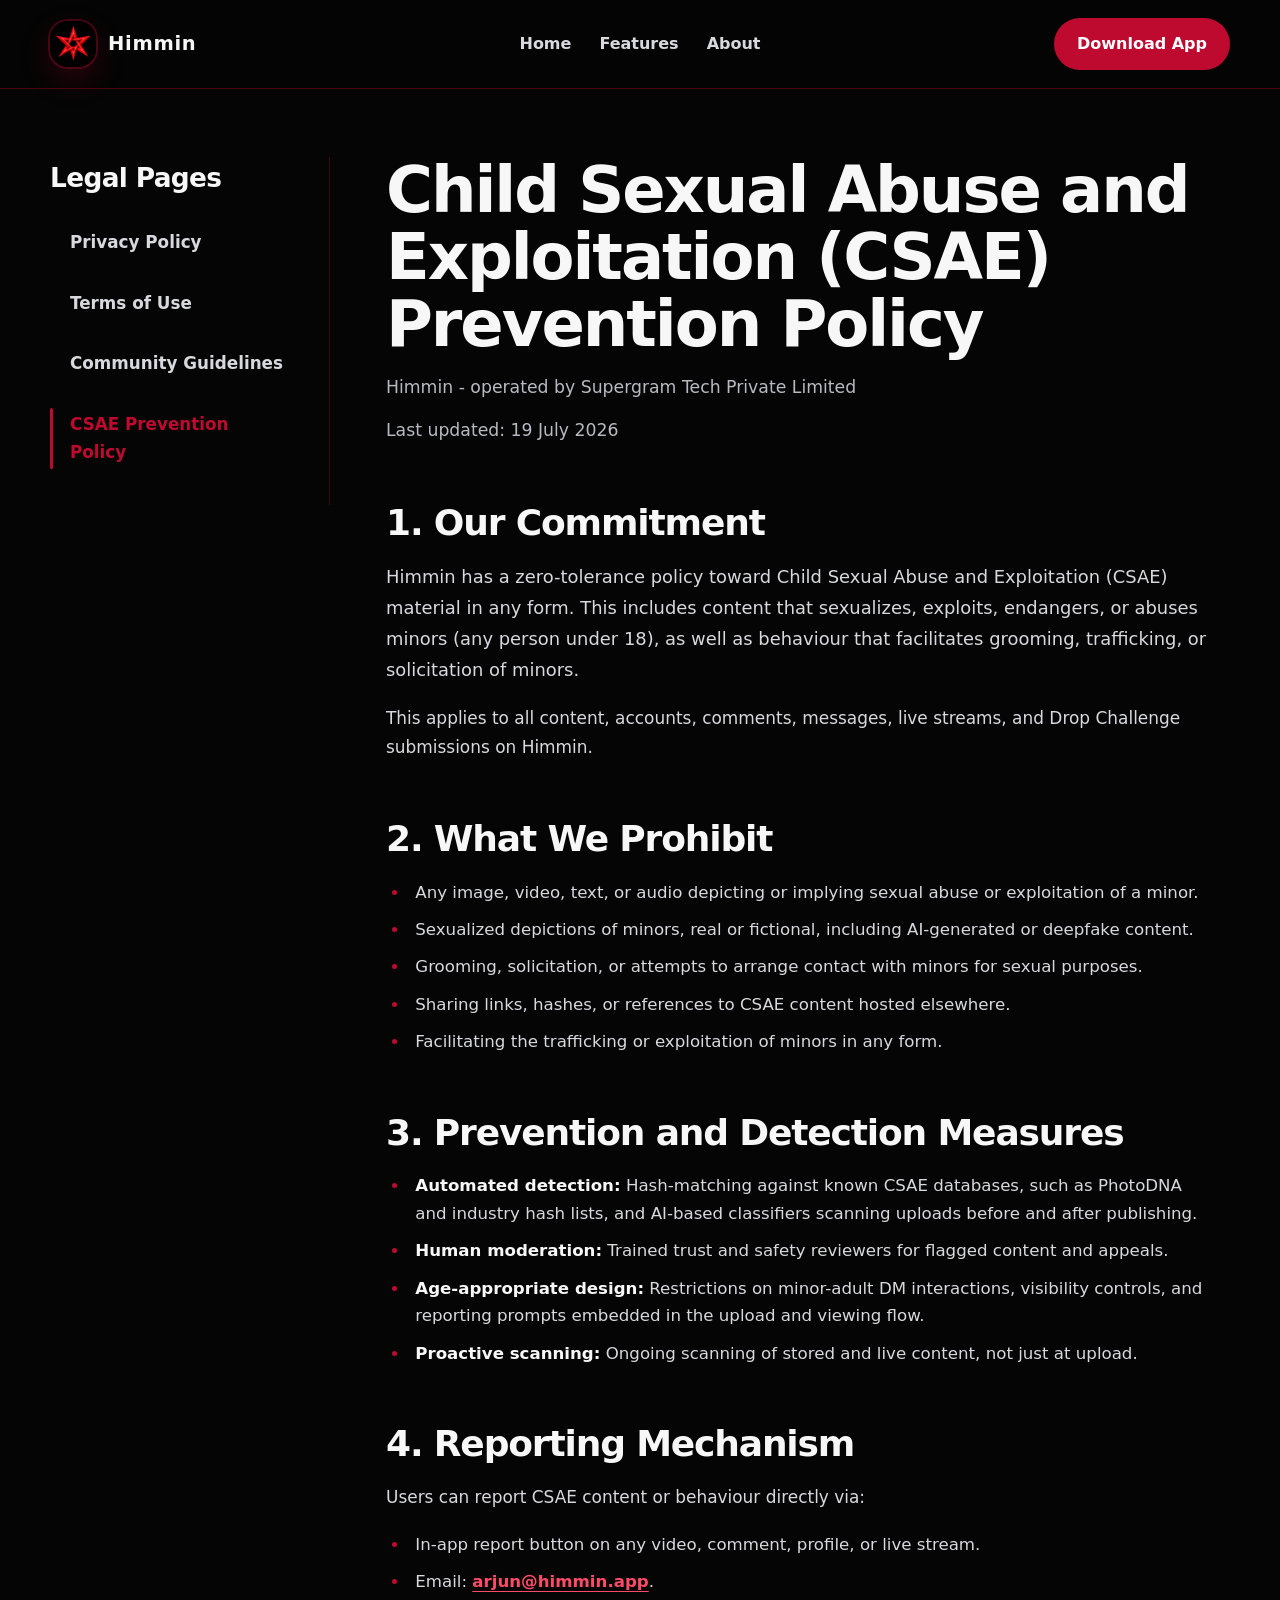
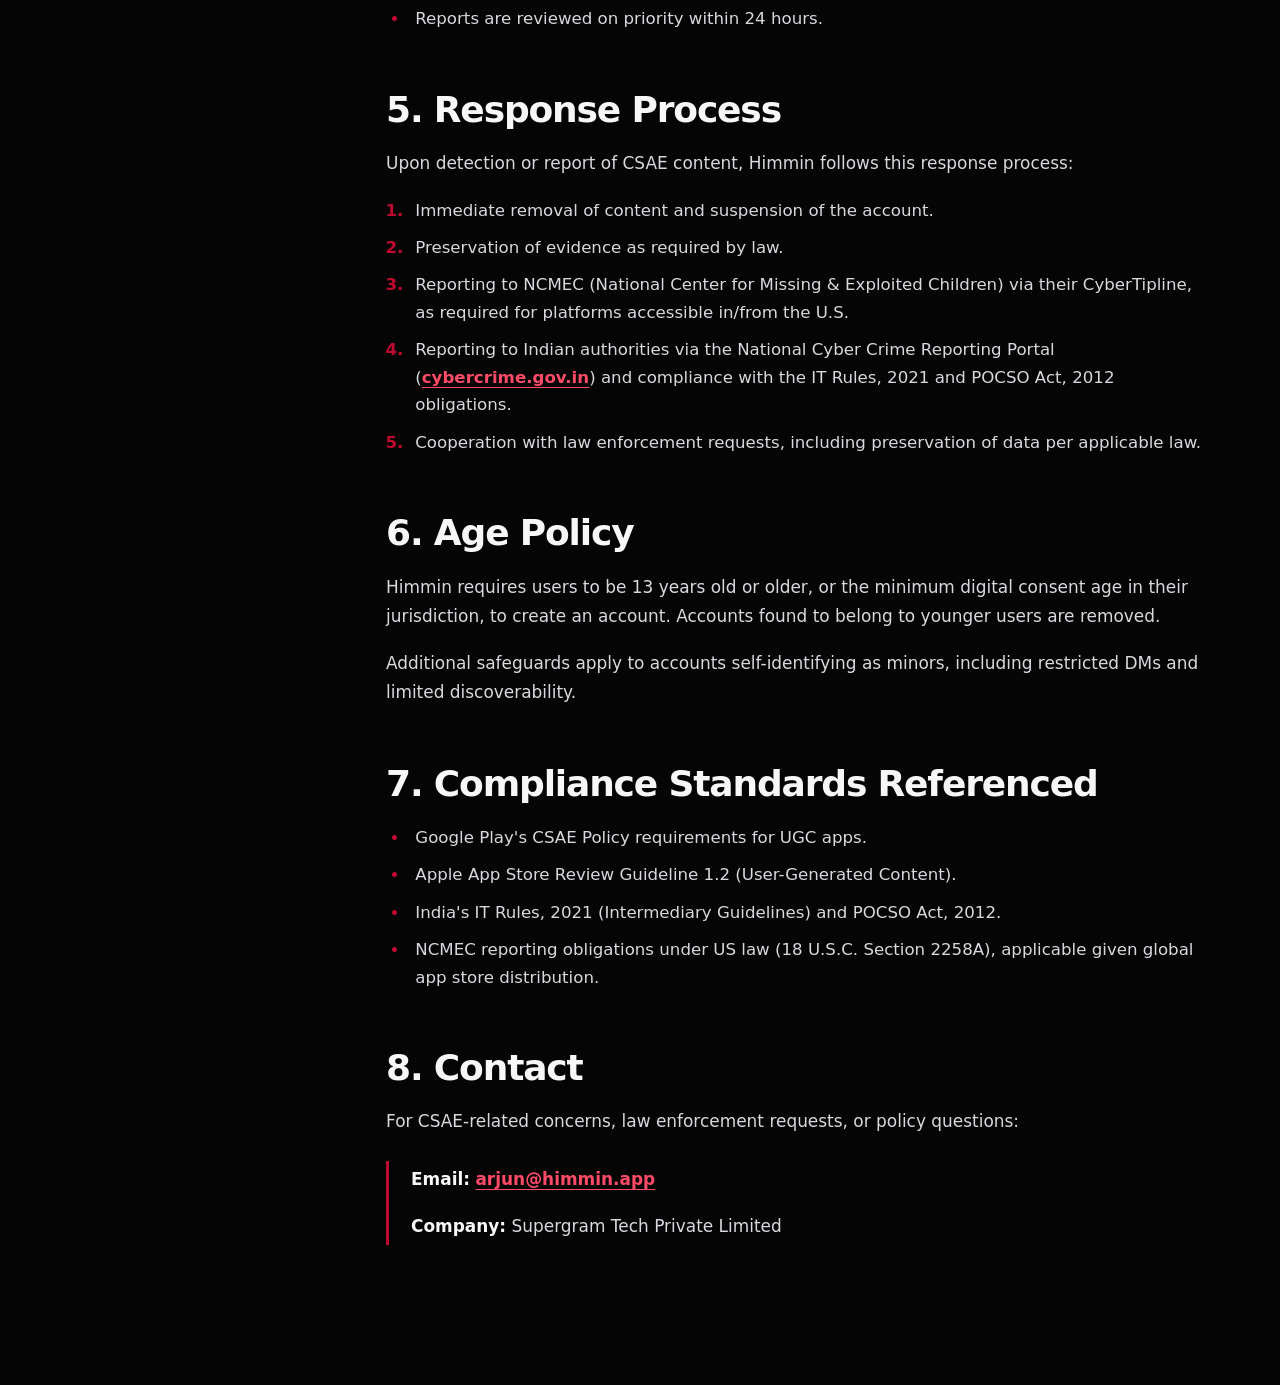
<file: legal/csae.html>
<!doctype html>
<html lang="en">
<head>
  <meta charset="utf-8">
  <meta name="viewport" content="width=device-width, initial-scale=1">
  <title>CSAE Prevention Policy | Himmin</title>
  <meta name="description" content="View the Child Sexual Abuse and Exploitation (CSAE) Prevention Policy for Himmin.">
  <link rel="icon" href="../favicon.ico">
  <link rel="apple-touch-icon" href="../apple-touch-icon.png">
  <link rel="stylesheet" href="legal.css">
  <script src="legal.js" defer></script>
</head>
<body>
  <a class="skip-link" href="#policy-content">Skip to policy content</a>

  <header class="site-header">
    <div class="site-header__inner">
      <a class="brand-link" href="../index.html" aria-label="Himmin home">
        <img class="brand-link__logo" src="../src/images/logo.png" alt="">
        <span class="brand-link__name">Himmin</span>
      </a>
      <nav class="site-nav" aria-label="Primary navigation">
        <a href="../index.html#home">Home</a>
        <a href="../index.html#feature">Features</a>
        <a href="../index.html#about">About</a>
      </nav>
      <a class="download-link" href="https://play.google.com/store/apps/details?id=com.supergram&amp;hl=en" target="_blank" rel="noopener noreferrer">Download App</a>
    </div>
  </header>

  <main class="legal-shell">
    <aside class="legal-nav" aria-label="Legal pages">
      <h2>Legal Pages</h2>
      <ul>
        <li><a href="privacy.html">Privacy Policy</a></li>
        <li><a href="terms.html">Terms of Use</a></li>
        <li><a href="community.html">Community Guidelines</a></li>
        <li><a href="csae.html" aria-current="page">CSAE Prevention Policy</a></li>
      </ul>
    </aside>

    <div>
      <div class="legal-mobile-nav">
        <label for="policy-selector">Legal Pages</label>
        <select id="policy-selector" data-policy-select>
          <option value="privacy.html">Privacy Policy</option>
          <option value="terms.html">Terms of Use</option>
          <option value="community.html">Community Guidelines</option>
          <option value="csae.html" selected>CSAE Prevention Policy</option>
        </select>
        <noscript>
          <p class="noscript-links">View: <a href="privacy.html">Privacy Policy</a>, <a href="terms.html">Terms of Use</a>, <a href="community.html">Community Guidelines</a>, or <a href="csae.html">CSAE Prevention Policy</a>.</p>
        </noscript>
      </div>

      <article class="policy" id="policy-content">
        <header class="policy__header">
          <h1>Child Sexual Abuse and Exploitation (CSAE) Prevention Policy</h1>
          <p class="last-updated">Himmin - operated by Supergram Tech Private Limited</p>
          <p class="last-updated">Last updated: 19 July 2026</p>
        </header>

        <h2>1. Our Commitment</h2>
        <p class="policy__intro">Himmin has a zero-tolerance policy toward Child Sexual Abuse and Exploitation (CSAE) material in any form. This includes content that sexualizes, exploits, endangers, or abuses minors (any person under 18), as well as behaviour that facilitates grooming, trafficking, or solicitation of minors.</p>
        <p>This applies to all content, accounts, comments, messages, live streams, and Drop Challenge submissions on Himmin.</p>

        <h2>2. What We Prohibit</h2>
        <ul>
          <li>Any image, video, text, or audio depicting or implying sexual abuse or exploitation of a minor.</li>
          <li>Sexualized depictions of minors, real or fictional, including AI-generated or deepfake content.</li>
          <li>Grooming, solicitation, or attempts to arrange contact with minors for sexual purposes.</li>
          <li>Sharing links, hashes, or references to CSAE content hosted elsewhere.</li>
          <li>Facilitating the trafficking or exploitation of minors in any form.</li>
        </ul>

        <h2>3. Prevention and Detection Measures</h2>
        <ul>
          <li><strong>Automated detection:</strong> Hash-matching against known CSAE databases, such as PhotoDNA and industry hash lists, and AI-based classifiers scanning uploads before and after publishing.</li>
          <li><strong>Human moderation:</strong> Trained trust and safety reviewers for flagged content and appeals.</li>
          <li><strong>Age-appropriate design:</strong> Restrictions on minor-adult DM interactions, visibility controls, and reporting prompts embedded in the upload and viewing flow.</li>
          <li><strong>Proactive scanning:</strong> Ongoing scanning of stored and live content, not just at upload.</li>
        </ul>

        <h2>4. Reporting Mechanism</h2>
        <p>Users can report CSAE content or behaviour directly via:</p>
        <ul>
          <li>In-app report button on any video, comment, profile, or live stream.</li>
          <li>Email: <a href="mailto:arjun@himmin.app">arjun@himmin.app</a>.</li>
          <li>Reports are reviewed on priority within 24 hours.</li>
        </ul>

        <h2>5. Response Process</h2>
        <p>Upon detection or report of CSAE content, Himmin follows this response process:</p>
        <ol>
          <li>Immediate removal of content and suspension of the account.</li>
          <li>Preservation of evidence as required by law.</li>
          <li>Reporting to NCMEC (National Center for Missing &amp; Exploited Children) via their CyberTipline, as required for platforms accessible in/from the U.S.</li>
          <li>Reporting to Indian authorities via the National Cyber Crime Reporting Portal (<a href="https://cybercrime.gov.in/" target="_blank" rel="noopener noreferrer">cybercrime.gov.in</a>) and compliance with the IT Rules, 2021 and POCSO Act, 2012 obligations.</li>
          <li>Cooperation with law enforcement requests, including preservation of data per applicable law.</li>
        </ol>

        <h2>6. Age Policy</h2>
        <p>Himmin requires users to be 13 years old or older, or the minimum digital consent age in their jurisdiction, to create an account. Accounts found to belong to younger users are removed.</p>
        <p>Additional safeguards apply to accounts self-identifying as minors, including restricted DMs and limited discoverability.</p>

        <h2>7. Compliance Standards Referenced</h2>
        <ul>
          <li>Google Play's CSAE Policy requirements for UGC apps.</li>
          <li>Apple App Store Review Guideline 1.2 (User-Generated Content).</li>
          <li>India's IT Rules, 2021 (Intermediary Guidelines) and POCSO Act, 2012.</li>
          <li>NCMEC reporting obligations under US law (18 U.S.C. Section 2258A), applicable given global app store distribution.</li>
        </ul>

        <h2>8. Contact</h2>
        <p>For CSAE-related concerns, law enforcement requests, or policy questions:</p>
        <div class="contact-block">
          <p><strong>Email:</strong> <a href="mailto:arjun@himmin.app">arjun@himmin.app</a></p>
          <p><strong>Company:</strong> Supergram Tech Private Limited</p>
        </div>
      </article>
    </div>
  </main>
</body>
</html>
</file>
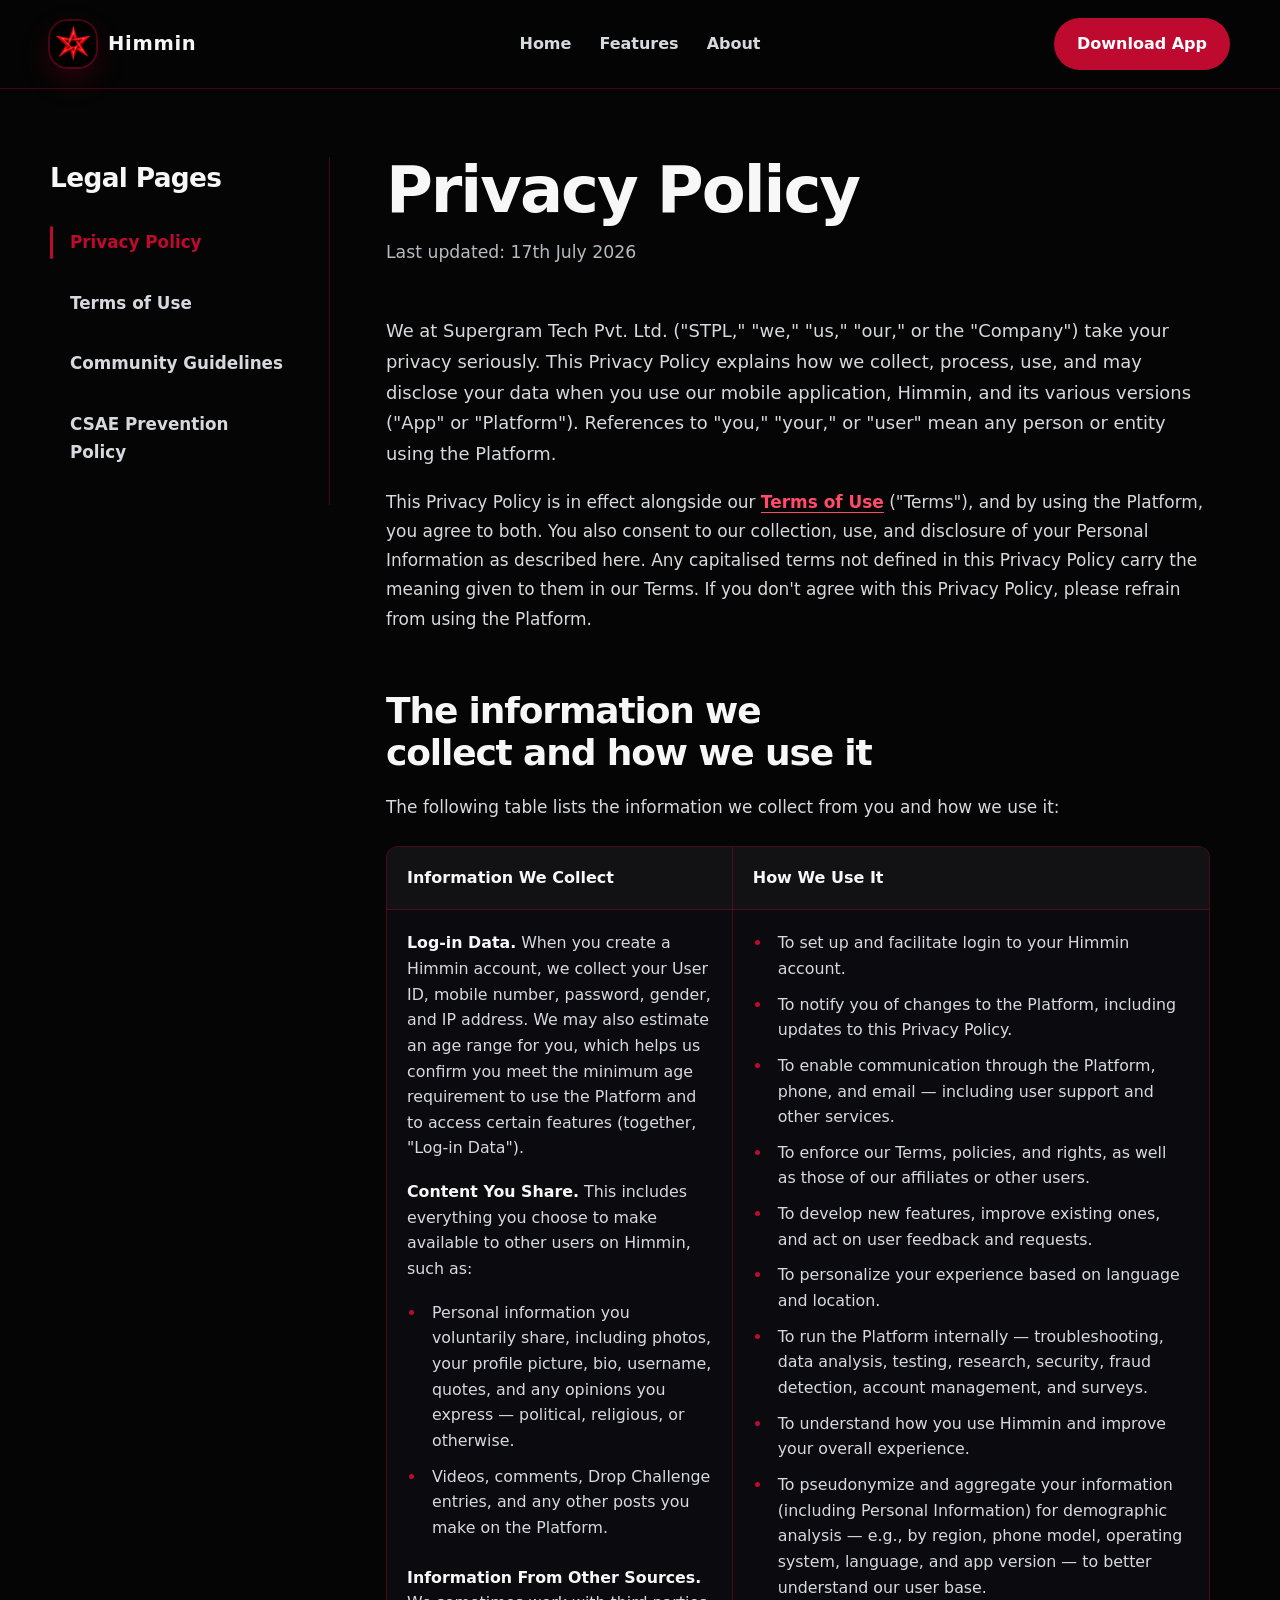
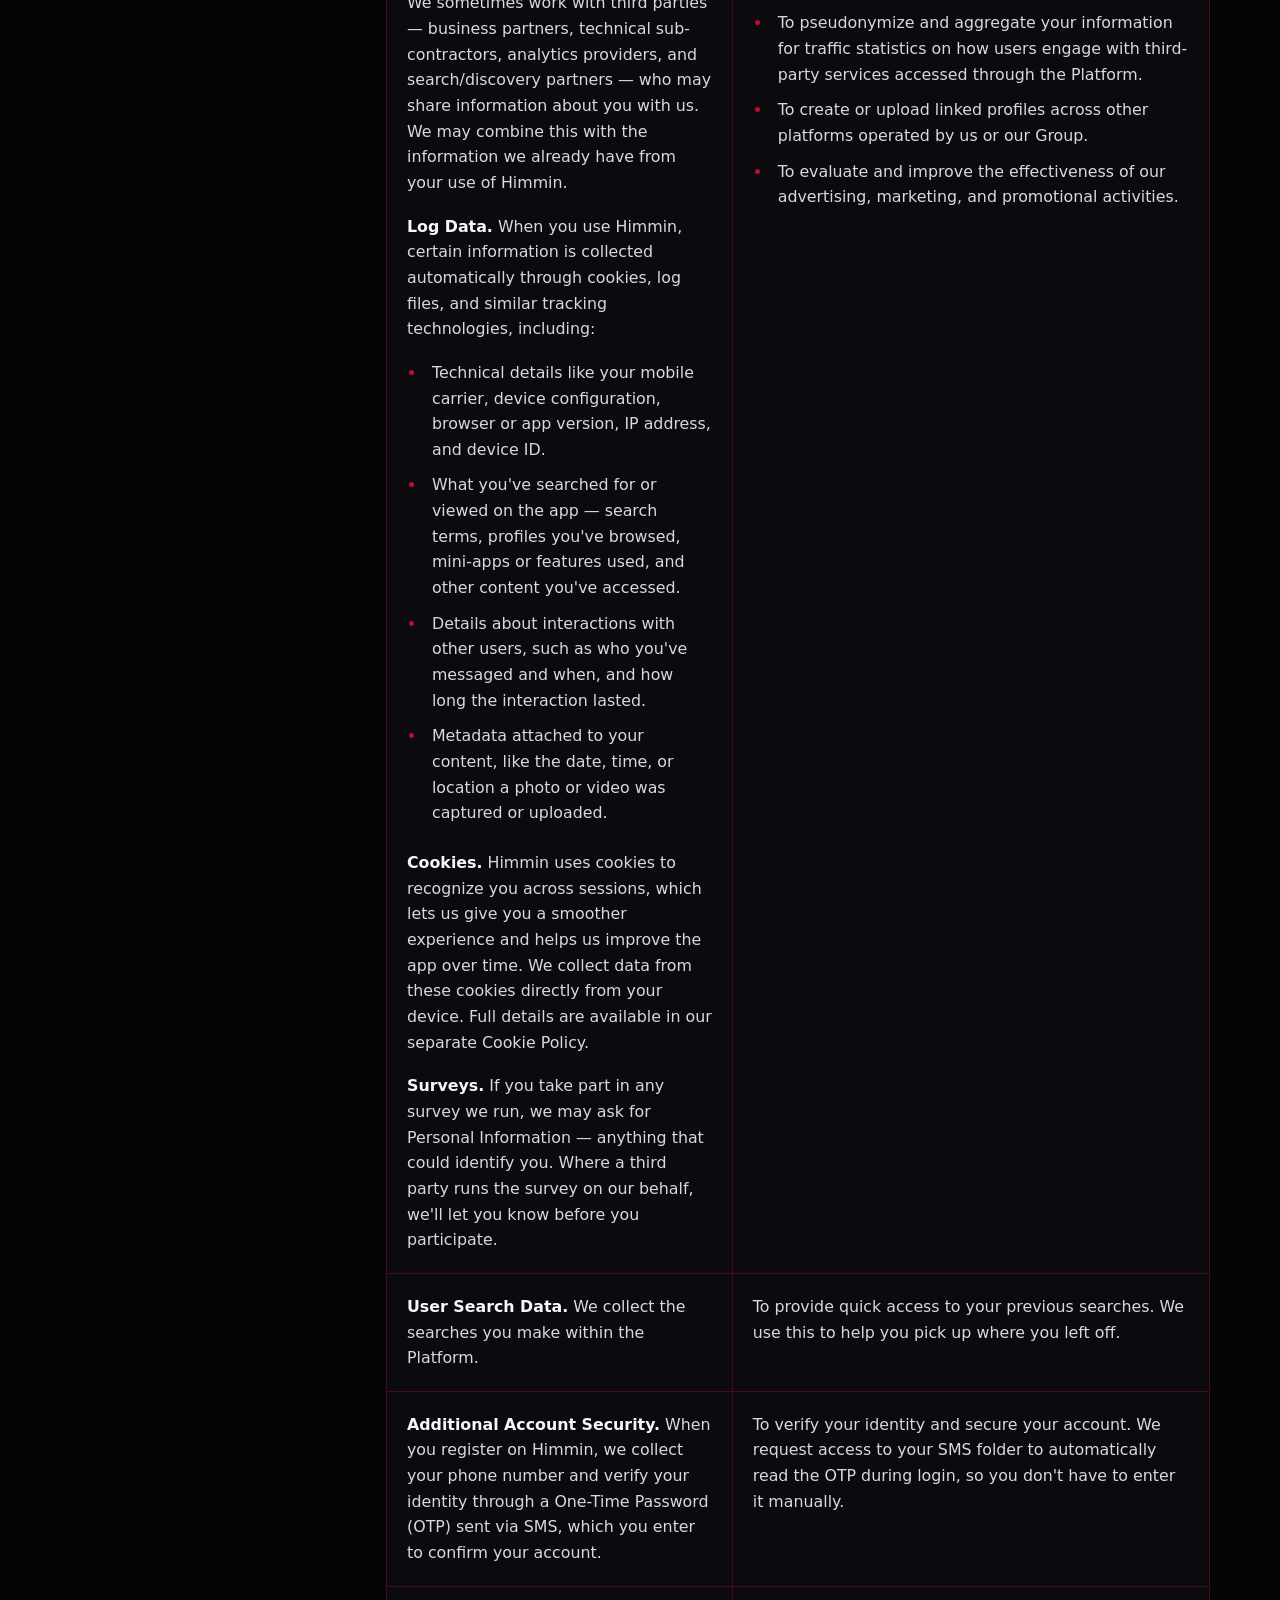
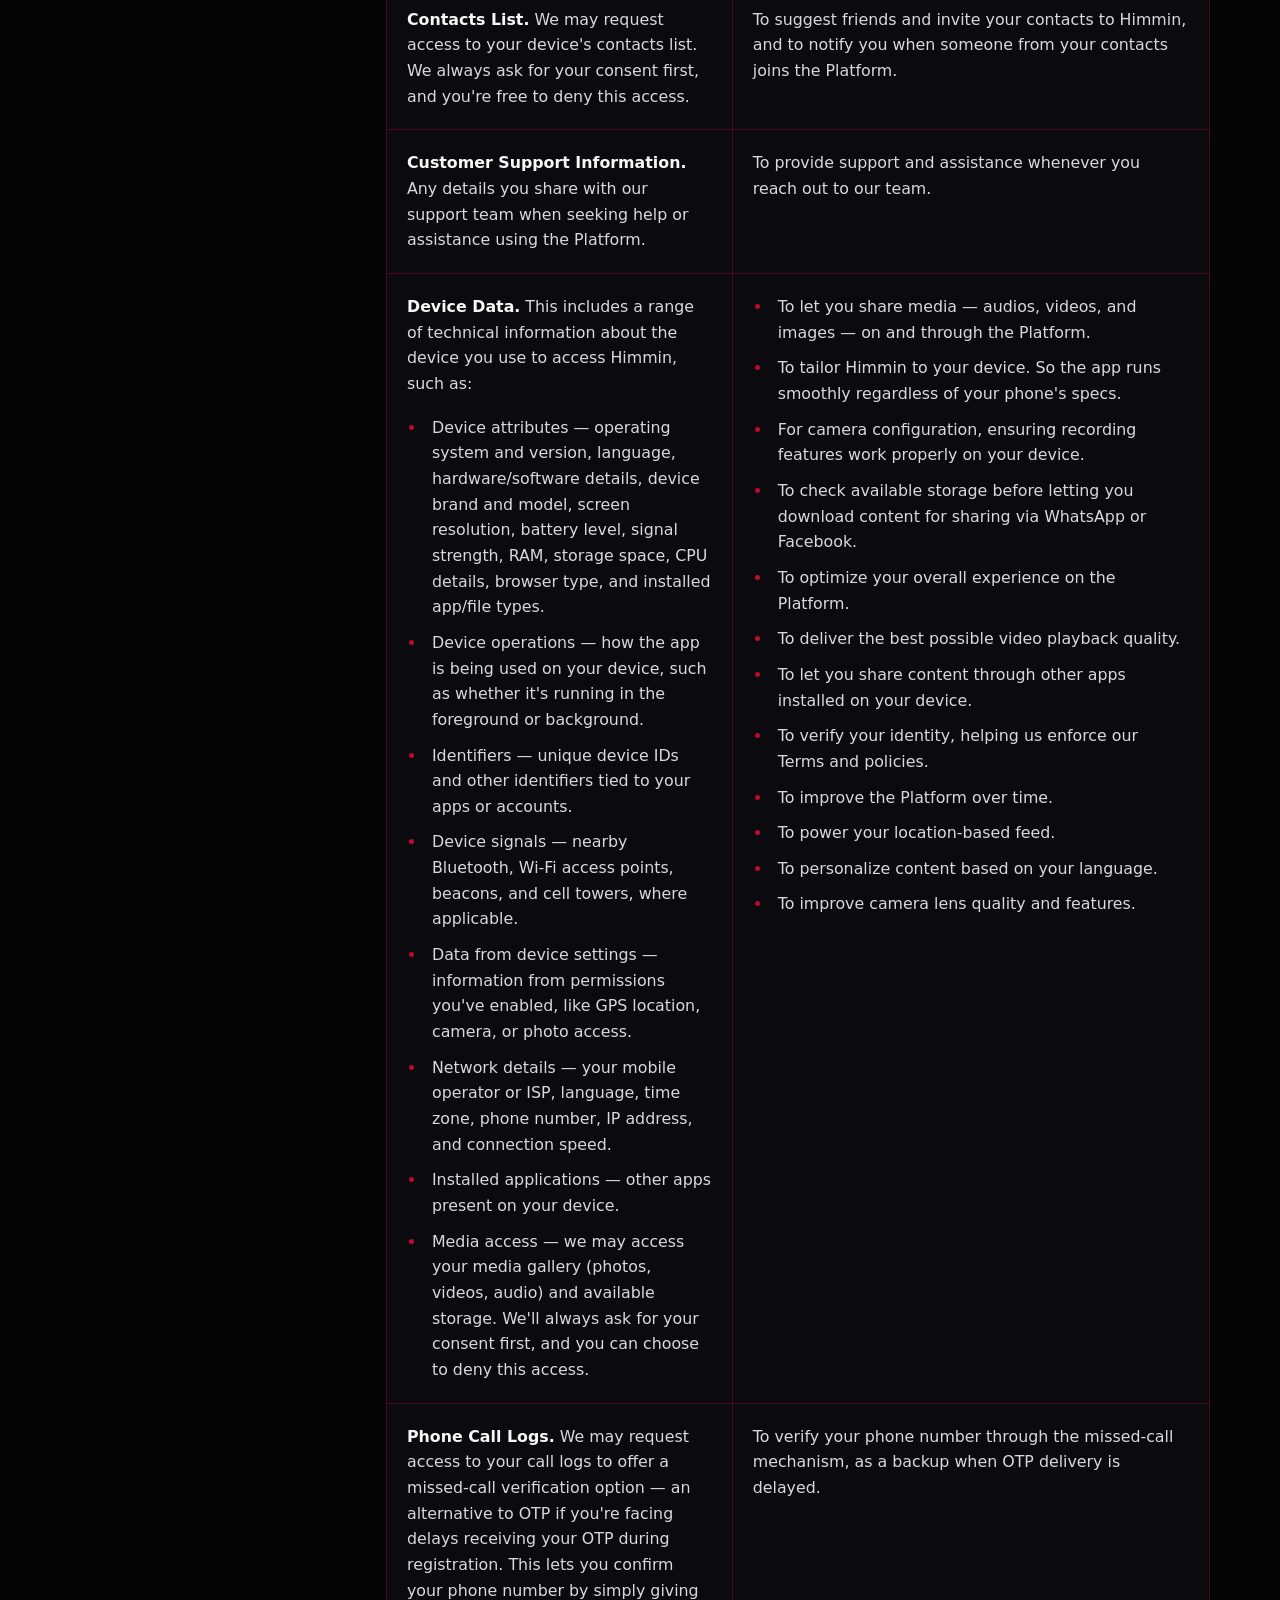
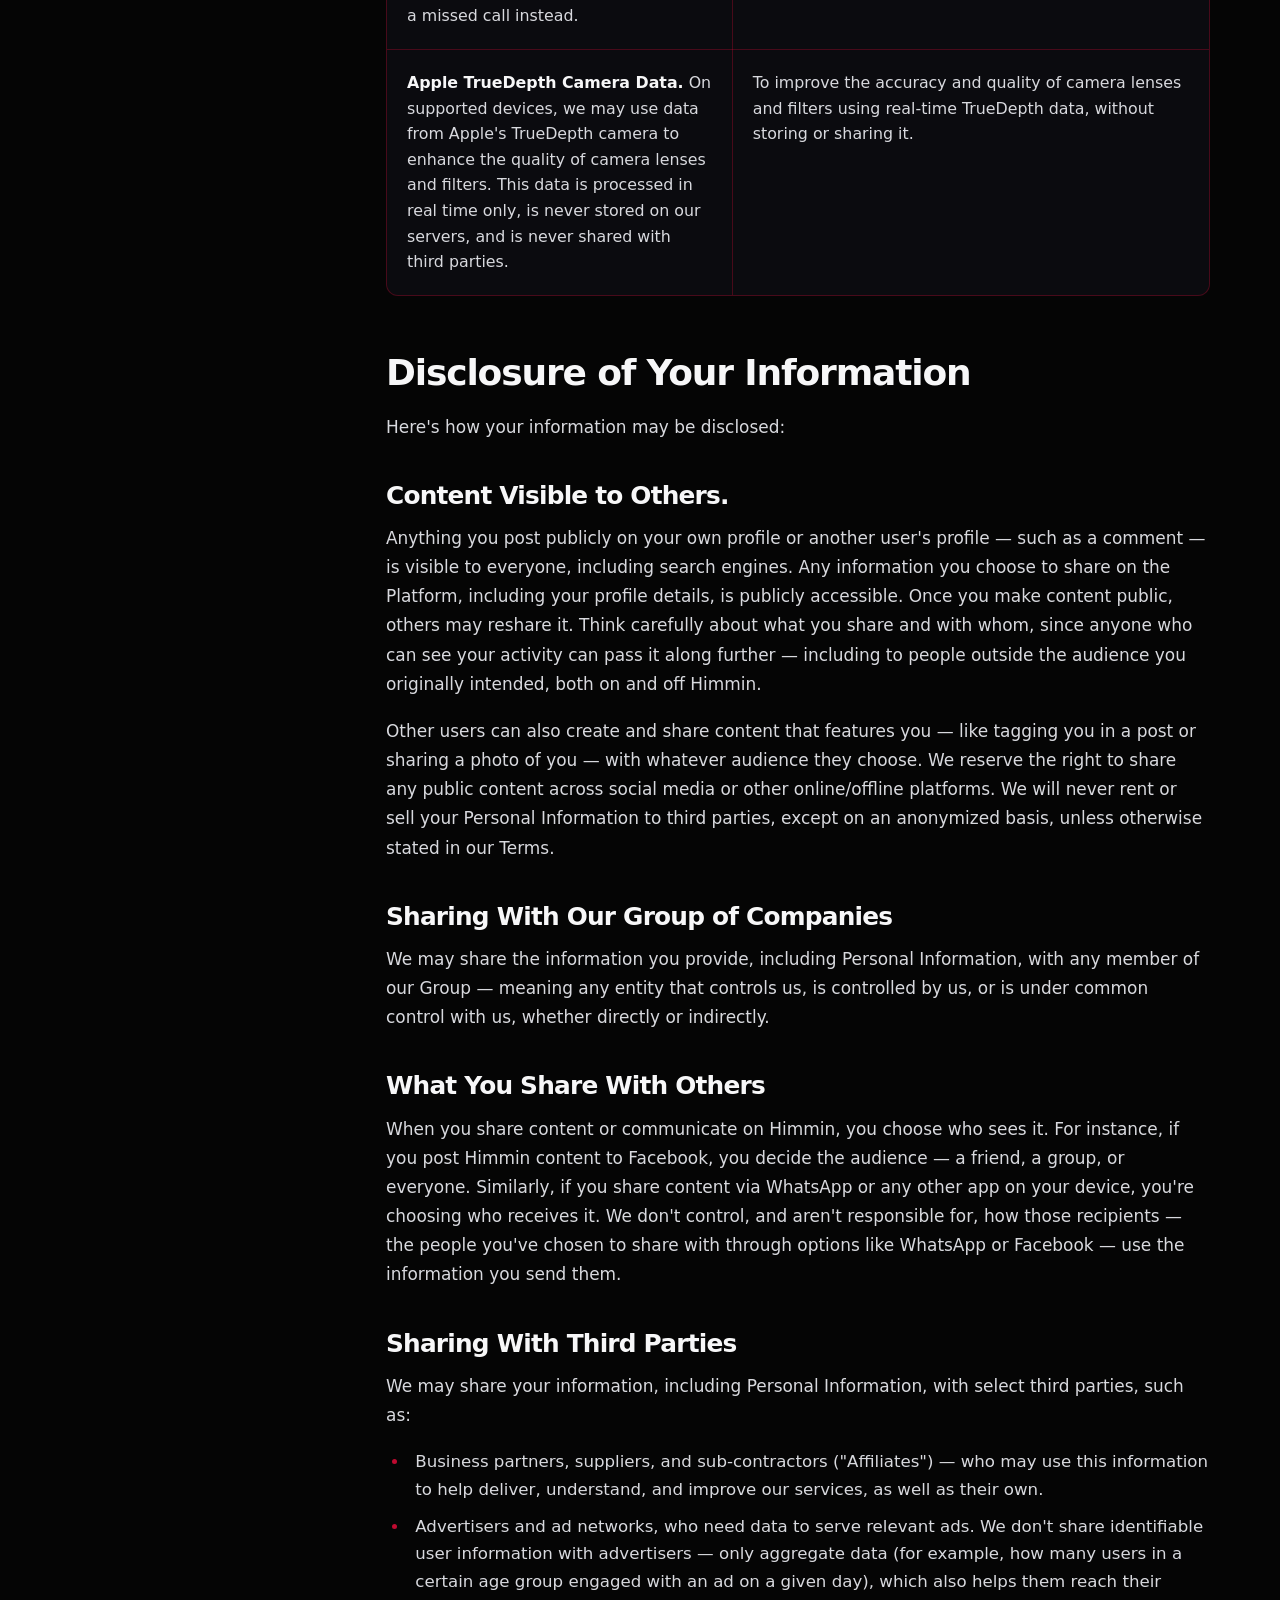
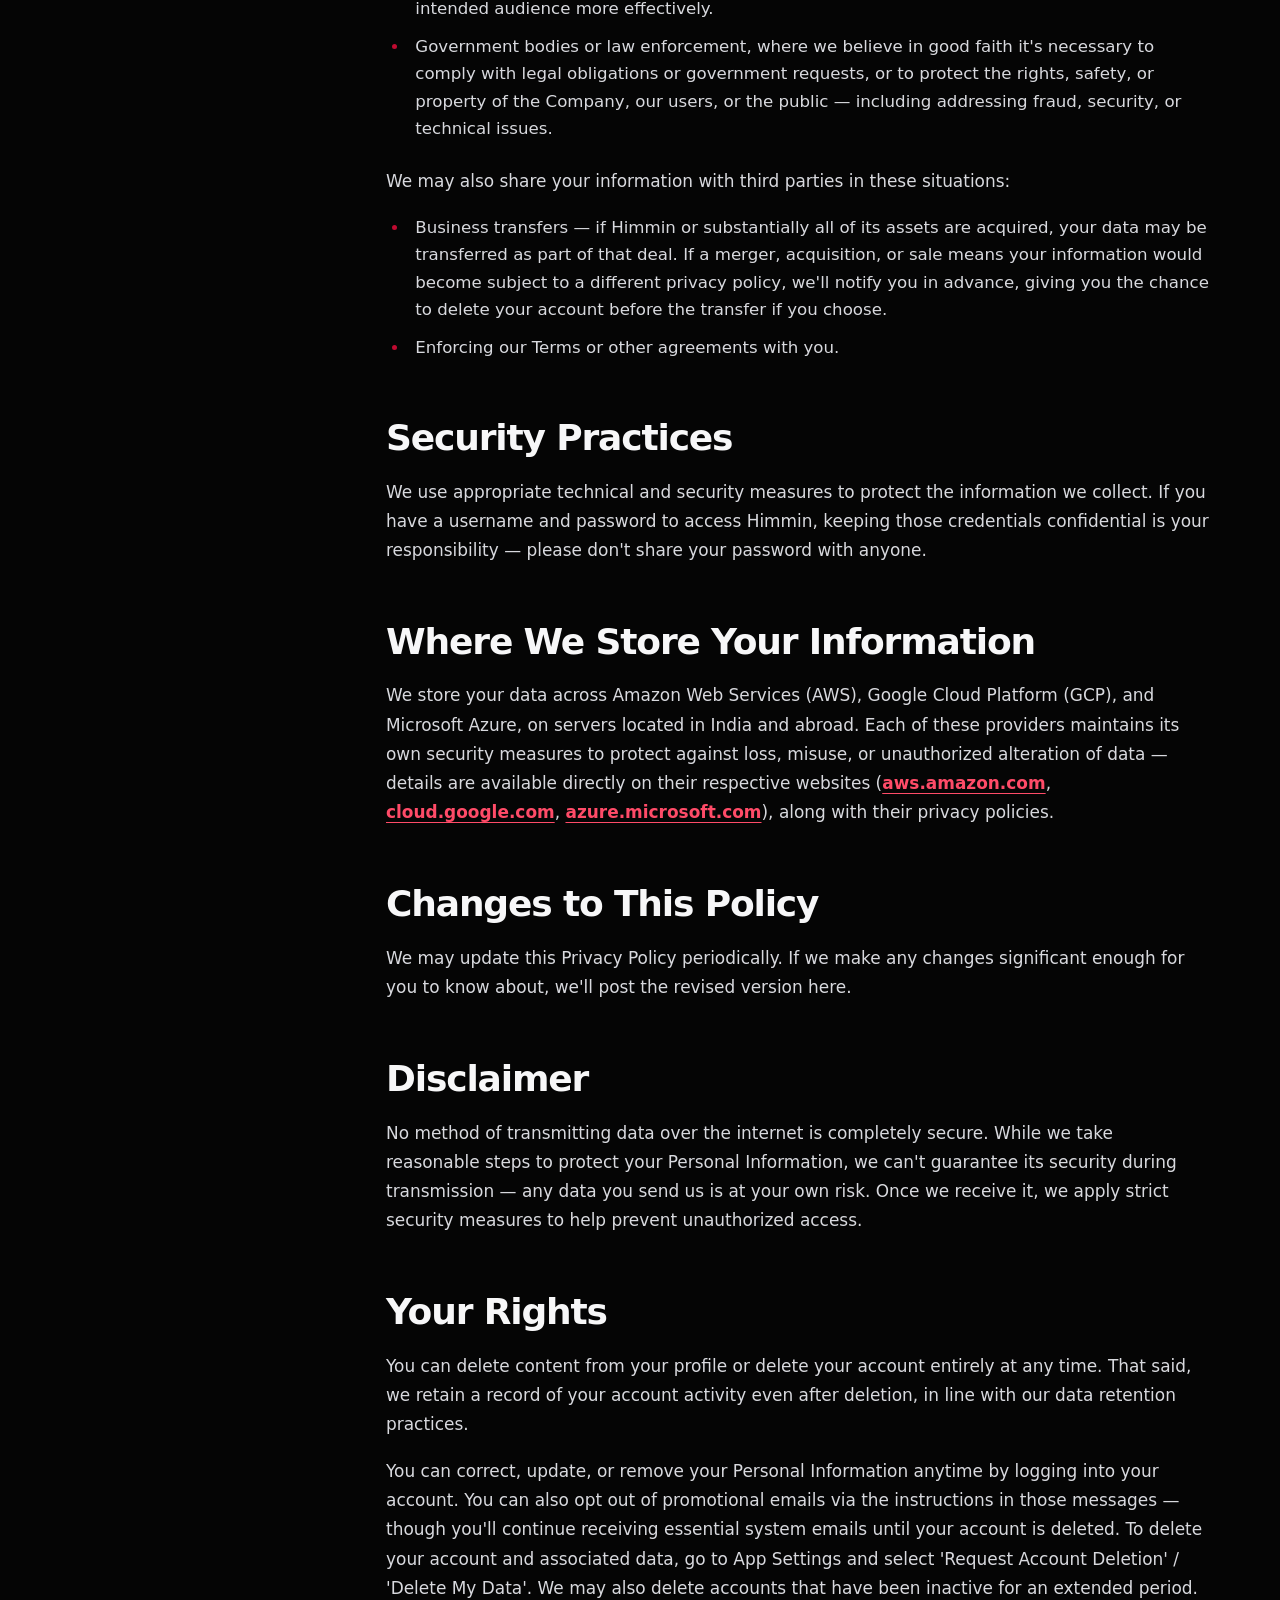
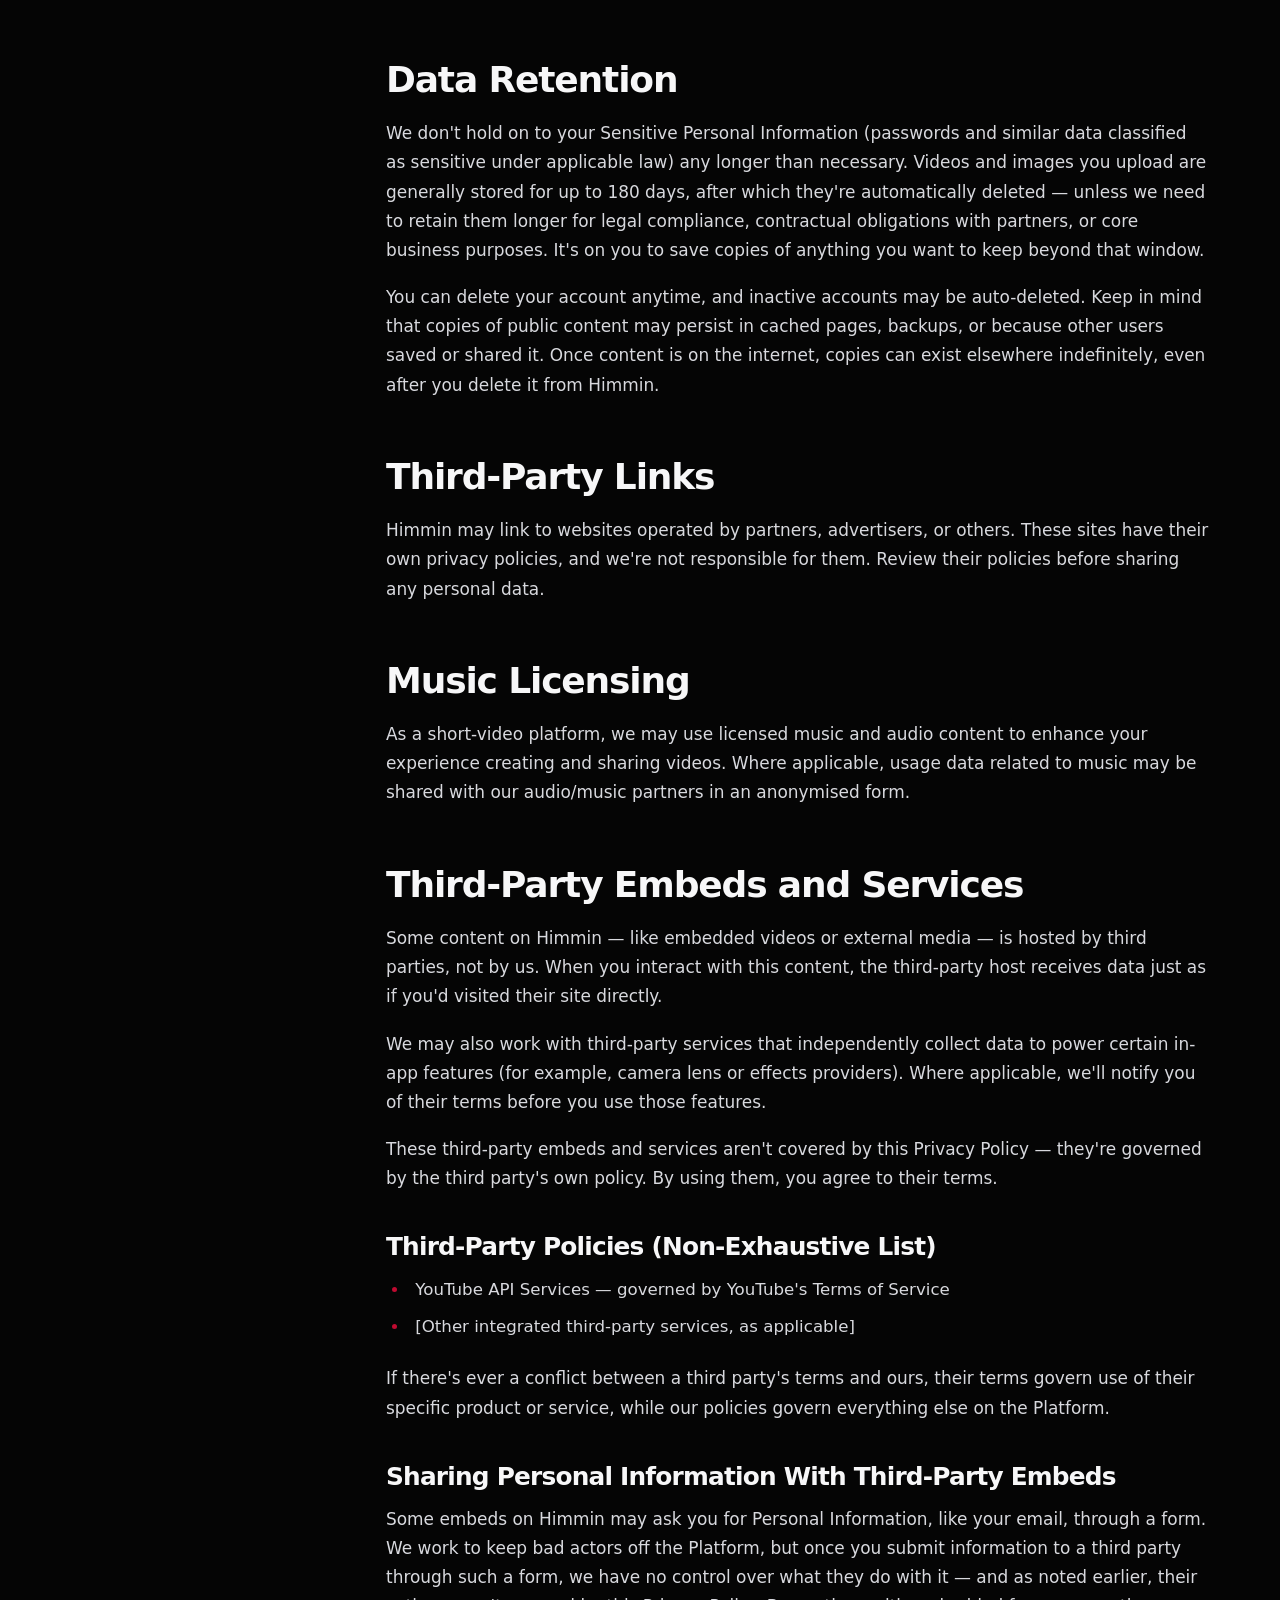
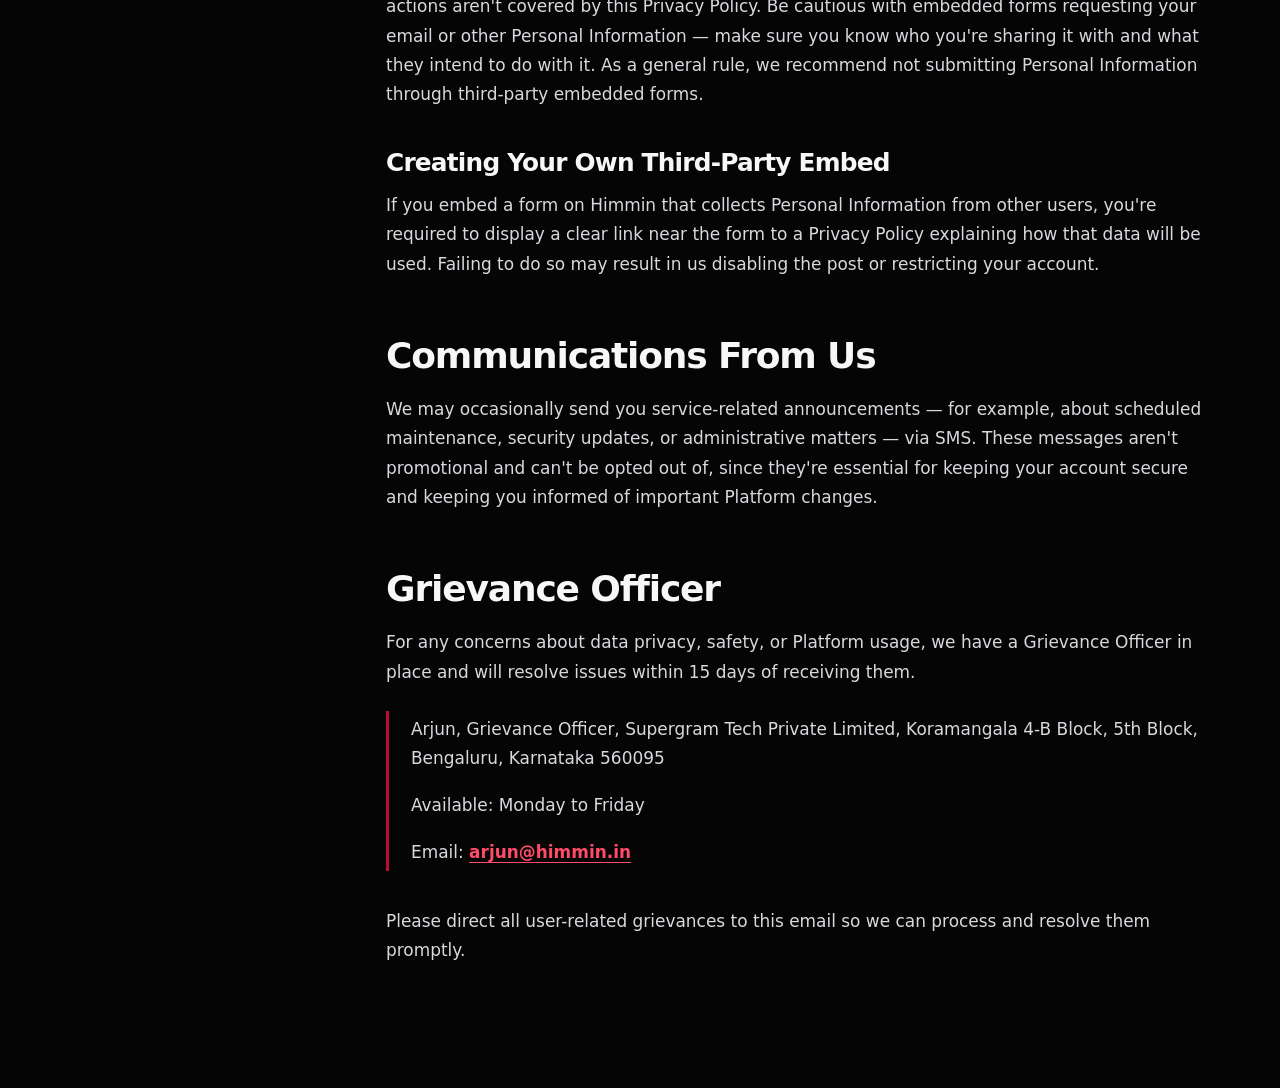
<file: legal/privacy.html>
<!doctype html>
<html lang="en">
<head>
  <meta charset="utf-8">
  <meta name="viewport" content="width=device-width, initial-scale=1">
  <title>Privacy Policy | Himmin</title>
  <meta name="description" content="Read Himmin's Privacy Policy and learn how Supergram Tech Private Limited collects, uses, stores, and protects your information.">
  <link rel="icon" href="../favicon.ico">
  <link rel="apple-touch-icon" href="../apple-touch-icon.png">
  <link rel="stylesheet" href="legal.css">
  <script src="legal.js" defer></script>
</head>
<body>
  <a class="skip-link" href="#policy-content">Skip to policy content</a>

  <header class="site-header">
    <div class="site-header__inner">
      <a class="brand-link" href="../index.html" aria-label="Himmin home">
        <img class="brand-link__logo" src="../src/images/logo.png" alt="">
        <span class="brand-link__name">Himmin</span>
      </a>
      <nav class="site-nav" aria-label="Primary navigation">
        <a href="../index.html#home">Home</a>
        <a href="../index.html#feature">Features</a>
        <a href="../index.html#about">About</a>
      </nav>
      <a class="download-link" href="https://play.google.com/store/apps/details?id=com.supergram&amp;hl=en" target="_blank" rel="noopener noreferrer">Download App</a>
    </div>
  </header>

  <main class="legal-shell">
    <aside class="legal-nav" aria-label="Legal pages">
      <h2>Legal Pages</h2>
      <ul>
        <li><a href="privacy.html" aria-current="page">Privacy Policy</a></li>
        <li><a href="terms.html">Terms of Use</a></li>
        <li><a href="community.html">Community Guidelines</a></li>
        <li><a href="csae.html">CSAE Prevention Policy</a></li>
      </ul>
    </aside>

    <div>
      <div class="legal-mobile-nav">
        <label for="policy-selector">Legal Pages</label>
        <select id="policy-selector" data-policy-select>
          <option value="privacy.html" selected>Privacy Policy</option>
          <option value="terms.html">Terms of Use</option>
          <option value="community.html">Community Guidelines</option>
          <option value="csae.html">CSAE Prevention Policy</option>
        </select>
        <noscript>
          <p class="noscript-links">View: <a href="privacy.html">Privacy Policy</a>, <a href="terms.html">Terms of Use</a>, <a href="community.html">Community Guidelines</a>, or <a href="csae.html">CSAE Prevention Policy</a>.</p>
        </noscript>
      </div>

      <article class="policy" id="policy-content">
        <header class="policy__header">
          <h1>Privacy Policy</h1>
          <p class="last-updated">Last updated: 17th July 2026</p>
        </header>

        <p class="policy__intro">We at Supergram Tech Pvt. Ltd. ("STPL," "we," "us," "our," or the "Company") take your privacy seriously. This Privacy Policy explains how we collect, process, use, and may disclose your data when you use our mobile application, Himmin, and its various versions ("App" or "Platform"). References to "you," "your," or "user" mean any person or entity using the Platform.</p>
        <p>This Privacy Policy is in effect alongside our <a href="terms.html">Terms of Use</a> ("Terms"), and by using the Platform, you agree to both. You also consent to our collection, use, and disclosure of your Personal Information as described here. Any capitalised terms not defined in this Privacy Policy carry the meaning given to them in our Terms. If you don't agree with this Privacy Policy, please refrain from using the Platform.</p>

        <h2>The information we collect and how we use it</h2>
        <p>The following table lists the information we collect from you and how we use it:</p>

        <div class="policy-table-wrap">
          <table class="policy-table">
            <thead>
              <tr>
                <th scope="col">Information We Collect</th>
                <th scope="col">How We Use It</th>
              </tr>
            </thead>
            <tbody>
              <tr>
                <td data-label="Information We Collect">
                  <p><strong>Log-in Data.</strong> When you create a Himmin account, we collect your User ID, mobile number, password, gender, and IP address. We may also estimate an age range for you, which helps us confirm you meet the minimum age requirement to use the Platform and to access certain features (together, "Log-in Data").</p>
                  <p><strong>Content You Share.</strong> This includes everything you choose to make available to other users on Himmin, such as:</p>
                  <ul>
                    <li>Personal information you voluntarily share, including photos, your profile picture, bio, username, quotes, and any opinions you express — political, religious, or otherwise.</li>
                    <li>Videos, comments, Drop Challenge entries, and any other posts you make on the Platform.</li>
                  </ul>
                  <p><strong>Information From Other Sources.</strong> We sometimes work with third parties — business partners, technical sub-contractors, analytics providers, and search/discovery partners — who may share information about you with us. We may combine this with the information we already have from your use of Himmin.</p>
                  <p><strong>Log Data.</strong> When you use Himmin, certain information is collected automatically through cookies, log files, and similar tracking technologies, including:</p>
                  <ul>
                    <li>Technical details like your mobile carrier, device configuration, browser or app version, IP address, and device ID.</li>
                    <li>What you've searched for or viewed on the app — search terms, profiles you've browsed, mini-apps or features used, and other content you've accessed.</li>
                    <li>Details about interactions with other users, such as who you've messaged and when, and how long the interaction lasted.</li>
                    <li>Metadata attached to your content, like the date, time, or location a photo or video was captured or uploaded.</li>
                  </ul>
                  <p><strong>Cookies.</strong> Himmin uses cookies to recognize you across sessions, which lets us give you a smoother experience and helps us improve the app over time. We collect data from these cookies directly from your device. Full details are available in our separate Cookie Policy.</p>
                  <p><strong>Surveys.</strong> If you take part in any survey we run, we may ask for Personal Information — anything that could identify you. Where a third party runs the survey on our behalf, we'll let you know before you participate.</p>
                </td>
                <td data-label="How We Use It">
                  <ul>
                    <li>To set up and facilitate login to your Himmin account.</li>
                    <li>To notify you of changes to the Platform, including updates to this Privacy Policy.</li>
                    <li>To enable communication through the Platform, phone, and email — including user support and other services.</li>
                    <li>To enforce our Terms, policies, and rights, as well as those of our affiliates or other users.</li>
                    <li>To develop new features, improve existing ones, and act on user feedback and requests.</li>
                    <li>To personalize your experience based on language and location.</li>
                    <li>To run the Platform internally — troubleshooting, data analysis, testing, research, security, fraud detection, account management, and surveys.</li>
                    <li>To understand how you use Himmin and improve your overall experience.</li>
                    <li>To pseudonymize and aggregate your information (including Personal Information) for demographic analysis — e.g., by region, phone model, operating system, language, and app version — to better understand our user base.</li>
                    <li>To pseudonymize and aggregate your information for traffic statistics on how users engage with third-party services accessed through the Platform.</li>
                    <li>To create or upload linked profiles across other platforms operated by us or our Group.</li>
                    <li>To evaluate and improve the effectiveness of our advertising, marketing, and promotional activities.</li>
                  </ul>
                </td>
              </tr>
              <tr>
                <td data-label="Information We Collect"><strong>User Search Data.</strong> We collect the searches you make within the Platform.</td>
                <td data-label="How We Use It">To provide quick access to your previous searches. We use this to help you pick up where you left off.</td>
              </tr>
              <tr>
                <td data-label="Information We Collect"><strong>Additional Account Security.</strong> When you register on Himmin, we collect your phone number and verify your identity through a One-Time Password (OTP) sent via SMS, which you enter to confirm your account.</td>
                <td data-label="How We Use It">To verify your identity and secure your account. We request access to your SMS folder to automatically read the OTP during login, so you don't have to enter it manually.</td>
              </tr>
              <tr>
                <td data-label="Information We Collect"><strong>Contacts List.</strong> We may request access to your device's contacts list. We always ask for your consent first, and you're free to deny this access.</td>
                <td data-label="How We Use It">To suggest friends and invite your contacts to Himmin, and to notify you when someone from your contacts joins the Platform.</td>
              </tr>
              <tr>
                <td data-label="Information We Collect"><strong>Customer Support Information.</strong> Any details you share with our support team when seeking help or assistance using the Platform.</td>
                <td data-label="How We Use It">To provide support and assistance whenever you reach out to our team.</td>
              </tr>
              <tr>
                <td data-label="Information We Collect">
                  <p><strong>Device Data.</strong> This includes a range of technical information about the device you use to access Himmin, such as:</p>
                  <ul>
                    <li>Device attributes — operating system and version, language, hardware/software details, device brand and model, screen resolution, battery level, signal strength, RAM, storage space, CPU details, browser type, and installed app/file types.</li>
                    <li>Device operations — how the app is being used on your device, such as whether it's running in the foreground or background.</li>
                    <li>Identifiers — unique device IDs and other identifiers tied to your apps or accounts.</li>
                    <li>Device signals — nearby Bluetooth, Wi-Fi access points, beacons, and cell towers, where applicable.</li>
                    <li>Data from device settings — information from permissions you've enabled, like GPS location, camera, or photo access.</li>
                    <li>Network details — your mobile operator or ISP, language, time zone, phone number, IP address, and connection speed.</li>
                    <li>Installed applications — other apps present on your device.</li>
                    <li>Media access — we may access your media gallery (photos, videos, audio) and available storage. We'll always ask for your consent first, and you can choose to deny this access.</li>
                  </ul>
                </td>
                <td data-label="How We Use It">
                  <ul>
                    <li>To let you share media — audios, videos, and images — on and through the Platform.</li>
                    <li>To tailor Himmin to your device. So the app runs smoothly regardless of your phone's specs.</li>
                    <li>For camera configuration, ensuring recording features work properly on your device.</li>
                    <li>To check available storage before letting you download content for sharing via WhatsApp or Facebook.</li>
                    <li>To optimize your overall experience on the Platform.</li>
                    <li>To deliver the best possible video playback quality.</li>
                    <li>To let you share content through other apps installed on your device.</li>
                    <li>To verify your identity, helping us enforce our Terms and policies.</li>
                    <li>To improve the Platform over time.</li>
                    <li>To power your location-based feed.</li>
                    <li>To personalize content based on your language.</li>
                    <li>To improve camera lens quality and features.</li>
                  </ul>
                </td>
              </tr>
              <tr>
                <td data-label="Information We Collect"><strong>Phone Call Logs.</strong> We may request access to your call logs to offer a missed-call verification option — an alternative to OTP if you're facing delays receiving your OTP during registration. This lets you confirm your phone number by simply giving a missed call instead.</td>
                <td data-label="How We Use It">To verify your phone number through the missed-call mechanism, as a backup when OTP delivery is delayed.</td>
              </tr>
              <tr>
                <td data-label="Information We Collect"><strong>Apple TrueDepth Camera Data.</strong> On supported devices, we may use data from Apple's TrueDepth camera to enhance the quality of camera lenses and filters. This data is processed in real time only, is never stored on our servers, and is never shared with third parties.</td>
                <td data-label="How We Use It">To improve the accuracy and quality of camera lenses and filters using real-time TrueDepth data, without storing or sharing it.</td>
              </tr>
            </tbody>
          </table>
        </div>

        <h2>Disclosure of Your Information</h2>
        <p>Here's how your information may be disclosed:</p>

        <h3>Content Visible to Others.</h3>
        <p>Anything you post publicly on your own profile or another user's profile — such as a comment — is visible to everyone, including search engines. Any information you choose to share on the Platform, including your profile details, is publicly accessible. Once you make content public, others may reshare it. Think carefully about what you share and with whom, since anyone who can see your activity can pass it along further — including to people outside the audience you originally intended, both on and off Himmin.</p>
        <p>Other users can also create and share content that features you — like tagging you in a post or sharing a photo of you — with whatever audience they choose. We reserve the right to share any public content across social media or other online/offline platforms. We will never rent or sell your Personal Information to third parties, except on an anonymized basis, unless otherwise stated in our Terms.</p>

        <h3>Sharing With Our Group of Companies</h3>
        <p>We may share the information you provide, including Personal Information, with any member of our Group — meaning any entity that controls us, is controlled by us, or is under common control with us, whether directly or indirectly.</p>

        <h3>What You Share With Others</h3>
        <p>When you share content or communicate on Himmin, you choose who sees it. For instance, if you post Himmin content to Facebook, you decide the audience — a friend, a group, or everyone. Similarly, if you share content via WhatsApp or any other app on your device, you're choosing who receives it. We don't control, and aren't responsible for, how those recipients — the people you've chosen to share with through options like WhatsApp or Facebook — use the information you send them.</p>

        <h3>Sharing With Third Parties</h3>
        <p>We may share your information, including Personal Information, with select third parties, such as:</p>
        <ul>
          <li>Business partners, suppliers, and sub-contractors ("Affiliates") — who may use this information to help deliver, understand, and improve our services, as well as their own.</li>
          <li>Advertisers and ad networks, who need data to serve relevant ads. We don't share identifiable user information with advertisers — only aggregate data (for example, how many users in a certain age group engaged with an ad on a given day), which also helps them reach their intended audience more effectively.</li>
          <li>Government bodies or law enforcement, where we believe in good faith it's necessary to comply with legal obligations or government requests, or to protect the rights, safety, or property of the Company, our users, or the public — including addressing fraud, security, or technical issues.</li>
        </ul>
        <p>We may also share your information with third parties in these situations:</p>
        <ul>
          <li>Business transfers — if Himmin or substantially all of its assets are acquired, your data may be transferred as part of that deal. If a merger, acquisition, or sale means your information would become subject to a different privacy policy, we'll notify you in advance, giving you the chance to delete your account before the transfer if you choose.</li>
          <li>Enforcing our Terms or other agreements with you.</li>
        </ul>

        <h2>Security Practices</h2>
        <p>We use appropriate technical and security measures to protect the information we collect. If you have a username and password to access Himmin, keeping those credentials confidential is your responsibility — please don't share your password with anyone.</p>

        <h2>Where We Store Your Information</h2>
        <p>We store your data across Amazon Web Services (AWS), Google Cloud Platform (GCP), and Microsoft Azure, on servers located in India and abroad. Each of these providers maintains its own security measures to protect against loss, misuse, or unauthorized alteration of data — details are available directly on their respective websites (<a href="https://aws.amazon.com" target="_blank" rel="noopener noreferrer">aws.amazon.com</a>, <a href="https://cloud.google.com" target="_blank" rel="noopener noreferrer">cloud.google.com</a>, <a href="https://azure.microsoft.com" target="_blank" rel="noopener noreferrer">azure.microsoft.com</a>), along with their privacy policies.</p>

        <h2>Changes to This Policy</h2>
        <p>We may update this Privacy Policy periodically. If we make any changes significant enough for you to know about, we'll post the revised version here.</p>

        <h2>Disclaimer</h2>
        <p>No method of transmitting data over the internet is completely secure. While we take reasonable steps to protect your Personal Information, we can't guarantee its security during transmission — any data you send us is at your own risk. Once we receive it, we apply strict security measures to help prevent unauthorized access.</p>

        <h2>Your Rights</h2>
        <p>You can delete content from your profile or delete your account entirely at any time. That said, we retain a record of your account activity even after deletion, in line with our data retention practices.</p>
        <p>You can correct, update, or remove your Personal Information anytime by logging into your account. You can also opt out of promotional emails via the instructions in those messages — though you'll continue receiving essential system emails until your account is deleted. To delete your account and associated data, go to App Settings and select 'Request Account Deletion' / 'Delete My Data'. We may also delete accounts that have been inactive for an extended period.</p>

        <h2>Data Retention</h2>
        <p>We don't hold on to your Sensitive Personal Information (passwords and similar data classified as sensitive under applicable law) any longer than necessary. Videos and images you upload are generally stored for up to 180 days, after which they're automatically deleted — unless we need to retain them longer for legal compliance, contractual obligations with partners, or core business purposes. It's on you to save copies of anything you want to keep beyond that window.</p>
        <p>You can delete your account anytime, and inactive accounts may be auto-deleted. Keep in mind that copies of public content may persist in cached pages, backups, or because other users saved or shared it. Once content is on the internet, copies can exist elsewhere indefinitely, even after you delete it from Himmin.</p>

        <h2>Third-Party Links</h2>
        <p>Himmin may link to websites operated by partners, advertisers, or others. These sites have their own privacy policies, and we're not responsible for them. Review their policies before sharing any personal data.</p>

        <h2>Music Licensing</h2>
        <p>As a short-video platform, we may use licensed music and audio content to enhance your experience creating and sharing videos. Where applicable, usage data related to music may be shared with our audio/music partners in an anonymised form.</p>

        <h2>Third-Party Embeds and Services</h2>
        <p>Some content on Himmin — like embedded videos or external media — is hosted by third parties, not by us. When you interact with this content, the third-party host receives data just as if you'd visited their site directly.</p>
        <p>We may also work with third-party services that independently collect data to power certain in-app features (for example, camera lens or effects providers). Where applicable, we'll notify you of their terms before you use those features.</p>
        <p>These third-party embeds and services aren't covered by this Privacy Policy — they're governed by the third party's own policy. By using them, you agree to their terms.</p>

        <h3>Third-Party Policies (Non-Exhaustive List)</h3>
        <ul>
          <li>YouTube API Services — governed by YouTube's Terms of Service</li>
          <li>[Other integrated third-party services, as applicable]</li>
        </ul>
        <p>If there's ever a conflict between a third party's terms and ours, their terms govern use of their specific product or service, while our policies govern everything else on the Platform.</p>

        <h3>Sharing Personal Information With Third-Party Embeds</h3>
        <p>Some embeds on Himmin may ask you for Personal Information, like your email, through a form. We work to keep bad actors off the Platform, but once you submit information to a third party through such a form, we have no control over what they do with it — and as noted earlier, their actions aren't covered by this Privacy Policy. Be cautious with embedded forms requesting your email or other Personal Information — make sure you know who you're sharing it with and what they intend to do with it. As a general rule, we recommend not submitting Personal Information through third-party embedded forms.</p>

        <h3>Creating Your Own Third-Party Embed</h3>
        <p>If you embed a form on Himmin that collects Personal Information from other users, you're required to display a clear link near the form to a Privacy Policy explaining how that data will be used. Failing to do so may result in us disabling the post or restricting your account.</p>

        <h2>Communications From Us</h2>
        <p>We may occasionally send you service-related announcements — for example, about scheduled maintenance, security updates, or administrative matters — via SMS. These messages aren't promotional and can't be opted out of, since they're essential for keeping your account secure and keeping you informed of important Platform changes.</p>

        <h2>Grievance Officer</h2>
        <p>For any concerns about data privacy, safety, or Platform usage, we have a Grievance Officer in place and will resolve issues within 15 days of receiving them.</p>
        <div class="contact-block">
          <p>Arjun, Grievance Officer, Supergram Tech Private Limited, Koramangala 4-B Block, 5th Block, Bengaluru, Karnataka 560095</p>
          <p>Available: Monday to Friday</p>
          <p>Email: <a href="mailto:arjun@himmin.in">arjun@himmin.in</a></p>
        </div>
        <p>Please direct all user-related grievances to this email so we can process and resolve them promptly.</p>
      </article>
    </div>
  </main>
</body>
</html>
</file>
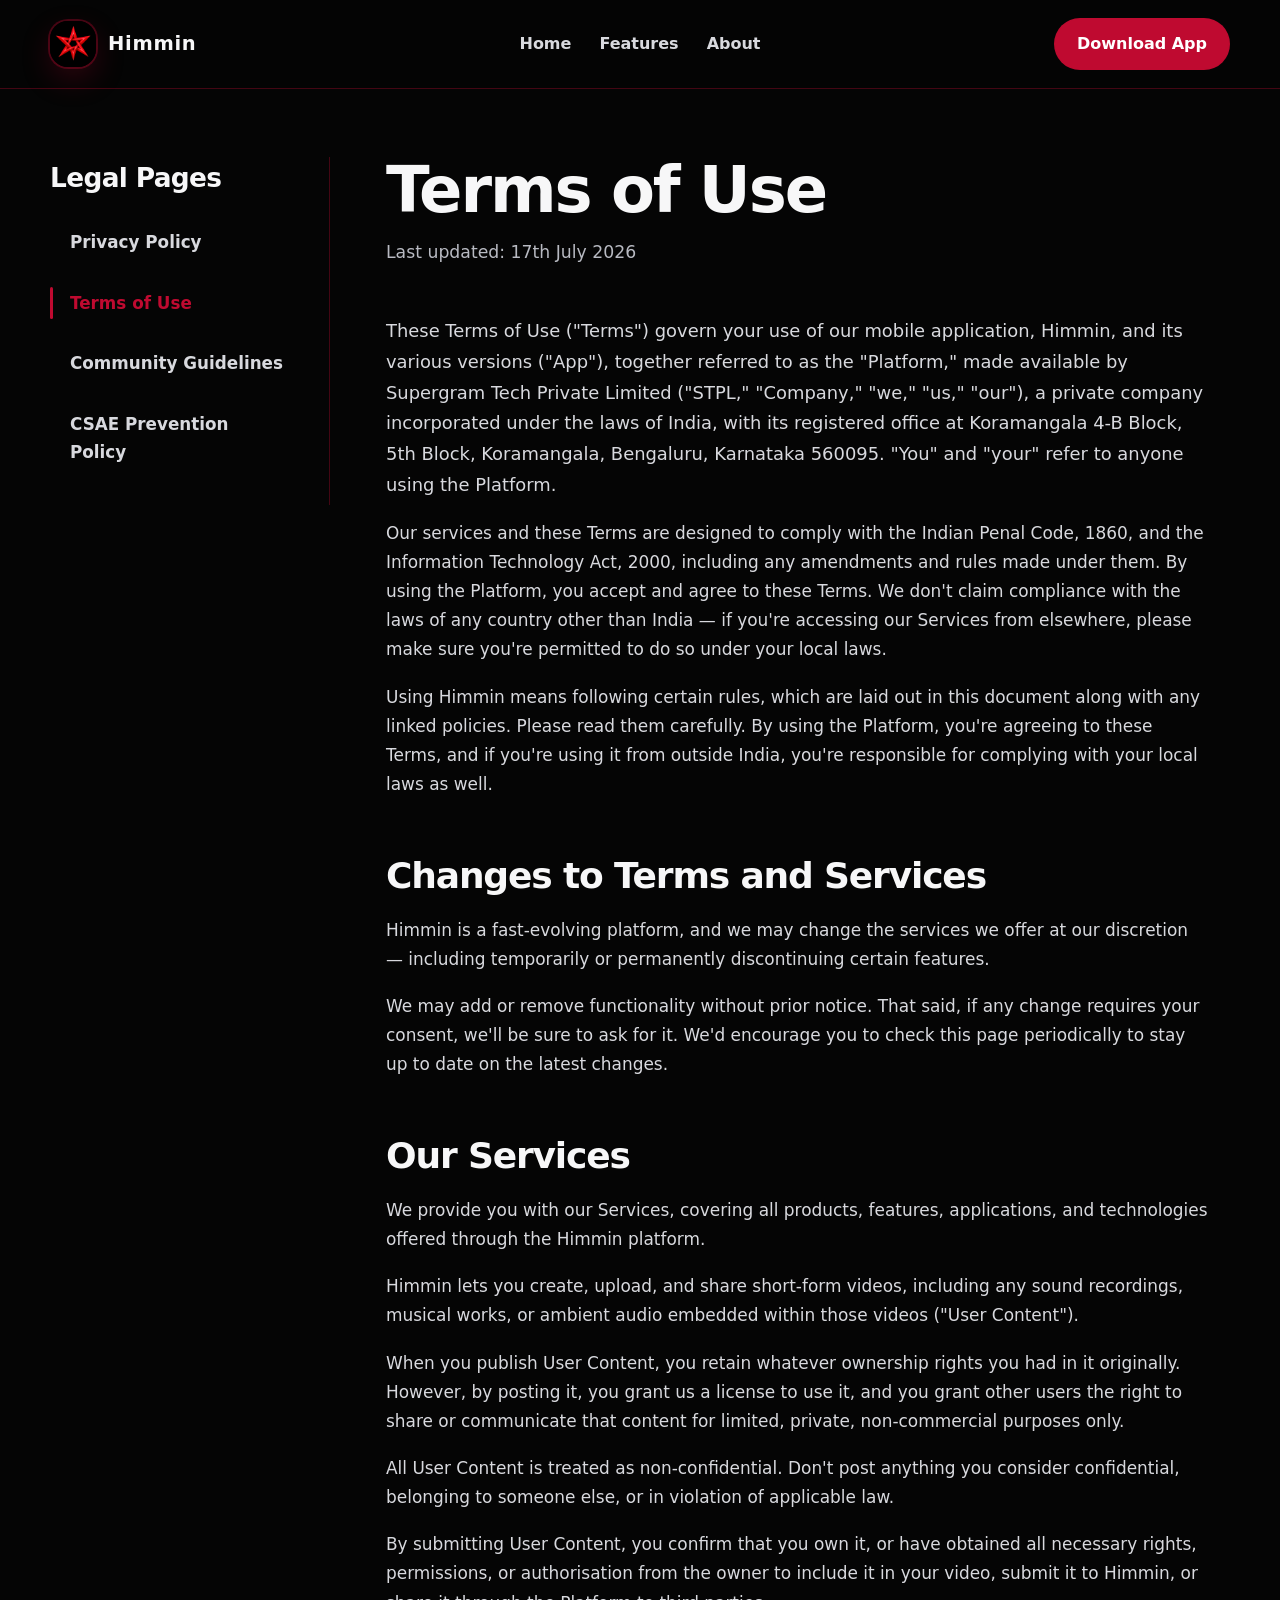
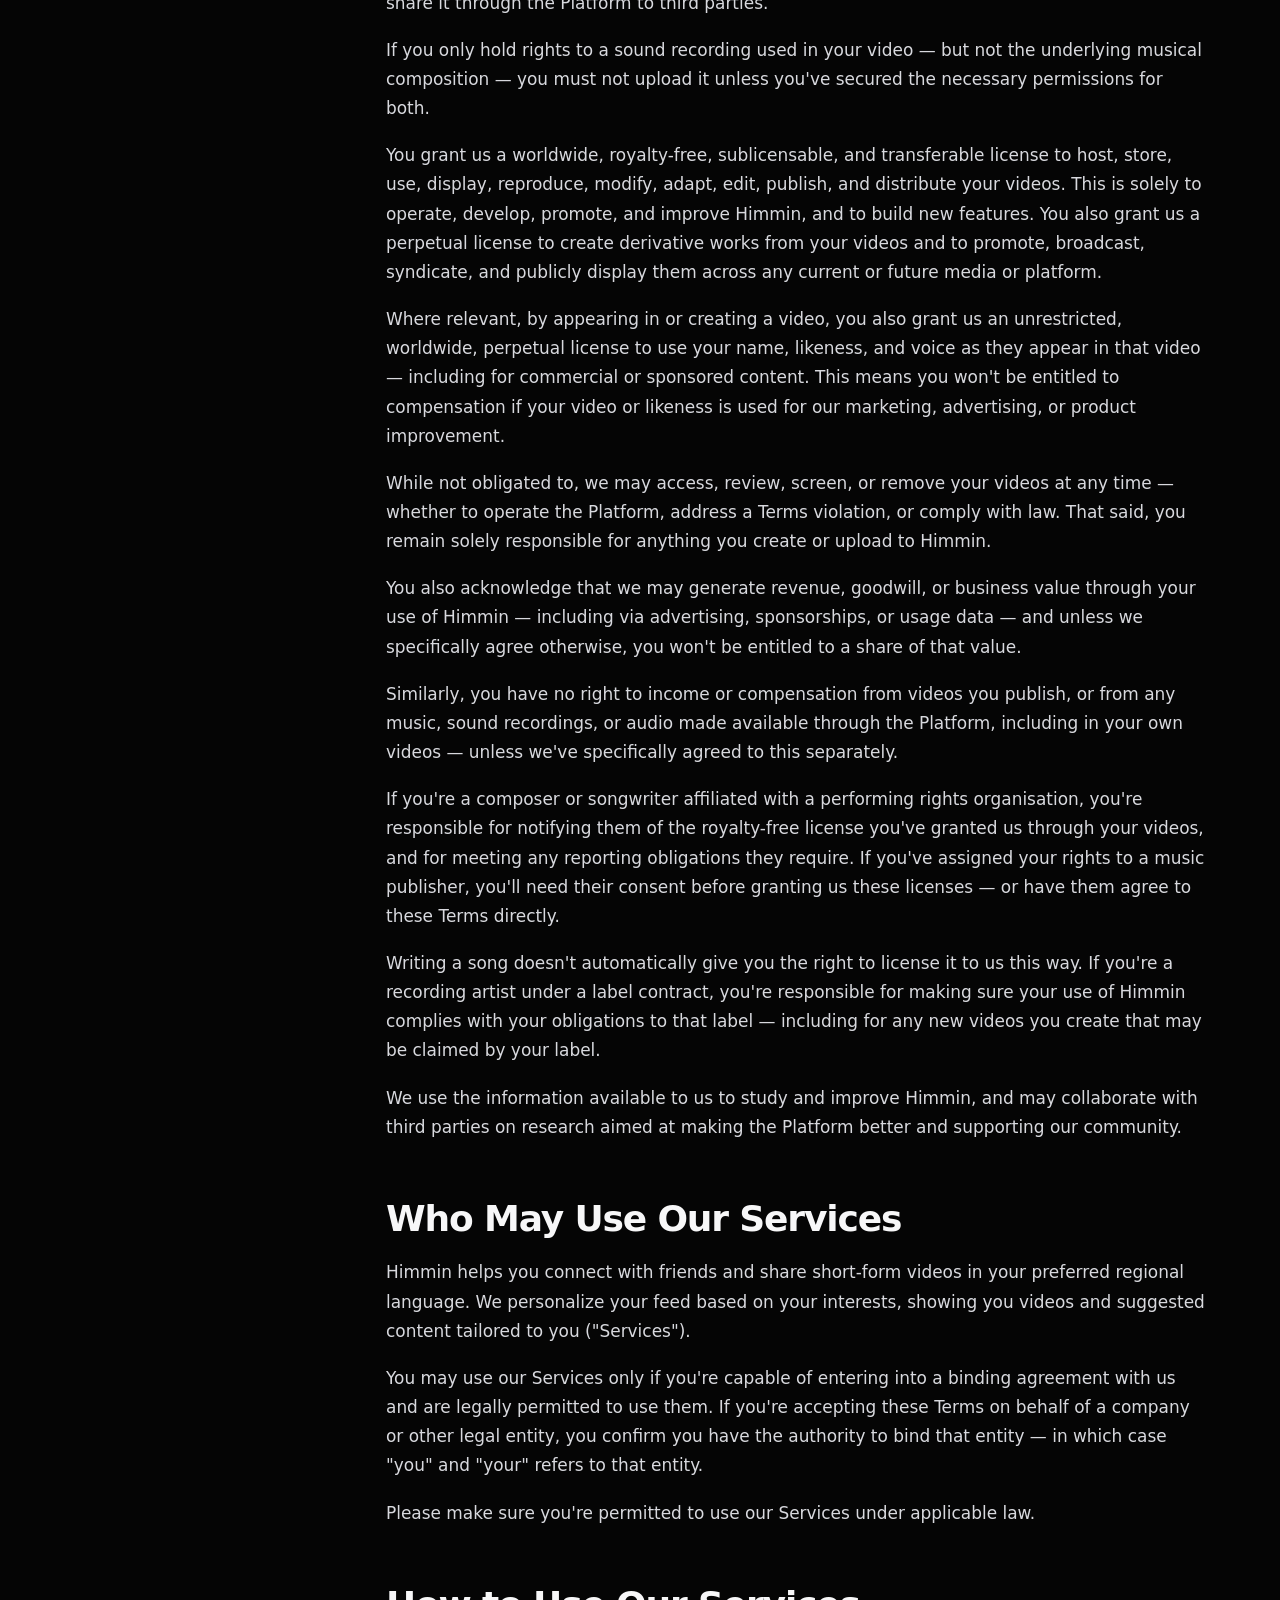
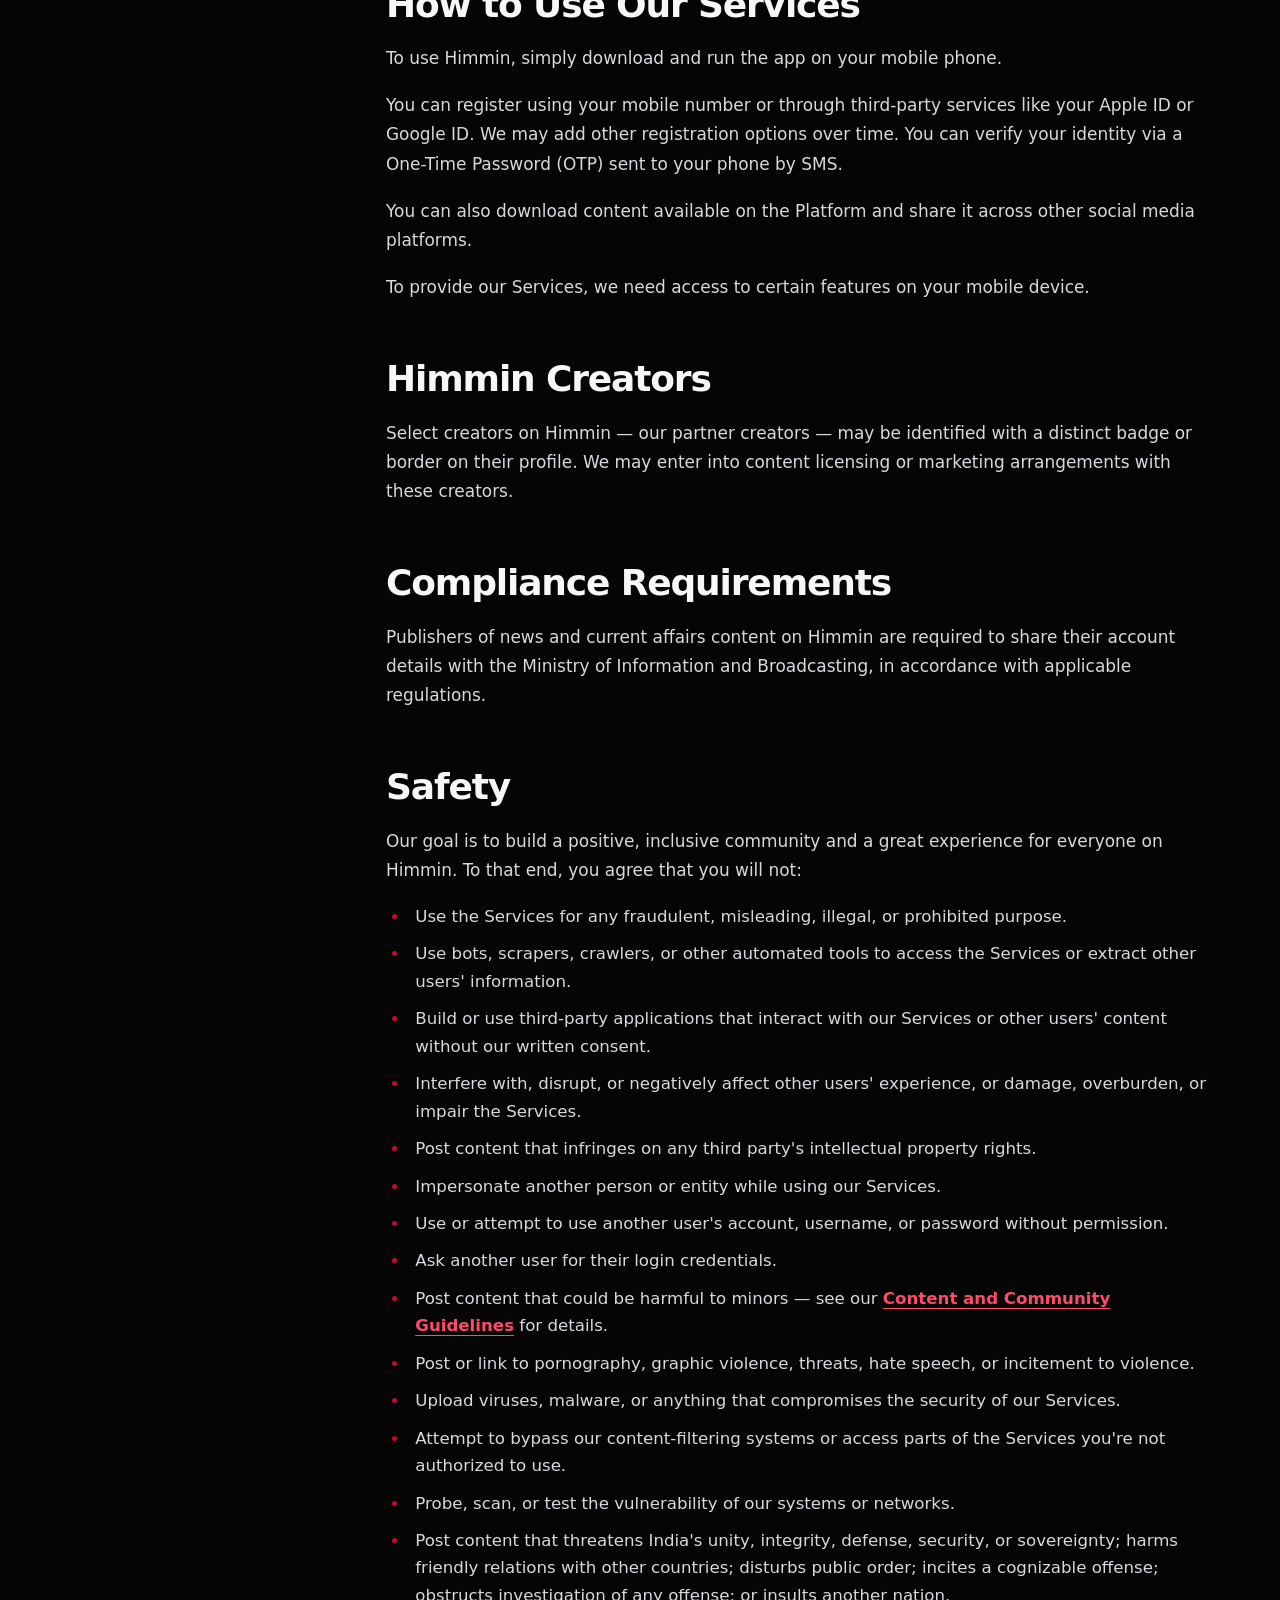
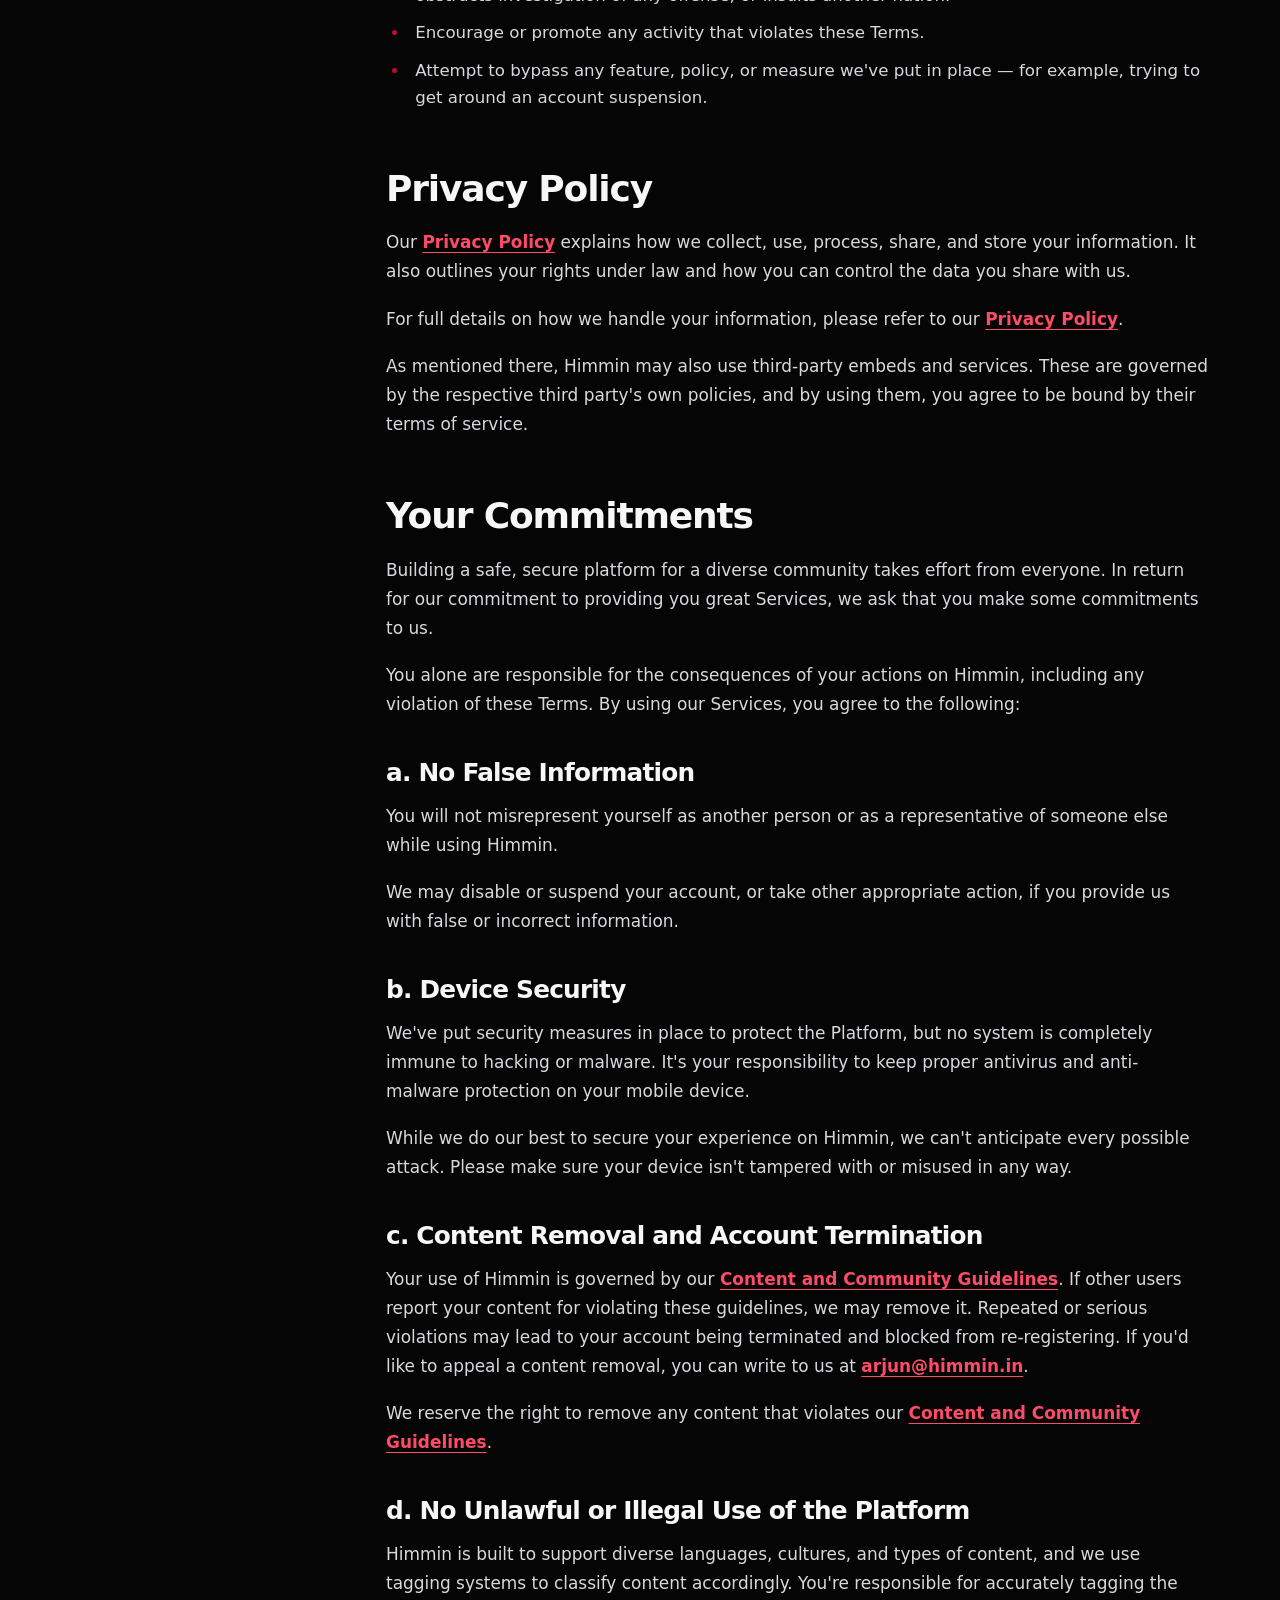
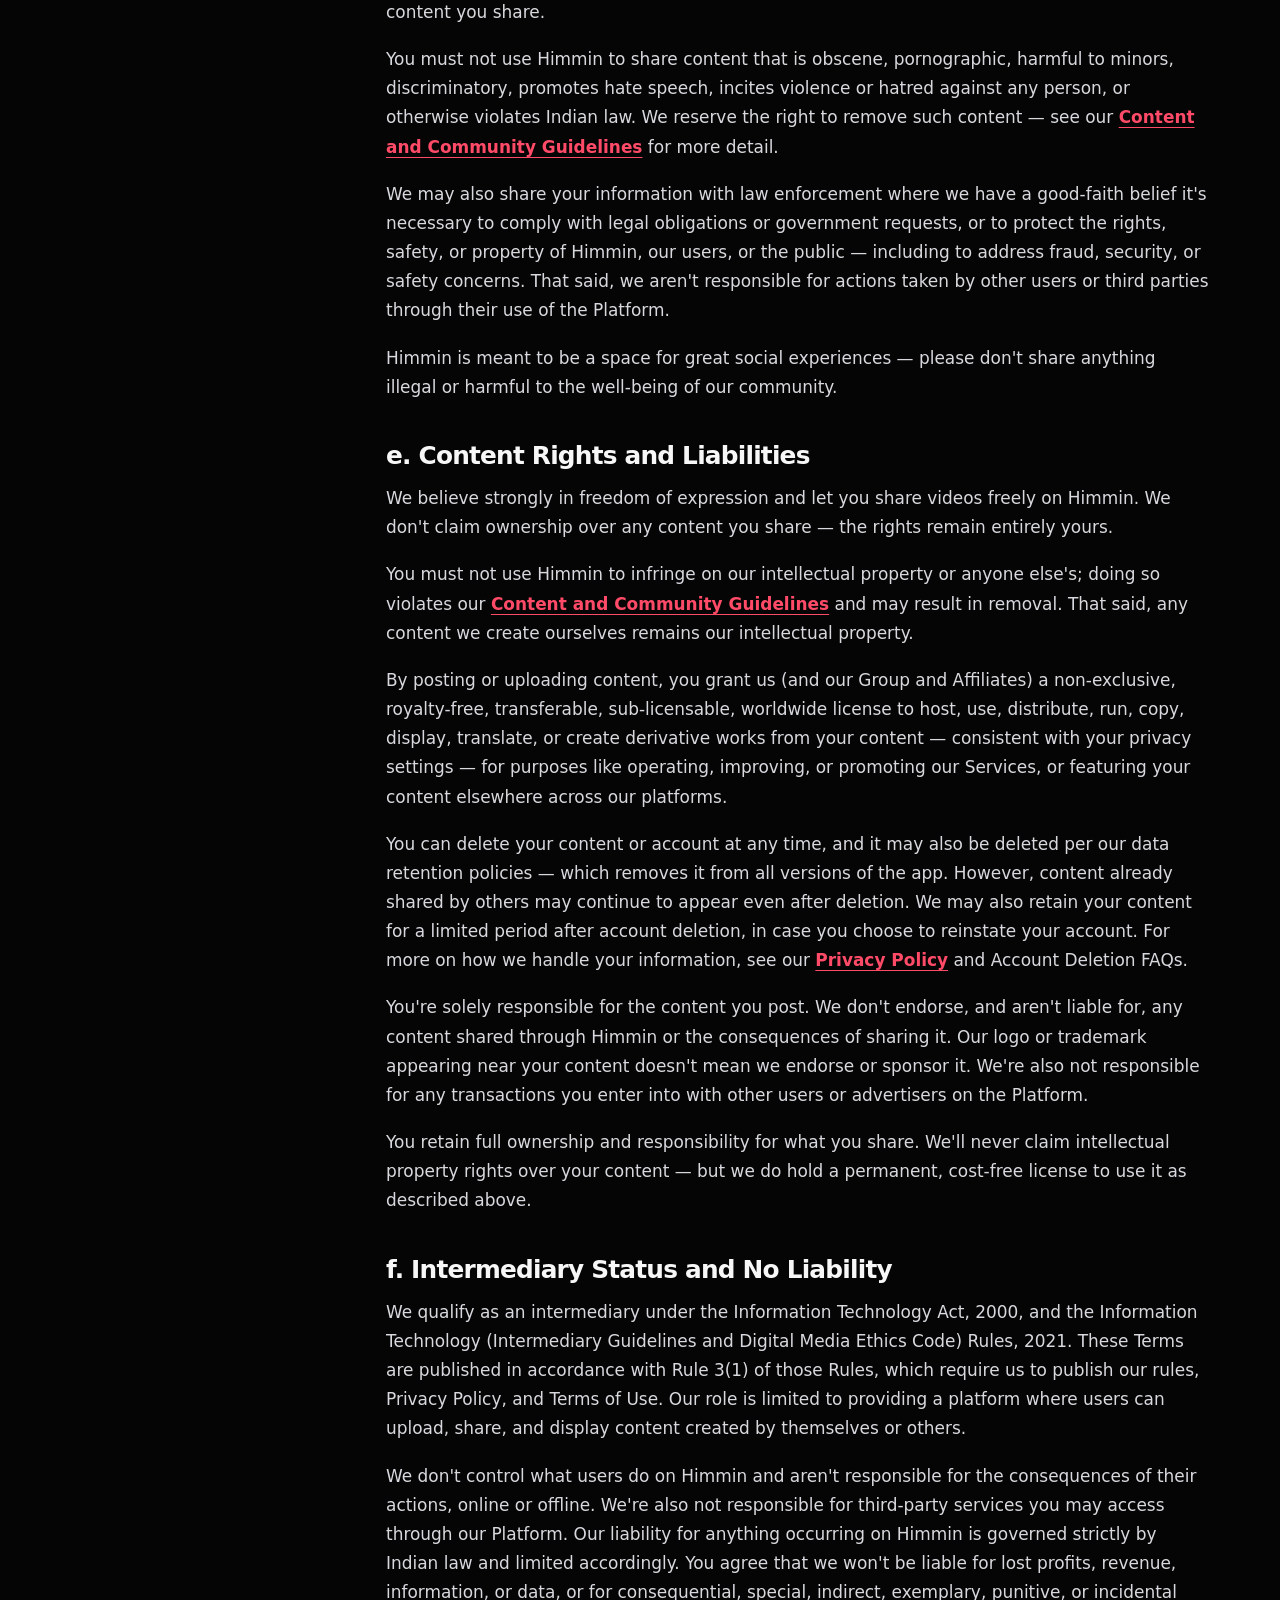
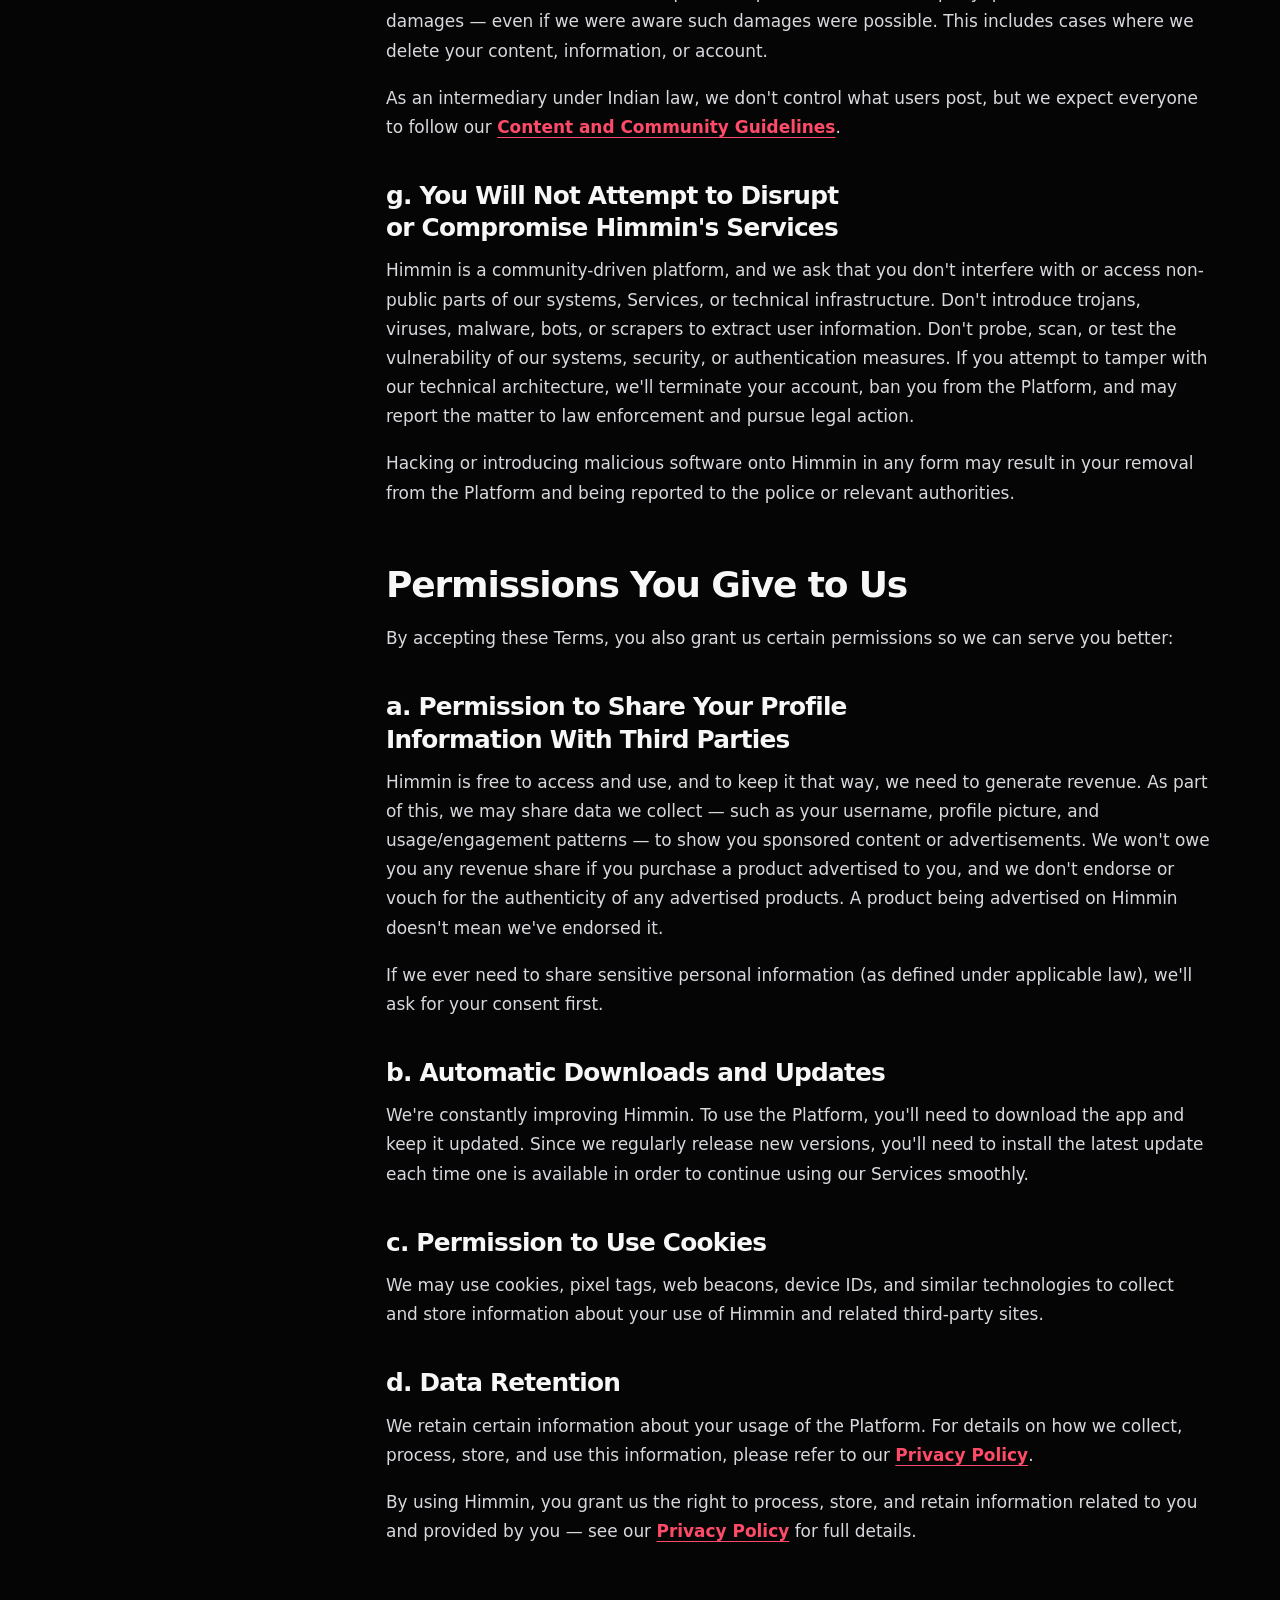
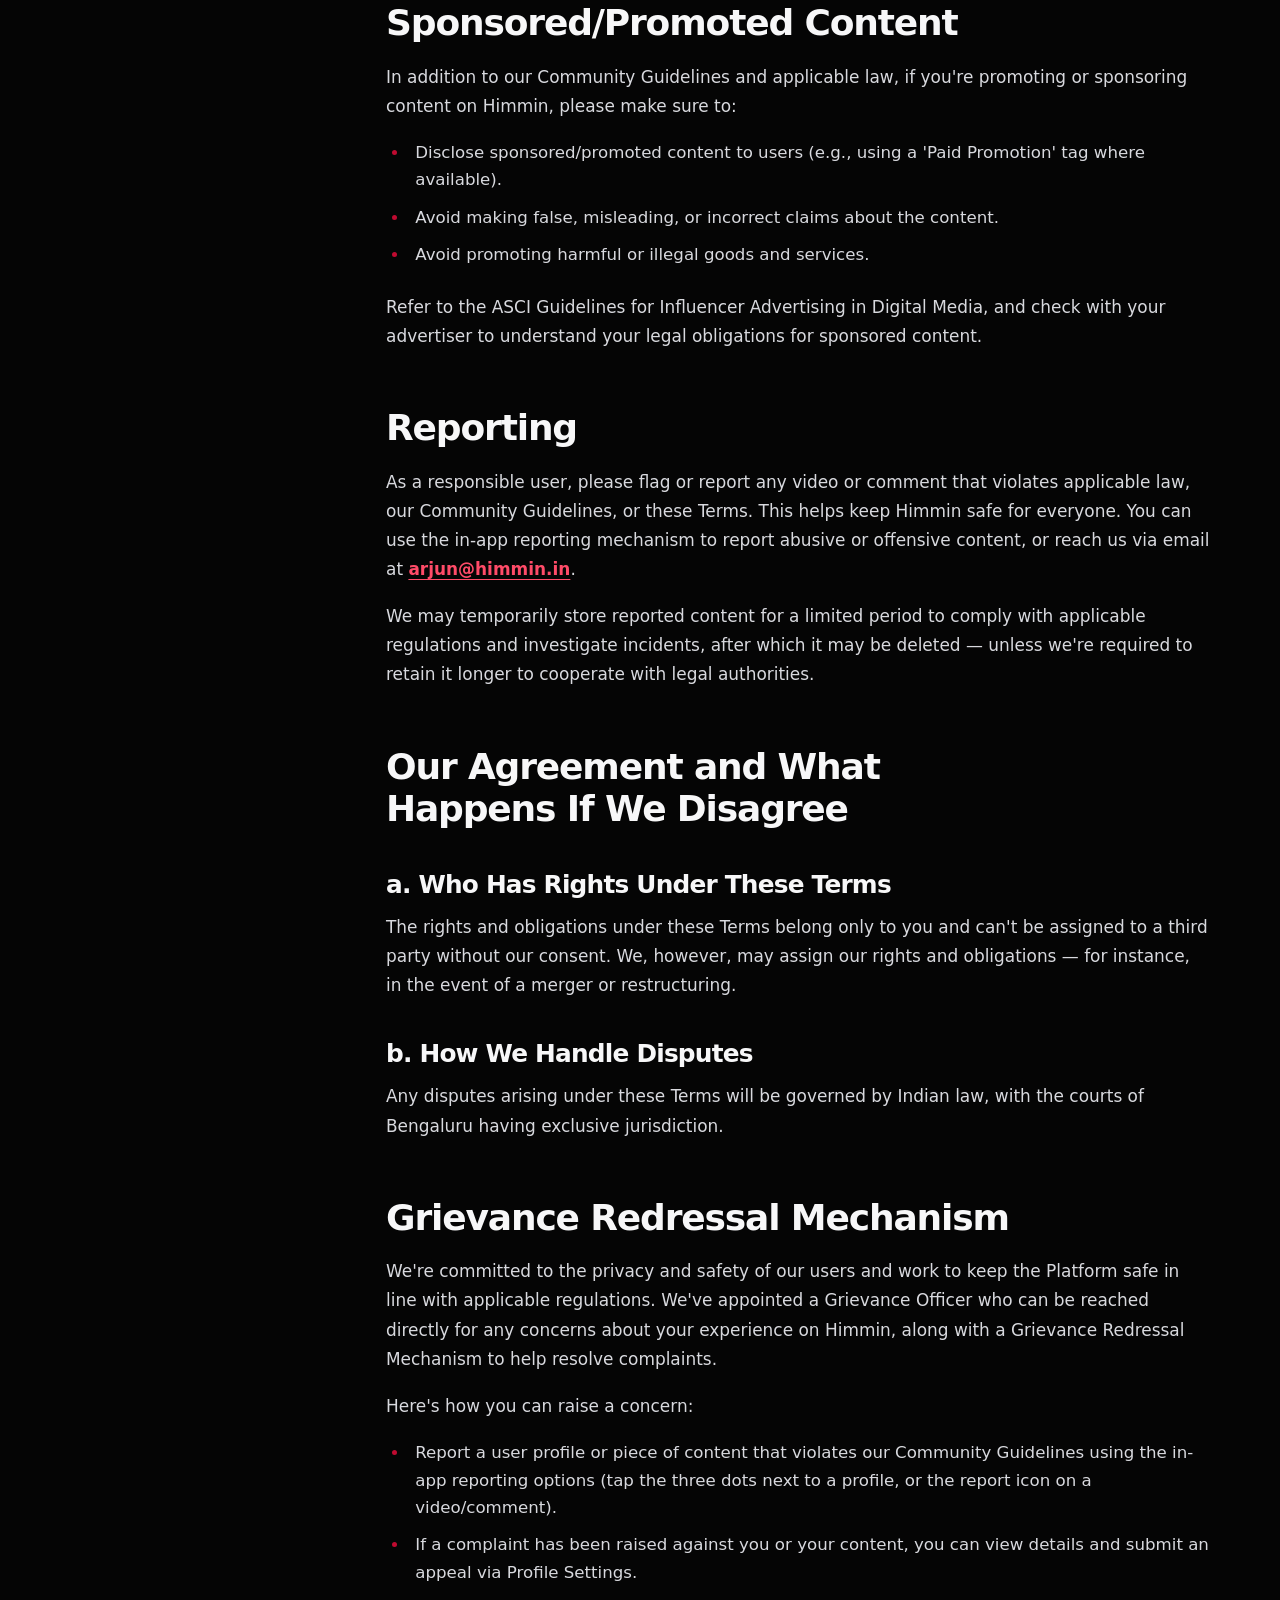
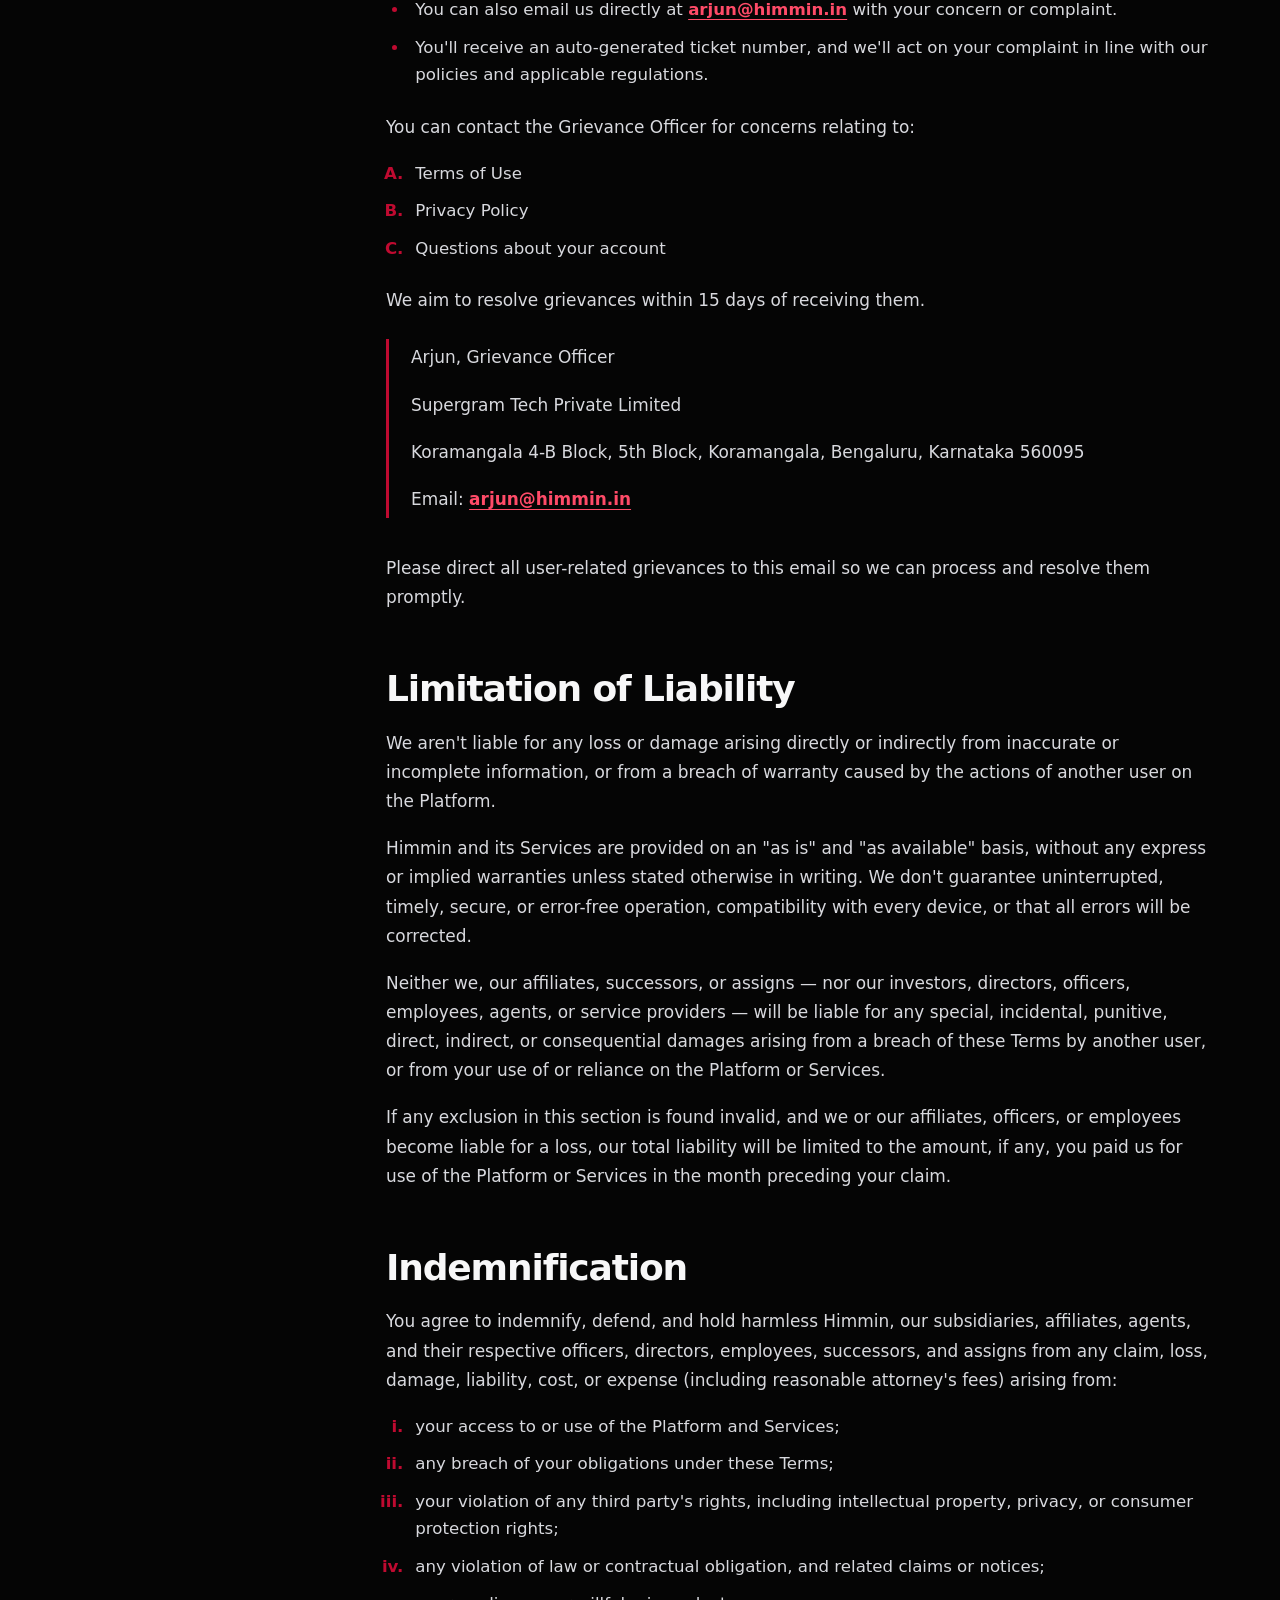
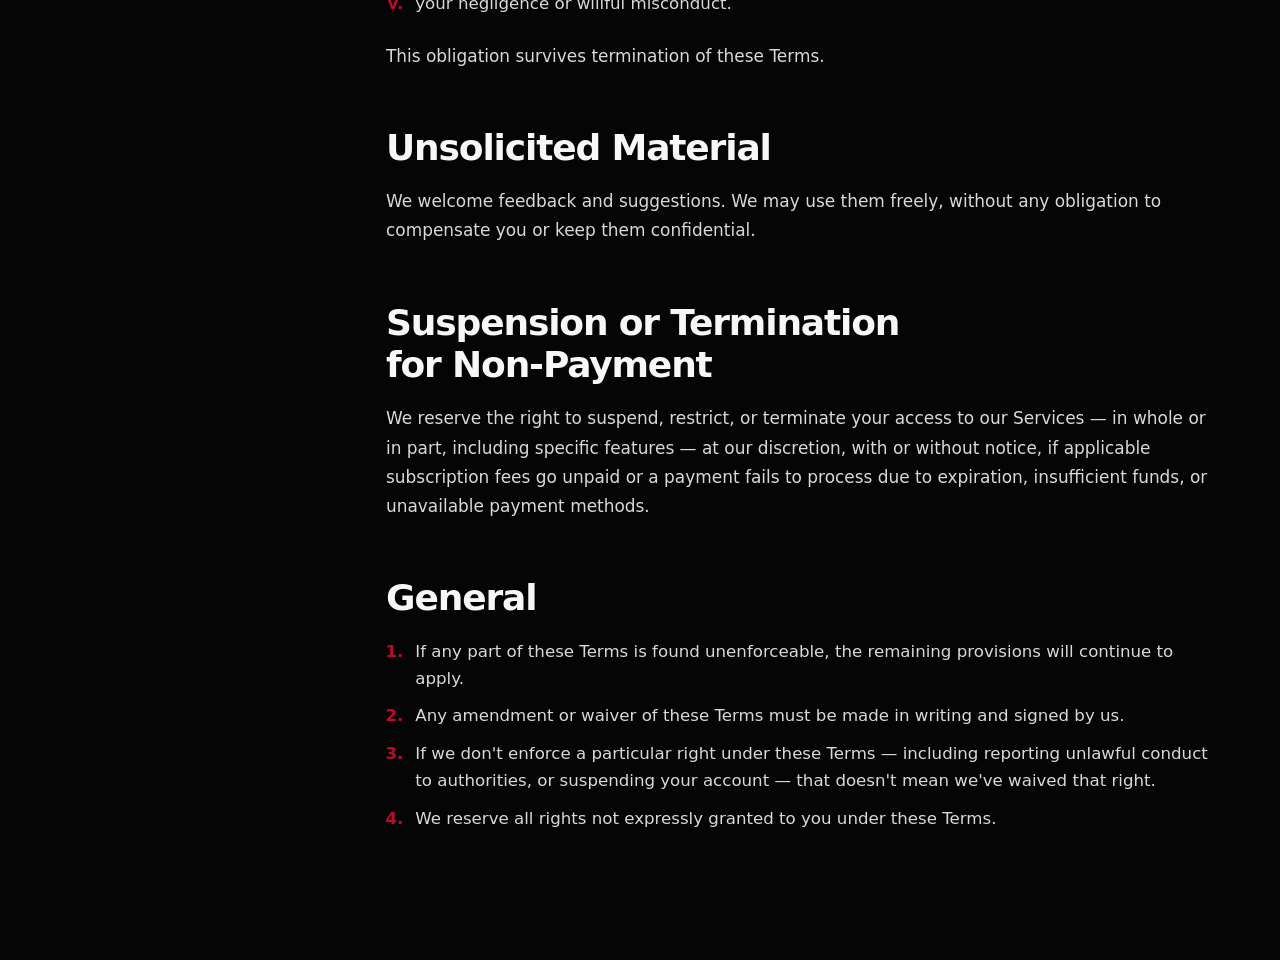
<file: legal/terms.html>
<!doctype html>
<html lang="en">
<head>
  <meta charset="utf-8">
  <meta name="viewport" content="width=device-width, initial-scale=1">
  <title>Terms of Use | Himmin</title>
  <meta name="description" content="Read the Terms of Use that govern access to and use of the Himmin platform.">
  <link rel="icon" href="../favicon.ico">
  <link rel="apple-touch-icon" href="../apple-touch-icon.png">
  <link rel="stylesheet" href="legal.css">
  <script src="legal.js" defer></script>
</head>
<body>
  <a class="skip-link" href="#policy-content">Skip to policy content</a>

  <header class="site-header">
    <div class="site-header__inner">
      <a class="brand-link" href="../index.html" aria-label="Himmin home">
        <img class="brand-link__logo" src="../src/images/logo.png" alt="">
        <span class="brand-link__name">Himmin</span>
      </a>
      <nav class="site-nav" aria-label="Primary navigation">
        <a href="../index.html#home">Home</a>
        <a href="../index.html#feature">Features</a>
        <a href="../index.html#about">About</a>
      </nav>
      <a class="download-link" href="https://play.google.com/store/apps/details?id=com.supergram&amp;hl=en" target="_blank" rel="noopener noreferrer">Download App</a>
    </div>
  </header>

  <main class="legal-shell">
    <aside class="legal-nav" aria-label="Legal pages">
      <h2>Legal Pages</h2>
      <ul>
        <li><a href="privacy.html">Privacy Policy</a></li>
        <li><a href="terms.html" aria-current="page">Terms of Use</a></li>
        <li><a href="community.html">Community Guidelines</a></li>
        <li><a href="csae.html">CSAE Prevention Policy</a></li>
      </ul>
    </aside>

    <div>
      <div class="legal-mobile-nav">
        <label for="policy-selector">Legal Pages</label>
        <select id="policy-selector" data-policy-select>
          <option value="privacy.html">Privacy Policy</option>
          <option value="terms.html" selected>Terms of Use</option>
          <option value="community.html">Community Guidelines</option>
          <option value="csae.html">CSAE Prevention Policy</option>
        </select>
        <noscript>
          <p class="noscript-links">View: <a href="privacy.html">Privacy Policy</a>, <a href="terms.html">Terms of Use</a>, <a href="community.html">Community Guidelines</a>, or <a href="csae.html">CSAE Prevention Policy</a>.</p>
        </noscript>
      </div>

      <article class="policy" id="policy-content">
        <header class="policy__header">
          <h1>Terms of Use</h1>
          <p class="last-updated">Last updated: 17th July 2026</p>
        </header>

        <p class="policy__intro">These Terms of Use ("Terms") govern your use of our mobile application, Himmin, and its various versions ("App"), together referred to as the "Platform," made available by Supergram Tech Private Limited ("STPL," "Company," "we," "us," "our"), a private company incorporated under the laws of India, with its registered office at Koramangala 4-B Block, 5th Block, Koramangala, Bengaluru, Karnataka 560095. "You" and "your" refer to anyone using the Platform.</p>
        <p>Our services and these Terms are designed to comply with the Indian Penal Code, 1860, and the Information Technology Act, 2000, including any amendments and rules made under them. By using the Platform, you accept and agree to these Terms. We don't claim compliance with the laws of any country other than India — if you're accessing our Services from elsewhere, please make sure you're permitted to do so under your local laws.</p>
        <p>Using Himmin means following certain rules, which are laid out in this document along with any linked policies. Please read them carefully. By using the Platform, you're agreeing to these Terms, and if you're using it from outside India, you're responsible for complying with your local laws as well.</p>

        <h2>Changes to Terms and Services</h2>
        <p>Himmin is a fast-evolving platform, and we may change the services we offer at our discretion — including temporarily or permanently discontinuing certain features.</p>
        <p>We may add or remove functionality without prior notice. That said, if any change requires your consent, we'll be sure to ask for it. We'd encourage you to check this page periodically to stay up to date on the latest changes.</p>

        <h2>Our Services</h2>
        <p>We provide you with our Services, covering all products, features, applications, and technologies offered through the Himmin platform.</p>
        <p>Himmin lets you create, upload, and share short-form videos, including any sound recordings, musical works, or ambient audio embedded within those videos ("User Content").</p>
        <p>When you publish User Content, you retain whatever ownership rights you had in it originally. However, by posting it, you grant us a license to use it, and you grant other users the right to share or communicate that content for limited, private, non-commercial purposes only.</p>
        <p>All User Content is treated as non-confidential. Don't post anything you consider confidential, belonging to someone else, or in violation of applicable law.</p>
        <p>By submitting User Content, you confirm that you own it, or have obtained all necessary rights, permissions, or authorisation from the owner to include it in your video, submit it to Himmin, or share it through the Platform to third parties.</p>
        <p>If you only hold rights to a sound recording used in your video — but not the underlying musical composition — you must not upload it unless you've secured the necessary permissions for both.</p>
        <p>You grant us a worldwide, royalty-free, sublicensable, and transferable license to host, store, use, display, reproduce, modify, adapt, edit, publish, and distribute your videos. This is solely to operate, develop, promote, and improve Himmin, and to build new features. You also grant us a perpetual license to create derivative works from your videos and to promote, broadcast, syndicate, and publicly display them across any current or future media or platform.</p>
        <p>Where relevant, by appearing in or creating a video, you also grant us an unrestricted, worldwide, perpetual license to use your name, likeness, and voice as they appear in that video — including for commercial or sponsored content. This means you won't be entitled to compensation if your video or likeness is used for our marketing, advertising, or product improvement.</p>
        <p>While not obligated to, we may access, review, screen, or remove your videos at any time — whether to operate the Platform, address a Terms violation, or comply with law. That said, you remain solely responsible for anything you create or upload to Himmin.</p>
        <p>You also acknowledge that we may generate revenue, goodwill, or business value through your use of Himmin — including via advertising, sponsorships, or usage data — and unless we specifically agree otherwise, you won't be entitled to a share of that value.</p>
        <p>Similarly, you have no right to income or compensation from videos you publish, or from any music, sound recordings, or audio made available through the Platform, including in your own videos — unless we've specifically agreed to this separately.</p>
        <p>If you're a composer or songwriter affiliated with a performing rights organisation, you're responsible for notifying them of the royalty-free license you've granted us through your videos, and for meeting any reporting obligations they require. If you've assigned your rights to a music publisher, you'll need their consent before granting us these licenses — or have them agree to these Terms directly.</p>
        <p>Writing a song doesn't automatically give you the right to license it to us this way. If you're a recording artist under a label contract, you're responsible for making sure your use of Himmin complies with your obligations to that label — including for any new videos you create that may be claimed by your label.</p>
        <p>We use the information available to us to study and improve Himmin, and may collaborate with third parties on research aimed at making the Platform better and supporting our community.</p>

        <h2>Who May Use Our Services</h2>
        <p>Himmin helps you connect with friends and share short-form videos in your preferred regional language. We personalize your feed based on your interests, showing you videos and suggested content tailored to you ("Services").</p>
        <p>You may use our Services only if you're capable of entering into a binding agreement with us and are legally permitted to use them. If you're accepting these Terms on behalf of a company or other legal entity, you confirm you have the authority to bind that entity — in which case "you" and "your" refers to that entity.</p>
        <p>Please make sure you're permitted to use our Services under applicable law.</p>

        <h2>How to Use Our Services</h2>
        <p>To use Himmin, simply download and run the app on your mobile phone.</p>
        <p>You can register using your mobile number or through third-party services like your Apple ID or Google ID. We may add other registration options over time. You can verify your identity via a One-Time Password (OTP) sent to your phone by SMS.</p>
        <p>You can also download content available on the Platform and share it across other social media platforms.</p>
        <p>To provide our Services, we need access to certain features on your mobile device.</p>

        <h2>Himmin Creators</h2>
        <p>Select creators on Himmin — our partner creators — may be identified with a distinct badge or border on their profile. We may enter into content licensing or marketing arrangements with these creators.</p>

        <h2>Compliance Requirements</h2>
        <p>Publishers of news and current affairs content on Himmin are required to share their account details with the Ministry of Information and Broadcasting, in accordance with applicable regulations.</p>

        <h2>Safety</h2>
        <p>Our goal is to build a positive, inclusive community and a great experience for everyone on Himmin. To that end, you agree that you will not:</p>
        <ul>
          <li>Use the Services for any fraudulent, misleading, illegal, or prohibited purpose.</li>
          <li>Use bots, scrapers, crawlers, or other automated tools to access the Services or extract other users' information.</li>
          <li>Build or use third-party applications that interact with our Services or other users' content without our written consent.</li>
          <li>Interfere with, disrupt, or negatively affect other users' experience, or damage, overburden, or impair the Services.</li>
          <li>Post content that infringes on any third party's intellectual property rights.</li>
          <li>Impersonate another person or entity while using our Services.</li>
          <li>Use or attempt to use another user's account, username, or password without permission.</li>
          <li>Ask another user for their login credentials.</li>
          <li>Post content that could be harmful to minors — see our <a href="community.html">Content and Community Guidelines</a> for details.</li>
          <li>Post or link to pornography, graphic violence, threats, hate speech, or incitement to violence.</li>
          <li>Upload viruses, malware, or anything that compromises the security of our Services.</li>
          <li>Attempt to bypass our content-filtering systems or access parts of the Services you're not authorized to use.</li>
          <li>Probe, scan, or test the vulnerability of our systems or networks.</li>
          <li>Post content that threatens India's unity, integrity, defense, security, or sovereignty; harms friendly relations with other countries; disturbs public order; incites a cognizable offense; obstructs investigation of any offense; or insults another nation.</li>
          <li>Encourage or promote any activity that violates these Terms.</li>
          <li>Attempt to bypass any feature, policy, or measure we've put in place — for example, trying to get around an account suspension.</li>
        </ul>

        <h2>Privacy Policy</h2>
        <p>Our <a href="privacy.html">Privacy Policy</a> explains how we collect, use, process, share, and store your information. It also outlines your rights under law and how you can control the data you share with us.</p>
        <p>For full details on how we handle your information, please refer to our <a href="privacy.html">Privacy Policy</a>.</p>
        <p>As mentioned there, Himmin may also use third-party embeds and services. These are governed by the respective third party's own policies, and by using them, you agree to be bound by their terms of service.</p>

        <h2>Your Commitments</h2>
        <p>Building a safe, secure platform for a diverse community takes effort from everyone. In return for our commitment to providing you great Services, we ask that you make some commitments to us.</p>
        <p>You alone are responsible for the consequences of your actions on Himmin, including any violation of these Terms. By using our Services, you agree to the following:</p>

        <h3>a. No False Information</h3>
        <p>You will not misrepresent yourself as another person or as a representative of someone else while using Himmin.</p>
        <p>We may disable or suspend your account, or take other appropriate action, if you provide us with false or incorrect information.</p>

        <h3>b. Device Security</h3>
        <p>We've put security measures in place to protect the Platform, but no system is completely immune to hacking or malware. It's your responsibility to keep proper antivirus and anti-malware protection on your mobile device.</p>
        <p>While we do our best to secure your experience on Himmin, we can't anticipate every possible attack. Please make sure your device isn't tampered with or misused in any way.</p>

        <h3>c. Content Removal and Account Termination</h3>
        <p>Your use of Himmin is governed by our <a href="community.html">Content and Community Guidelines</a>. If other users report your content for violating these guidelines, we may remove it. Repeated or serious violations may lead to your account being terminated and blocked from re-registering. If you'd like to appeal a content removal, you can write to us at <a href="mailto:arjun@himmin.in">arjun@himmin.in</a>.</p>
        <p>We reserve the right to remove any content that violates our <a href="community.html">Content and Community Guidelines</a>.</p>

        <h3>d. No Unlawful or Illegal Use of the Platform</h3>
        <p>Himmin is built to support diverse languages, cultures, and types of content, and we use tagging systems to classify content accordingly. You're responsible for accurately tagging the content you share.</p>
        <p>You must not use Himmin to share content that is obscene, pornographic, harmful to minors, discriminatory, promotes hate speech, incites violence or hatred against any person, or otherwise violates Indian law. We reserve the right to remove such content — see our <a href="community.html">Content and Community Guidelines</a> for more detail.</p>
        <p>We may also share your information with law enforcement where we have a good-faith belief it's necessary to comply with legal obligations or government requests, or to protect the rights, safety, or property of Himmin, our users, or the public — including to address fraud, security, or safety concerns. That said, we aren't responsible for actions taken by other users or third parties through their use of the Platform.</p>
        <p>Himmin is meant to be a space for great social experiences — please don't share anything illegal or harmful to the well-being of our community.</p>

        <h3>e. Content Rights and Liabilities</h3>
        <p>We believe strongly in freedom of expression and let you share videos freely on Himmin. We don't claim ownership over any content you share — the rights remain entirely yours.</p>
        <p>You must not use Himmin to infringe on our intellectual property or anyone else's; doing so violates our <a href="community.html">Content and Community Guidelines</a> and may result in removal. That said, any content we create ourselves remains our intellectual property.</p>
        <p>By posting or uploading content, you grant us (and our Group and Affiliates) a non-exclusive, royalty-free, transferable, sub-licensable, worldwide license to host, use, distribute, run, copy, display, translate, or create derivative works from your content — consistent with your privacy settings — for purposes like operating, improving, or promoting our Services, or featuring your content elsewhere across our platforms.</p>
        <p>You can delete your content or account at any time, and it may also be deleted per our data retention policies — which removes it from all versions of the app. However, content already shared by others may continue to appear even after deletion. We may also retain your content for a limited period after account deletion, in case you choose to reinstate your account. For more on how we handle your information, see our <a href="privacy.html">Privacy Policy</a> and Account Deletion FAQs.</p>
        <p>You're solely responsible for the content you post. We don't endorse, and aren't liable for, any content shared through Himmin or the consequences of sharing it. Our logo or trademark appearing near your content doesn't mean we endorse or sponsor it. We're also not responsible for any transactions you enter into with other users or advertisers on the Platform.</p>
        <p>You retain full ownership and responsibility for what you share. We'll never claim intellectual property rights over your content — but we do hold a permanent, cost-free license to use it as described above.</p>

        <h3>f. Intermediary Status and No Liability</h3>
        <p>We qualify as an intermediary under the Information Technology Act, 2000, and the Information Technology (Intermediary Guidelines and Digital Media Ethics Code) Rules, 2021. These Terms are published in accordance with Rule 3(1) of those Rules, which require us to publish our rules, Privacy Policy, and Terms of Use. Our role is limited to providing a platform where users can upload, share, and display content created by themselves or others.</p>
        <p>We don't control what users do on Himmin and aren't responsible for the consequences of their actions, online or offline. We're also not responsible for third-party services you may access through our Platform. Our liability for anything occurring on Himmin is governed strictly by Indian law and limited accordingly. You agree that we won't be liable for lost profits, revenue, information, or data, or for consequential, special, indirect, exemplary, punitive, or incidental damages — even if we were aware such damages were possible. This includes cases where we delete your content, information, or account.</p>
        <p>As an intermediary under Indian law, we don't control what users post, but we expect everyone to follow our <a href="community.html">Content and Community Guidelines</a>.</p>

        <h3>g. You Will Not Attempt to Disrupt or Compromise Himmin's Services</h3>
        <p>Himmin is a community-driven platform, and we ask that you don't interfere with or access non-public parts of our systems, Services, or technical infrastructure. Don't introduce trojans, viruses, malware, bots, or scrapers to extract user information. Don't probe, scan, or test the vulnerability of our systems, security, or authentication measures. If you attempt to tamper with our technical architecture, we'll terminate your account, ban you from the Platform, and may report the matter to law enforcement and pursue legal action.</p>
        <p>Hacking or introducing malicious software onto Himmin in any form may result in your removal from the Platform and being reported to the police or relevant authorities.</p>

        <h2>Permissions You Give to Us</h2>
        <p>By accepting these Terms, you also grant us certain permissions so we can serve you better:</p>

        <h3>a. Permission to Share Your Profile Information With Third Parties</h3>
        <p>Himmin is free to access and use, and to keep it that way, we need to generate revenue. As part of this, we may share data we collect — such as your username, profile picture, and usage/engagement patterns — to show you sponsored content or advertisements. We won't owe you any revenue share if you purchase a product advertised to you, and we don't endorse or vouch for the authenticity of any advertised products. A product being advertised on Himmin doesn't mean we've endorsed it.</p>
        <p>If we ever need to share sensitive personal information (as defined under applicable law), we'll ask for your consent first.</p>

        <h3>b. Automatic Downloads and Updates</h3>
        <p>We're constantly improving Himmin. To use the Platform, you'll need to download the app and keep it updated. Since we regularly release new versions, you'll need to install the latest update each time one is available in order to continue using our Services smoothly.</p>

        <h3>c. Permission to Use Cookies</h3>
        <p>We may use cookies, pixel tags, web beacons, device IDs, and similar technologies to collect and store information about your use of Himmin and related third-party sites.</p>

        <h3>d. Data Retention</h3>
        <p>We retain certain information about your usage of the Platform. For details on how we collect, process, store, and use this information, please refer to our <a href="privacy.html">Privacy Policy</a>.</p>
        <p>By using Himmin, you grant us the right to process, store, and retain information related to you and provided by you — see our <a href="privacy.html">Privacy Policy</a> for full details.</p>

        <h2>Sponsored/Promoted Content</h2>
        <p>In addition to our Community Guidelines and applicable law, if you're promoting or sponsoring content on Himmin, please make sure to:</p>
        <ul>
          <li>Disclose sponsored/promoted content to users (e.g., using a 'Paid Promotion' tag where available).</li>
          <li>Avoid making false, misleading, or incorrect claims about the content.</li>
          <li>Avoid promoting harmful or illegal goods and services.</li>
        </ul>
        <p>Refer to the ASCI Guidelines for Influencer Advertising in Digital Media, and check with your advertiser to understand your legal obligations for sponsored content.</p>

        <h2>Reporting</h2>
        <p>As a responsible user, please flag or report any video or comment that violates applicable law, our Community Guidelines, or these Terms. This helps keep Himmin safe for everyone. You can use the in-app reporting mechanism to report abusive or offensive content, or reach us via email at <a href="mailto:arjun@himmin.in">arjun@himmin.in</a>.</p>
        <p>We may temporarily store reported content for a limited period to comply with applicable regulations and investigate incidents, after which it may be deleted — unless we're required to retain it longer to cooperate with legal authorities.</p>

        <h2>Our Agreement and What Happens If We Disagree</h2>
        <h3>a. Who Has Rights Under These Terms</h3>
        <p>The rights and obligations under these Terms belong only to you and can't be assigned to a third party without our consent. We, however, may assign our rights and obligations — for instance, in the event of a merger or restructuring.</p>

        <h3>b. How We Handle Disputes</h3>
        <p>Any disputes arising under these Terms will be governed by Indian law, with the courts of Bengaluru having exclusive jurisdiction.</p>

        <h2>Grievance Redressal Mechanism</h2>
        <p>We're committed to the privacy and safety of our users and work to keep the Platform safe in line with applicable regulations. We've appointed a Grievance Officer who can be reached directly for any concerns about your experience on Himmin, along with a Grievance Redressal Mechanism to help resolve complaints.</p>
        <p>Here's how you can raise a concern:</p>
        <ul>
          <li>Report a user profile or piece of content that violates our Community Guidelines using the in-app reporting options (tap the three dots next to a profile, or the report icon on a video/comment).</li>
          <li>If a complaint has been raised against you or your content, you can view details and submit an appeal via Profile Settings.</li>
          <li>You can also email us directly at <a href="mailto:arjun@himmin.in">arjun@himmin.in</a> with your concern or complaint.</li>
          <li>You'll receive an auto-generated ticket number, and we'll act on your complaint in line with our policies and applicable regulations.</li>
        </ul>
        <p>You can contact the Grievance Officer for concerns relating to:</p>
        <ol type="A">
          <li>Terms of Use</li>
          <li>Privacy Policy</li>
          <li>Questions about your account</li>
        </ol>
        <p>We aim to resolve grievances within 15 days of receiving them.</p>
        <div class="contact-block">
          <p>Arjun, Grievance Officer</p>
          <p>Supergram Tech Private Limited</p>
          <p>Koramangala 4-B Block, 5th Block, Koramangala, Bengaluru, Karnataka 560095</p>
          <p>Email: <a href="mailto:arjun@himmin.in">arjun@himmin.in</a></p>
        </div>
        <p>Please direct all user-related grievances to this email so we can process and resolve them promptly.</p>

        <h2>Limitation of Liability</h2>
        <p>We aren't liable for any loss or damage arising directly or indirectly from inaccurate or incomplete information, or from a breach of warranty caused by the actions of another user on the Platform.</p>
        <p>Himmin and its Services are provided on an "as is" and "as available" basis, without any express or implied warranties unless stated otherwise in writing. We don't guarantee uninterrupted, timely, secure, or error-free operation, compatibility with every device, or that all errors will be corrected.</p>
        <p>Neither we, our affiliates, successors, or assigns — nor our investors, directors, officers, employees, agents, or service providers — will be liable for any special, incidental, punitive, direct, indirect, or consequential damages arising from a breach of these Terms by another user, or from your use of or reliance on the Platform or Services.</p>
        <p>If any exclusion in this section is found invalid, and we or our affiliates, officers, or employees become liable for a loss, our total liability will be limited to the amount, if any, you paid us for use of the Platform or Services in the month preceding your claim.</p>

        <h2>Indemnification</h2>
        <p>You agree to indemnify, defend, and hold harmless Himmin, our subsidiaries, affiliates, agents, and their respective officers, directors, employees, successors, and assigns from any claim, loss, damage, liability, cost, or expense (including reasonable attorney's fees) arising from:</p>
        <ol type="i">
          <li>your access to or use of the Platform and Services;</li>
          <li>any breach of your obligations under these Terms;</li>
          <li>your violation of any third party's rights, including intellectual property, privacy, or consumer protection rights;</li>
          <li>any violation of law or contractual obligation, and related claims or notices;</li>
          <li>your negligence or willful misconduct.</li>
        </ol>
        <p>This obligation survives termination of these Terms.</p>

        <h2>Unsolicited Material</h2>
        <p>We welcome feedback and suggestions. We may use them freely, without any obligation to compensate you or keep them confidential.</p>

        <h2>Suspension or Termination for Non-Payment</h2>
        <p>We reserve the right to suspend, restrict, or terminate your access to our Services — in whole or in part, including specific features — at our discretion, with or without notice, if applicable subscription fees go unpaid or a payment fails to process due to expiration, insufficient funds, or unavailable payment methods.</p>

        <h2>General</h2>
        <ol>
          <li>If any part of these Terms is found unenforceable, the remaining provisions will continue to apply.</li>
          <li>Any amendment or waiver of these Terms must be made in writing and signed by us.</li>
          <li>If we don't enforce a particular right under these Terms — including reporting unlawful conduct to authorities, or suspending your account — that doesn't mean we've waived that right.</li>
          <li>We reserve all rights not expressly granted to you under these Terms.</li>
        </ol>
      </article>
    </div>
  </main>
</body>
</html>
</file>
<file: legal/legal.css>
:root {
  --bg: #050505;
  --bg-soft: #0b0b0f;
  --surface: #121214;
  --surface-strong: #18181b;
  --line: rgba(255, 255, 255, 0.1);
  --text: #f7f7f8;
  --muted: #b8bac2;
  --muted-strong: #d8d9de;
  --red: #bf0a30;
  --red-dark: #930722;
  --red-soft: rgba(191, 10, 48, 0.14);
  --red-line: rgba(191, 10, 48, 0.34);
  --content-width: 1180px;
}

*,
*::before,
*::after {
  box-sizing: border-box;
}

html {
  scroll-behavior: smooth;
}

body {
  margin: 0;
  min-width: 320px;
  background: var(--bg);
  color: var(--text);
  font-family: Inter, system-ui, -apple-system, BlinkMacSystemFont, "Segoe UI", sans-serif;
  font-size: 16px;
  line-height: 1.7;
  text-rendering: optimizeLegibility;
  -webkit-font-smoothing: antialiased;
}

img {
  display: block;
  max-width: 100%;
}

a {
  color: inherit;
}

button,
select {
  font: inherit;
}

.skip-link {
  position: fixed;
  top: 12px;
  left: 12px;
  z-index: 2000;
  padding: 10px 16px;
  border-radius: 999px;
  background: var(--text);
  color: var(--bg);
  font-weight: 800;
  transform: translateY(-160%);
  transition: transform 0.2s ease;
}

.skip-link:focus {
  transform: translateY(0);
}

.site-header {
  position: sticky;
  top: 0;
  z-index: 1000;
  border-bottom: 1px solid var(--red-line);
  background: rgba(5, 5, 5, 0.94);
  backdrop-filter: blur(18px);
}

.site-header__inner {
  width: min(var(--content-width), calc(100% - 40px));
  min-height: 88px;
  margin: 0 auto;
  display: grid;
  grid-template-columns: 1fr auto 1fr;
  align-items: center;
  gap: 28px;
}

.brand-link {
  width: max-content;
  display: inline-flex;
  align-items: center;
  gap: 12px;
  color: var(--text);
  text-decoration: none;
}

.brand-link__logo {
  width: 46px;
  height: 46px;
  border-radius: 18px;
  object-fit: cover;
  box-shadow: 0 0 0 2px var(--red-line), 0 12px 30px rgba(191, 10, 48, 0.22);
}

.brand-link__name {
  font-size: 1.22rem;
  font-weight: 850;
  letter-spacing: 0.035em;
}

.site-nav {
  display: flex;
  align-items: center;
  justify-content: center;
  gap: 28px;
}

.site-nav a {
  color: var(--muted-strong);
  font-weight: 650;
  text-decoration: none;
  transition: color 0.2s ease;
}

.site-nav a:hover {
  color: var(--red);
}

.download-link {
  justify-self: end;
  padding: 12px 22px;
  border: 1px solid var(--red-line);
  border-radius: 999px;
  background: var(--red);
  color: #fff;
  font-weight: 800;
  line-height: 1.6;
  text-decoration: none;
  transition: background 0.2s ease, transform 0.2s ease;
}

.download-link:hover {
  background: var(--red-dark);
  transform: translateY(-1px);
}

.legal-shell {
  width: min(var(--content-width), calc(100% - 40px));
  margin: 0 auto;
  padding: 68px 0 104px;
  display: grid;
  grid-template-columns: 280px minmax(0, 1fr);
  gap: 56px;
}

.legal-nav {
  align-self: start;
  position: sticky;
  top: 132px;
  padding: 4px 42px 28px 0;
  border-right: 1px solid var(--red-line);
}

.legal-nav h2 {
  margin: 0 0 24px;
  color: var(--text);
  font-size: 1.65rem;
  line-height: 1.25;
  letter-spacing: -0.025em;
}

.legal-nav ul,
.legal-nav li {
  margin: 0;
  padding: 0;
  list-style: none;
}

.legal-nav li + li {
  margin-top: 12px;
}

.legal-nav a {
  position: relative;
  display: block;
  padding: 10px 0 10px 20px;
  color: var(--muted-strong);
  font-size: 1.05rem;
  font-weight: 560;
  text-decoration: none;
  transition: color 0.2s ease;
}

.legal-nav a::before {
  content: "";
  position: absolute;
  top: 8px;
  bottom: 8px;
  left: 0;
  width: 3px;
  border-radius: 999px;
  background: transparent;
}

.legal-nav a:hover,
.legal-nav a[aria-current="page"] {
  color: var(--red);
}

.legal-nav a[aria-current="page"] {
  font-weight: 760;
}

.legal-nav a[aria-current="page"]::before {
  background: var(--red);
}

.legal-mobile-nav {
  display: none;
}

.policy {
  width: 100%;
  max-width: 824px;
  min-width: 0;
}

.policy__header {
  margin-bottom: 48px;
}

.policy h1,
.policy h2,
.policy h3 {
  color: var(--text);
  letter-spacing: -0.032em;
  text-wrap: balance;
}

.policy h1 {
  margin: 0;
  font-size: clamp(3rem, 6vw, 4rem);
  line-height: 1.05;
}

.policy h2 {
  margin: 56px 0 18px;
  font-size: clamp(1.85rem, 4vw, 2.25rem);
  line-height: 1.18;
}

.policy h3 {
  margin: 38px 0 12px;
  font-size: clamp(1.3rem, 3vw, 1.55rem);
  line-height: 1.3;
}

.policy .last-updated {
  margin: 14px 0 0;
  color: var(--muted);
  font-size: 1.08rem;
}

.policy p,
.policy li,
.policy td,
.policy th {
  overflow-wrap: anywhere;
}

.policy p {
  margin: 0 0 18px;
  color: var(--muted-strong);
  font-size: 1.06rem;
  line-height: 1.72;
}

.policy ul,
.policy ol {
  margin: 0 0 24px;
  padding-left: 1.45rem;
  color: var(--muted-strong);
}

.policy li {
  padding-left: 0.38rem;
  font-size: 1.04rem;
  line-height: 1.65;
}

.policy li + li {
  margin-top: 10px;
}

.policy li::marker {
  color: var(--red);
  font-weight: 800;
}

.policy a {
  color: #ff4b68;
  font-weight: 650;
  text-decoration-thickness: 1px;
  text-underline-offset: 4px;
}

.policy a:hover {
  color: #ff7188;
}

.policy strong {
  color: var(--text);
}

.policy__intro {
  font-size: 1.12rem !important;
}

.policy-table-wrap {
  margin: 24px 0 52px;
  overflow: hidden;
  border: 1px solid var(--red-line);
  border-radius: 12px;
  background: var(--bg-soft);
}

.policy-table {
  width: 100%;
  border-collapse: collapse;
  table-layout: fixed;
}

.policy-table th,
.policy-table td {
  padding: 20px;
  border-right: 1px solid var(--red-line);
  border-bottom: 1px solid var(--red-line);
  text-align: left;
  vertical-align: top;
}

.policy-table th:last-child,
.policy-table td:last-child {
  border-right: 0;
}

.policy-table tbody tr:last-child td {
  border-bottom: 0;
}

.policy-table th {
  background: var(--surface);
  color: var(--text);
  font-size: 1rem;
  line-height: 1.4;
}

.policy-table td {
  color: var(--muted-strong);
  font-size: 0.99rem;
  line-height: 1.62;
}

.policy-table th:first-child,
.policy-table td:first-child {
  width: 42%;
}

.policy-table p,
.policy-table li {
  font-size: inherit;
  line-height: inherit;
}

.policy-table p:last-child,
.policy-table ul:last-child {
  margin-bottom: 0;
}

.policy-table ul {
  padding-left: 1.18rem;
}

.contact-block {
  margin: 24px 0 36px;
  padding: 4px 0 4px 22px;
  border-left: 3px solid var(--red);
}

.contact-block p:last-child {
  margin-bottom: 0;
}

.noscript-links {
  margin-top: 12px;
  color: var(--muted);
  font-size: 0.95rem;
}

.noscript-links a {
  color: #ff4b68;
}

a:focus-visible,
select:focus-visible {
  outline: 3px solid #ff7188;
  outline-offset: 4px;
}

@media (max-width: 900px) {
  .site-header__inner {
    grid-template-columns: 1fr auto;
    gap: 14px 20px;
    padding: 14px 0;
  }

  .site-nav {
    grid-column: 1 / -1;
    grid-row: 2;
    justify-content: flex-start;
    gap: 22px;
  }

  .download-link {
    grid-column: 2;
    grid-row: 1;
  }

  .legal-shell {
    grid-template-columns: 220px minmax(0, 1fr);
    gap: 38px;
  }

  .legal-nav {
    padding-right: 28px;
  }
}

@media (max-width: 768px) {
  .legal-shell {
    display: block;
    padding-top: 42px;
  }

  .legal-nav {
    display: none;
  }

  .legal-mobile-nav {
    display: block;
    margin-bottom: 42px;
  }

  .legal-mobile-nav label {
    display: block;
    margin-bottom: 10px;
    color: var(--text);
    font-weight: 800;
  }

  .legal-mobile-nav select {
    width: 100%;
    min-height: 52px;
    padding: 12px 44px 12px 14px;
    border: 1px solid var(--red-line);
    border-radius: 10px;
    background: var(--surface);
    color: var(--text);
    cursor: pointer;
  }

  .policy {
    max-width: none;
  }

  .policy h1 {
    font-size: clamp(2.55rem, 12vw, 3.5rem);
  }
}

@media (max-width: 640px) {
  .site-header__inner,
  .legal-shell {
    width: calc(100% - 28px);
  }

  .brand-link__name {
    font-size: 1.08rem;
  }

  .brand-link__logo {
    width: 40px;
    height: 40px;
    border-radius: 15px;
  }

  .download-link {
    padding: 9px 14px;
    font-size: 0.88rem;
  }

  .site-nav {
    justify-content: space-between;
    gap: 12px;
  }

  .site-nav a {
    font-size: 0.92rem;
  }

  .policy h2 {
    margin-top: 48px;
  }

  .policy p,
  .policy li {
    font-size: 1rem;
  }

  .policy-table-wrap {
    overflow: visible;
    border: 0;
    border-radius: 0;
    background: transparent;
  }

  .policy-table,
  .policy-table tbody,
  .policy-table tr,
  .policy-table td {
    display: block;
    width: 100%;
  }

  .policy-table thead {
    position: absolute;
    width: 1px;
    height: 1px;
    padding: 0;
    margin: -1px;
    overflow: hidden;
    clip: rect(0, 0, 0, 0);
    white-space: nowrap;
    border: 0;
  }

  .policy-table tr {
    margin-bottom: 18px;
    overflow: hidden;
    border: 1px solid var(--red-line);
    border-radius: 12px;
    background: var(--bg-soft);
  }

  .policy-table td,
  .policy-table td:first-child,
  .policy-table td:last-child {
    width: 100%;
    padding: 18px;
    border: 0;
    border-bottom: 1px solid var(--red-line);
  }

  .policy-table td:last-child {
    border-bottom: 0;
  }

  .policy-table td::before {
    content: attr(data-label);
    display: block;
    margin-bottom: 12px;
    color: var(--text);
    font-size: 0.9rem;
    font-weight: 850;
    letter-spacing: 0.02em;
    text-transform: uppercase;
  }
}

@media (prefers-reduced-motion: reduce) {
  *,
  *::before,
  *::after {
    scroll-behavior: auto !important;
    transition-duration: 0.01ms !important;
  }
}
</file>
